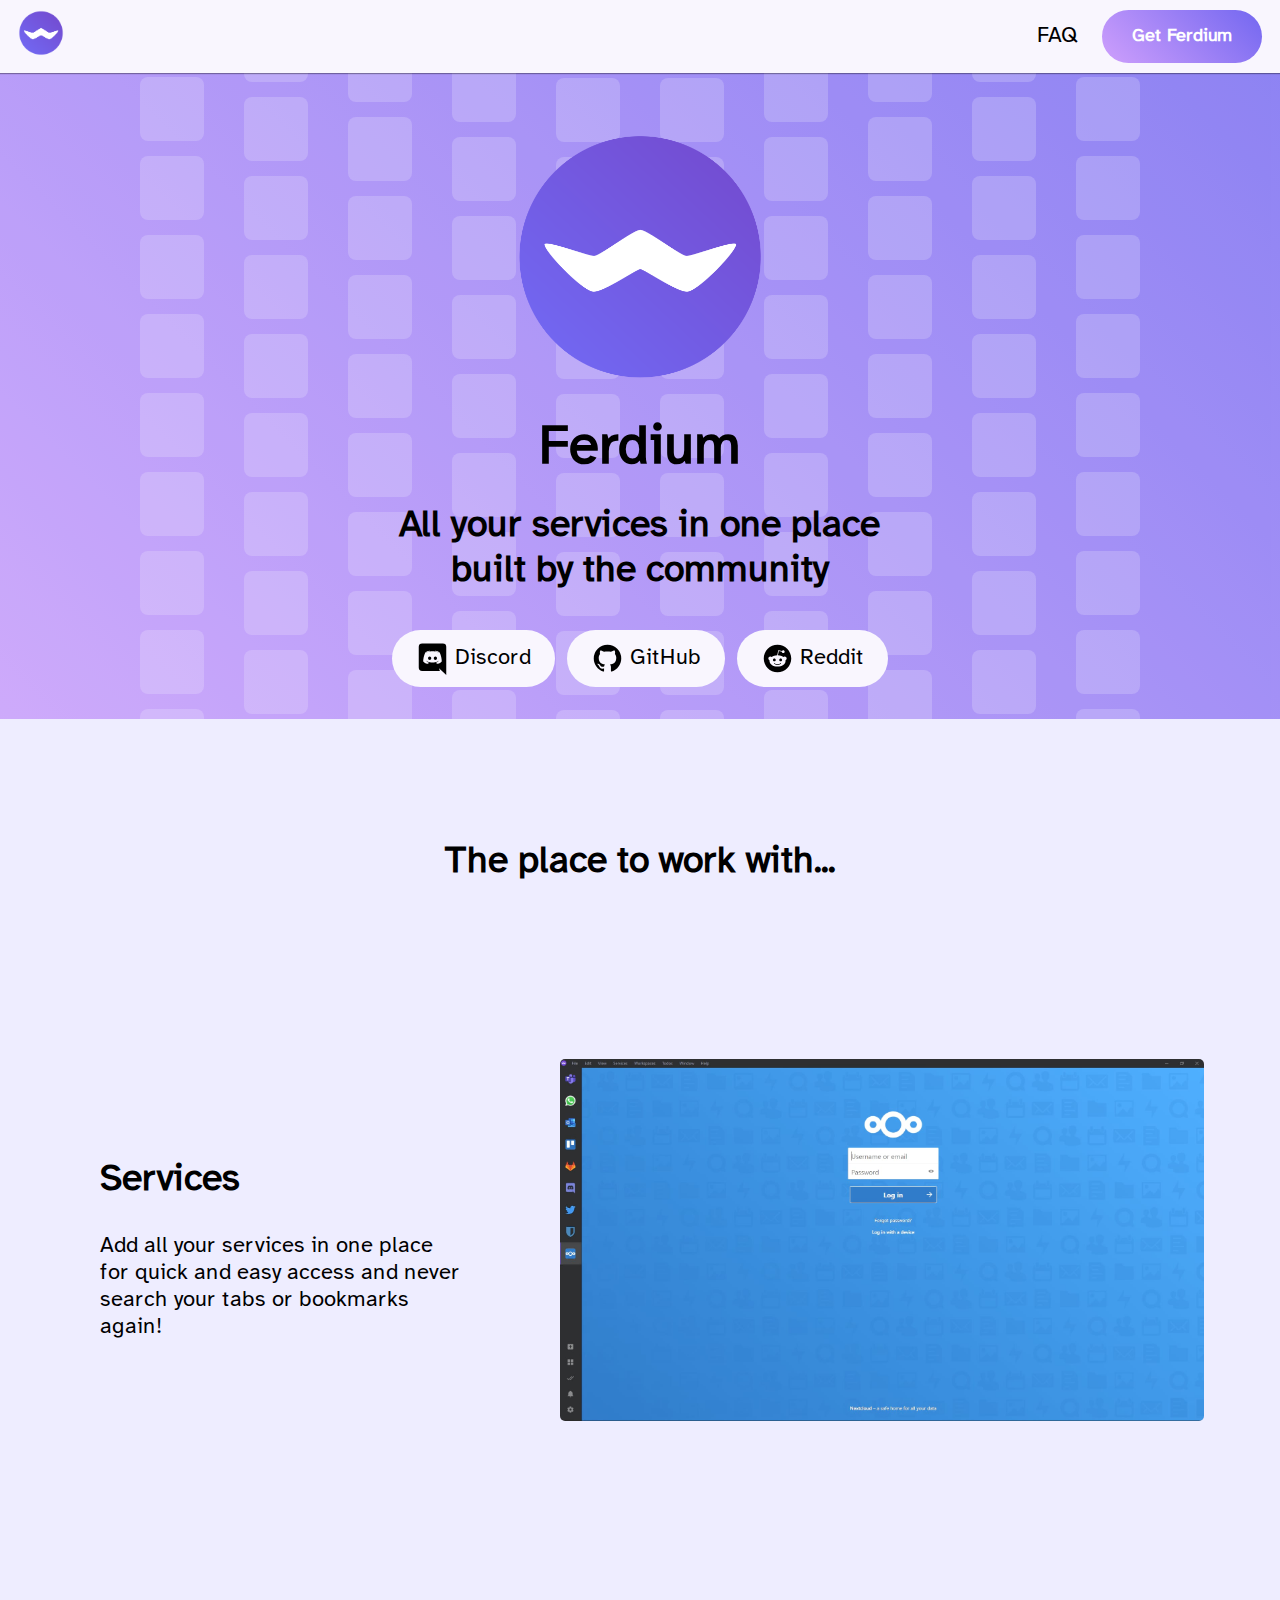
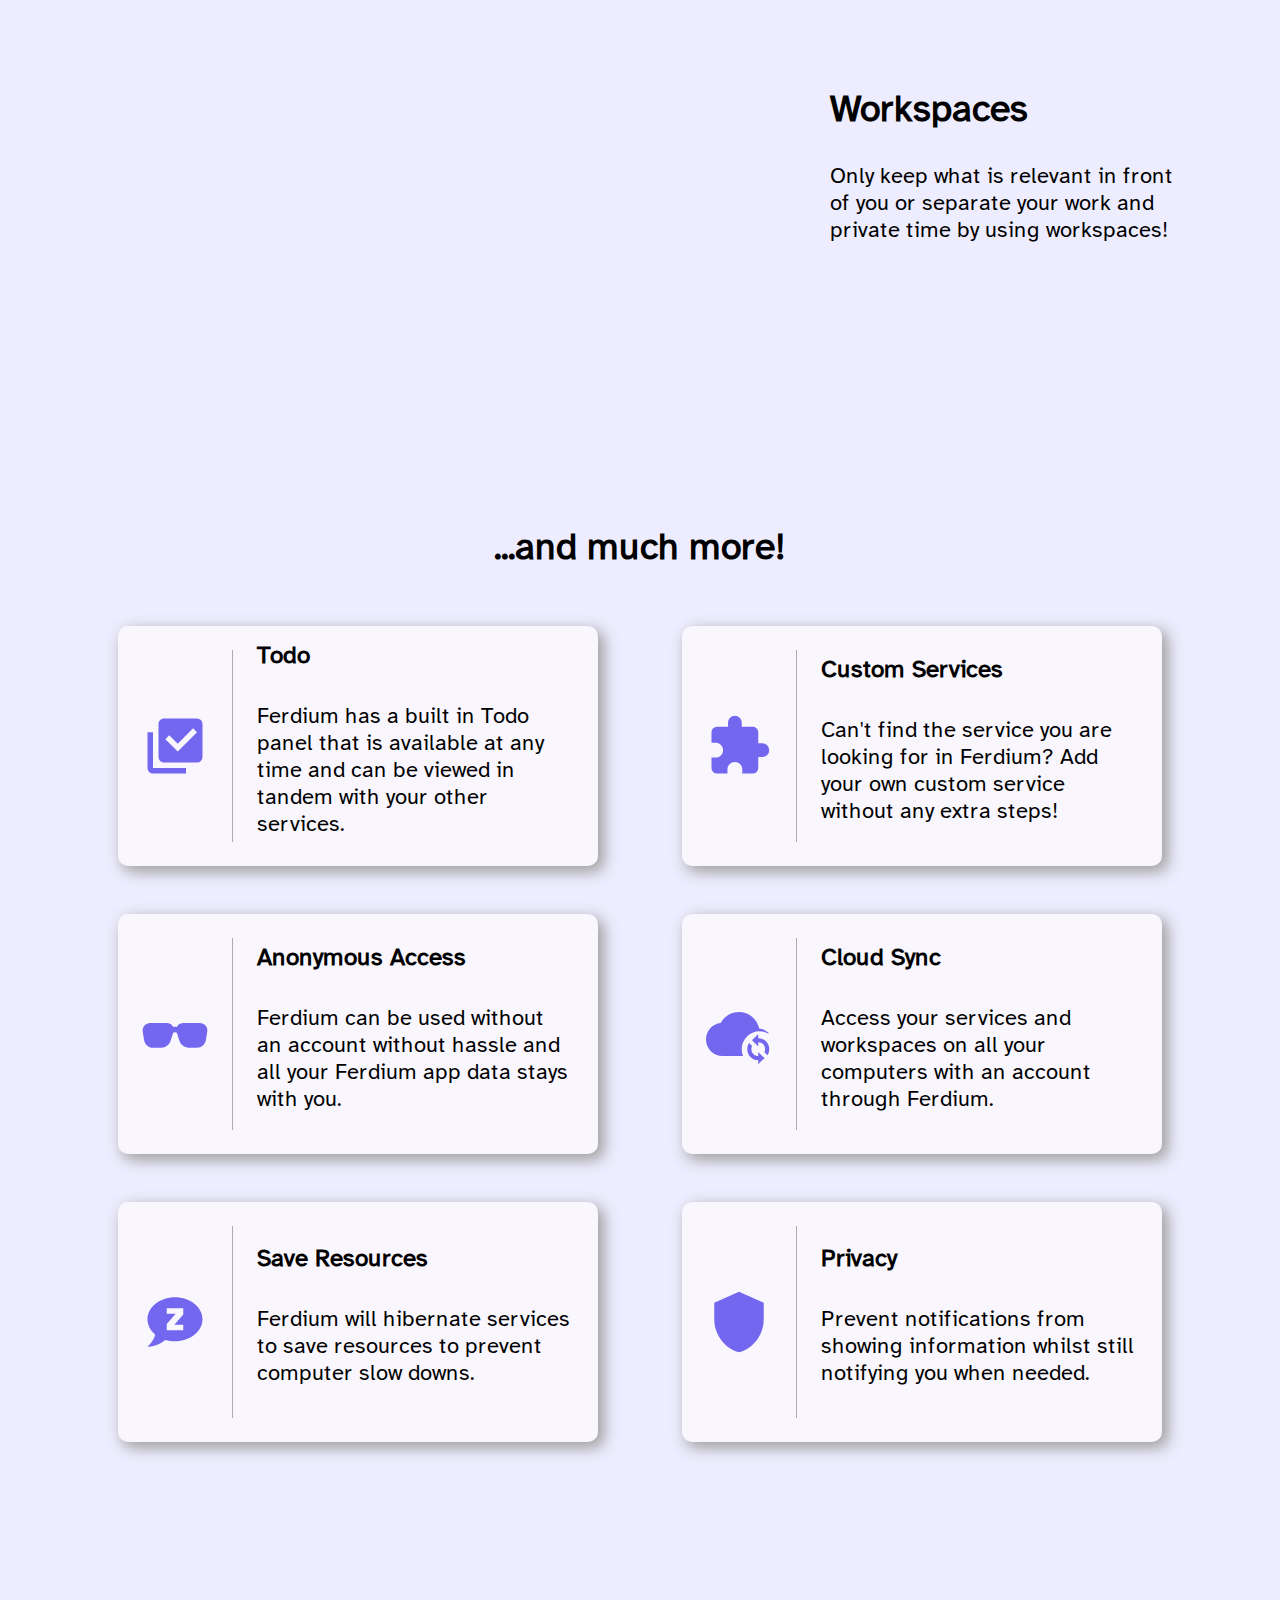
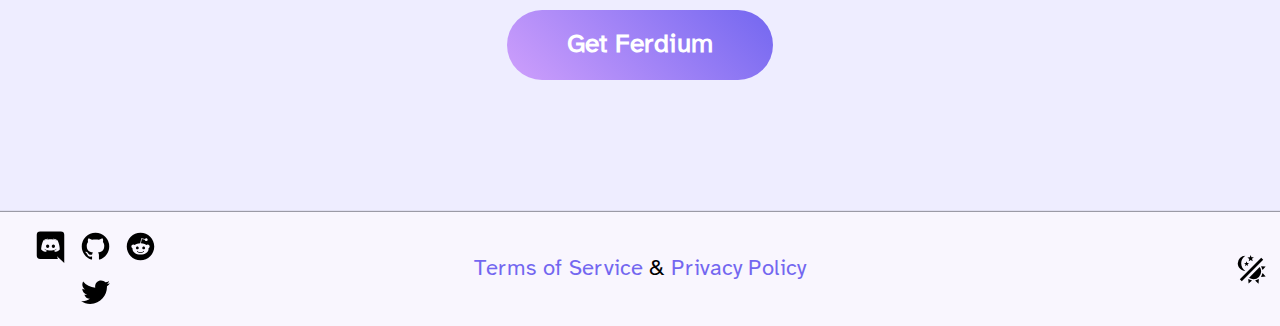
<file: index.html>
<!DOCTYPE html><html><head><meta name="viewport" content="width=device-width"/><meta charSet="utf-8"/><title>Ferdium | The home for all your services</title><meta name="description" content="Introducing a great productivity tool to keep all messaging, productivity, and online services in one place"/><meta name="next-head-count" content="4"/><link rel="preload" href="/_next/static/css/374f40fb42b7cc2e.css" as="style"/><link rel="stylesheet" href="/_next/static/css/374f40fb42b7cc2e.css" data-n-g=""/><link rel="preload" href="/_next/static/css/37007185a80aa774.css" as="style"/><link rel="stylesheet" href="/_next/static/css/37007185a80aa774.css" data-n-p=""/><noscript data-n-css=""></noscript><script defer="" nomodule="" src="/_next/static/chunks/polyfills-5cd94c89d3acac5f.js"></script><script src="/_next/static/chunks/webpack-69bfa6990bb9e155.js" defer=""></script><script src="/_next/static/chunks/framework-fc97f3f1282ce3ed.js" defer=""></script><script src="/_next/static/chunks/main-1452d81522d66bc9.js" defer=""></script><script src="/_next/static/chunks/pages/_app-734e6186b10cd950.js" defer=""></script><script src="/_next/static/chunks/b2e984c5-0b784b7dba96abb4.js" defer=""></script><script src="/_next/static/chunks/161-10cd737b9b960b92.js" defer=""></script><script src="/_next/static/chunks/pages/index-d7637537998b70c6.js" defer=""></script><script src="/_next/static/M2XKtdj67f8Y79y1srzPI/_buildManifest.js" defer=""></script><script src="/_next/static/M2XKtdj67f8Y79y1srzPI/_ssgManifest.js" defer=""></script><script src="/_next/static/M2XKtdj67f8Y79y1srzPI/_middlewareManifest.js" defer=""></script></head><body><div id="__next"><header id="Header_header__Kpax6"><nav id="Header_nav__SMZyC"><a aria-label="Home link" href="/"><div><span style="box-sizing:border-box;display:inline-block;overflow:hidden;width:initial;height:initial;background:none;opacity:1;border:0;margin:0;padding:0;position:relative;max-width:100%"><span style="box-sizing:border-box;display:block;width:initial;height:initial;background:none;opacity:1;border:0;margin:0;padding:0;max-width:100%"><img style="display:block;max-width:100%;width:initial;height:initial;background:none;opacity:1;border:0;margin:0;padding:0" alt="" aria-hidden="true" src="data:image/svg+xml,%3csvg%20xmlns=%27http://www.w3.org/2000/svg%27%20version=%271.1%27%20width=%2746%27%20height=%2746%27/%3e"/></span><img id="Header_logo__q5xpd" alt="" src="[data-uri]" decoding="async" data-nimg="intrinsic" style="position:absolute;top:0;left:0;bottom:0;right:0;box-sizing:border-box;padding:0;border:none;margin:auto;display:block;width:0;height:0;min-width:100%;max-width:100%;min-height:100%;max-height:100%"/><noscript><img id="Header_logo__q5xpd" alt="" srcSet="/_next/static/media/logo.9fc5c374.png 1x, /_next/static/media/logo.9fc5c374.png 2x" src="/_next/static/media/logo.9fc5c374.png" decoding="async" data-nimg="intrinsic" style="position:absolute;top:0;left:0;bottom:0;right:0;box-sizing:border-box;padding:0;border:none;margin:auto;display:block;width:0;height:0;min-width:100%;max-width:100%;min-height:100%;max-height:100%" loading="lazy"/></noscript></span></div></a><div class="Header_links__mnu_q"><a class="Link_neutral__h8btI" href="/faq">FAQ</a><a href="/download"><div class="Button_cta__miivv Button_large__Rfe70"><div>Get Ferdium</div></div></a></div></nav></header><main><div id="Hero_backgroundWrapper__qNcKX"><div id="Background_wrapper__7rdlW"><div id="Background_background__9puS_"><div id="Background_grid__6B_Ja"><div class="Background_square__X09Jq Background_square-0__Swha8 undefined"></div><div class="Background_square__X09Jq Background_square-1__HRxRk undefined"></div><div class="Background_square__X09Jq Background_square-2__ayBAW Background_fade-6__kq_VX"></div><div class="Background_square__X09Jq Background_square-3__nrBKf Background_fade-5__jaCKz"></div><div class="Background_square__X09Jq undefined Background_fade-2__esm9Q"></div><div class="Background_square__X09Jq undefined Background_fade-4__OZaQK"></div><div class="Background_square__X09Jq Background_square-6__fRROa Background_fade-8__91PBZ"></div><div class="Background_square__X09Jq Background_square-7__Jg0_E Background_fade-9__ZNgZL"></div><div class="Background_square__X09Jq Background_square-8__HRLUX Background_fade-5__jaCKz"></div><div class="Background_square__X09Jq Background_square-9__UjMR7 Background_fade-7__HYdee"></div><div class="Background_square__X09Jq Background_square-0__Swha8 undefined"></div><div class="Background_square__X09Jq Background_square-1__HRxRk undefined"></div><div class="Background_square__X09Jq Background_square-2__ayBAW Background_fade-2__esm9Q"></div><div class="Background_square__X09Jq Background_square-3__nrBKf Background_fade-3__gmuFh"></div><div class="Background_square__X09Jq undefined undefined"></div><div class="Background_square__X09Jq undefined Background_fade-5__jaCKz"></div><div class="Background_square__X09Jq Background_square-6__fRROa Background_fade-7__HYdee"></div><div class="Background_square__X09Jq Background_square-7__Jg0_E Background_fade-5__jaCKz"></div><div class="Background_square__X09Jq Background_square-8__HRLUX undefined"></div><div class="Background_square__X09Jq Background_square-9__UjMR7 Background_fade-6__kq_VX"></div><div class="Background_square__X09Jq Background_square-0__Swha8 Background_fade-7__HYdee"></div><div class="Background_square__X09Jq Background_square-1__HRxRk Background_fade-8__91PBZ"></div><div class="Background_square__X09Jq Background_square-2__ayBAW Background_fade-6__kq_VX"></div><div class="Background_square__X09Jq Background_square-3__nrBKf Background_fade-2__esm9Q"></div><div class="Background_square__X09Jq undefined Background_fade-8__91PBZ"></div><div class="Background_square__X09Jq undefined Background_fade-2__esm9Q"></div><div class="Background_square__X09Jq Background_square-6__fRROa Background_fade-7__HYdee"></div><div class="Background_square__X09Jq Background_square-7__Jg0_E undefined"></div><div class="Background_square__X09Jq Background_square-8__HRLUX Background_fade-8__91PBZ"></div><div class="Background_square__X09Jq Background_square-9__UjMR7 Background_fade-4__OZaQK"></div><div class="Background_square__X09Jq Background_square-0__Swha8 Background_fade-9__ZNgZL"></div><div class="Background_square__X09Jq Background_square-1__HRxRk Background_fade-8__91PBZ"></div><div class="Background_square__X09Jq Background_square-2__ayBAW Background_fade-2__esm9Q"></div><div class="Background_square__X09Jq Background_square-3__nrBKf Background_fade-2__esm9Q"></div><div class="Background_square__X09Jq undefined Background_fade-3__gmuFh"></div><div class="Background_square__X09Jq undefined undefined"></div><div class="Background_square__X09Jq Background_square-6__fRROa Background_fade-9__ZNgZL"></div><div class="Background_square__X09Jq Background_square-7__Jg0_E Background_fade-7__HYdee"></div><div class="Background_square__X09Jq Background_square-8__HRLUX undefined"></div><div class="Background_square__X09Jq Background_square-9__UjMR7 Background_fade-8__91PBZ"></div><div class="Background_square__X09Jq Background_square-0__Swha8 Background_fade-8__91PBZ"></div><div class="Background_square__X09Jq Background_square-1__HRxRk Background_fade-9__ZNgZL"></div><div class="Background_square__X09Jq Background_square-2__ayBAW Background_fade-6__kq_VX"></div><div class="Background_square__X09Jq Background_square-3__nrBKf Background_fade-8__91PBZ"></div><div class="Background_square__X09Jq undefined Background_fade-6__kq_VX"></div><div class="Background_square__X09Jq undefined undefined"></div><div class="Background_square__X09Jq Background_square-6__fRROa Background_fade-6__kq_VX"></div><div class="Background_square__X09Jq Background_square-7__Jg0_E Background_fade-3__gmuFh"></div><div class="Background_square__X09Jq Background_square-8__HRLUX Background_fade-3__gmuFh"></div><div class="Background_square__X09Jq Background_square-9__UjMR7 Background_fade-2__esm9Q"></div><div class="Background_square__X09Jq Background_square-0__Swha8 Background_fade-8__91PBZ"></div><div class="Background_square__X09Jq Background_square-1__HRxRk Background_fade-3__gmuFh"></div><div class="Background_square__X09Jq Background_square-2__ayBAW Background_fade-2__esm9Q"></div><div class="Background_square__X09Jq Background_square-3__nrBKf Background_fade-9__ZNgZL"></div><div class="Background_square__X09Jq undefined Background_fade-7__HYdee"></div><div class="Background_square__X09Jq undefined Background_fade-6__kq_VX"></div><div class="Background_square__X09Jq Background_square-6__fRROa Background_fade-3__gmuFh"></div><div class="Background_square__X09Jq Background_square-7__Jg0_E Background_fade-2__esm9Q"></div><div class="Background_square__X09Jq Background_square-8__HRLUX Background_fade-5__jaCKz"></div><div class="Background_square__X09Jq Background_square-9__UjMR7 undefined"></div><div class="Background_square__X09Jq Background_square-0__Swha8 Background_fade-7__HYdee"></div><div class="Background_square__X09Jq Background_square-1__HRxRk Background_fade-7__HYdee"></div><div class="Background_square__X09Jq Background_square-2__ayBAW Background_fade-6__kq_VX"></div><div class="Background_square__X09Jq Background_square-3__nrBKf undefined"></div><div class="Background_square__X09Jq undefined Background_fade-8__91PBZ"></div><div class="Background_square__X09Jq undefined Background_fade-5__jaCKz"></div><div class="Background_square__X09Jq Background_square-6__fRROa Background_fade-8__91PBZ"></div><div class="Background_square__X09Jq Background_square-7__Jg0_E Background_fade-9__ZNgZL"></div><div class="Background_square__X09Jq Background_square-8__HRLUX Background_fade-5__jaCKz"></div><div class="Background_square__X09Jq Background_square-9__UjMR7 Background_fade-6__kq_VX"></div><div class="Background_square__X09Jq Background_square-0__Swha8 Background_fade-2__esm9Q"></div><div class="Background_square__X09Jq Background_square-1__HRxRk Background_fade-6__kq_VX"></div><div class="Background_square__X09Jq Background_square-2__ayBAW Background_fade-8__91PBZ"></div><div class="Background_square__X09Jq Background_square-3__nrBKf Background_fade-7__HYdee"></div><div class="Background_square__X09Jq undefined Background_fade-8__91PBZ"></div><div class="Background_square__X09Jq undefined Background_fade-6__kq_VX"></div><div class="Background_square__X09Jq Background_square-6__fRROa Background_fade-8__91PBZ"></div><div class="Background_square__X09Jq Background_square-7__Jg0_E Background_fade-9__ZNgZL"></div><div class="Background_square__X09Jq Background_square-8__HRLUX Background_fade-8__91PBZ"></div><div class="Background_square__X09Jq Background_square-9__UjMR7 undefined"></div><div class="Background_square__X09Jq Background_square-0__Swha8 Background_fade-9__ZNgZL"></div><div class="Background_square__X09Jq Background_square-1__HRxRk Background_fade-3__gmuFh"></div><div class="Background_square__X09Jq Background_square-2__ayBAW Background_fade-2__esm9Q"></div><div class="Background_square__X09Jq Background_square-3__nrBKf Background_fade-5__jaCKz"></div><div class="Background_square__X09Jq undefined undefined"></div><div class="Background_square__X09Jq undefined Background_fade-7__HYdee"></div><div class="Background_square__X09Jq Background_square-6__fRROa Background_fade-3__gmuFh"></div><div class="Background_square__X09Jq Background_square-7__Jg0_E Background_fade-7__HYdee"></div><div class="Background_square__X09Jq Background_square-8__HRLUX Background_fade-3__gmuFh"></div><div class="Background_square__X09Jq Background_square-9__UjMR7 Background_fade-7__HYdee"></div></div></div></div></div><section class="Section_section__BYVDj"><div style="flex-direction:column" class="Section_content___fVbw Hero_hero__LuKsk Section_wide__MZgDs"><div><span style="box-sizing:border-box;display:inline-block;overflow:hidden;width:initial;height:initial;background:none;opacity:1;border:0;margin:0;padding:0;position:relative;max-width:100%"><span style="box-sizing:border-box;display:block;width:initial;height:initial;background:none;opacity:1;border:0;margin:0;padding:0;max-width:100%"><img style="display:block;max-width:100%;width:initial;height:initial;background:none;opacity:1;border:0;margin:0;padding:0" alt="" aria-hidden="true" src="data:image/svg+xml,%3csvg%20xmlns=%27http://www.w3.org/2000/svg%27%20version=%271.1%27%20width=%27256%27%20height=%27256%27/%3e"/></span><img id="Hero_logo__bmWgD" alt="" src="[data-uri]" decoding="async" data-nimg="intrinsic" style="position:absolute;top:0;left:0;bottom:0;right:0;box-sizing:border-box;padding:0;border:none;margin:auto;display:block;width:0;height:0;min-width:100%;max-width:100%;min-height:100%;max-height:100%"/><noscript><img id="Hero_logo__bmWgD" alt="" srcSet="/_next/static/media/logo.9fc5c374.png 1x, /_next/static/media/logo.9fc5c374.png 2x" src="/_next/static/media/logo.9fc5c374.png" decoding="async" data-nimg="intrinsic" style="position:absolute;top:0;left:0;bottom:0;right:0;box-sizing:border-box;padding:0;border:none;margin:auto;display:block;width:0;height:0;min-width:100%;max-width:100%;min-height:100%;max-height:100%" loading="lazy"/></noscript></span></div><h1>Ferdium</h1><h2 id="Hero_subtitle__AX5ep">All your services in one place<!-- --><br/> built by the community<!-- --></h2><div class="CommunityLinks_links__E6F4L"><a href="https://discord.gg/jVv4Qns8pP" target="_blank" rel="noreferrer noopener" class="ExternalLink_neutral__H3BU1"><div class="Button_base__r2Zz5"><div class="Button_prefix__XgS2V"><div style="display:flex;justify-content:center;align-content:center"><svg viewBox="0 0 24 24" style="margin:auto;width:1.5rem;height:1.5rem" role="presentation"><path d="M22,24L16.75,19L17.38,21H4.5A2.5,2.5 0 0,1 2,18.5V3.5A2.5,2.5 0 0,1 4.5,1H19.5A2.5,2.5 0 0,1 22,3.5V24M12,6.8C9.32,6.8 7.44,7.95 7.44,7.95C8.47,7.03 10.27,6.5 10.27,6.5L10.1,6.33C8.41,6.36 6.88,7.53 6.88,7.53C5.16,11.12 5.27,14.22 5.27,14.22C6.67,16.03 8.75,15.9 8.75,15.9L9.46,15C8.21,14.73 7.42,13.62 7.42,13.62C7.42,13.62 9.3,14.9 12,14.9C14.7,14.9 16.58,13.62 16.58,13.62C16.58,13.62 15.79,14.73 14.54,15L15.25,15.9C15.25,15.9 17.33,16.03 18.73,14.22C18.73,14.22 18.84,11.12 17.12,7.53C17.12,7.53 15.59,6.36 13.9,6.33L13.73,6.5C13.73,6.5 15.53,7.03 16.56,7.95C16.56,7.95 14.68,6.8 12,6.8M9.93,10.59C10.58,10.59 11.11,11.16 11.1,11.86C11.1,12.55 10.58,13.13 9.93,13.13C9.29,13.13 8.77,12.55 8.77,11.86C8.77,11.16 9.28,10.59 9.93,10.59M14.1,10.59C14.75,10.59 15.27,11.16 15.27,11.86C15.27,12.55 14.75,13.13 14.1,13.13C13.46,13.13 12.94,12.55 12.94,11.86C12.94,11.16 13.45,10.59 14.1,10.59Z" style="fill:currentColor"></path></svg></div></div><div>Discord</div></div></a><a href="https://github.com/ferdium/ferdium-app" target="_blank" rel="noreferrer noopener" class="ExternalLink_neutral__H3BU1"><div class="Button_base__r2Zz5"><div class="Button_prefix__XgS2V"><div style="display:flex;justify-content:center;align-content:center"><svg viewBox="0 0 24 24" style="margin:auto;width:1.5rem;height:1.5rem" role="presentation"><path d="M12,2A10,10 0 0,0 2,12C2,16.42 4.87,20.17 8.84,21.5C9.34,21.58 9.5,21.27 9.5,21C9.5,20.77 9.5,20.14 9.5,19.31C6.73,19.91 6.14,17.97 6.14,17.97C5.68,16.81 5.03,16.5 5.03,16.5C4.12,15.88 5.1,15.9 5.1,15.9C6.1,15.97 6.63,16.93 6.63,16.93C7.5,18.45 8.97,18 9.54,17.76C9.63,17.11 9.89,16.67 10.17,16.42C7.95,16.17 5.62,15.31 5.62,11.5C5.62,10.39 6,9.5 6.65,8.79C6.55,8.54 6.2,7.5 6.75,6.15C6.75,6.15 7.59,5.88 9.5,7.17C10.29,6.95 11.15,6.84 12,6.84C12.85,6.84 13.71,6.95 14.5,7.17C16.41,5.88 17.25,6.15 17.25,6.15C17.8,7.5 17.45,8.54 17.35,8.79C18,9.5 18.38,10.39 18.38,11.5C18.38,15.32 16.04,16.16 13.81,16.41C14.17,16.72 14.5,17.33 14.5,18.26C14.5,19.6 14.5,20.68 14.5,21C14.5,21.27 14.66,21.59 15.17,21.5C19.14,20.16 22,16.42 22,12A10,10 0 0,0 12,2Z" style="fill:currentColor"></path></svg></div></div><div>GitHub</div></div></a><a href="https://www.reddit.com/r/ferdium" target="_blank" rel="noreferrer noopener" class="ExternalLink_neutral__H3BU1"><div class="Button_base__r2Zz5"><div class="Button_prefix__XgS2V"><div style="display:flex;justify-content:center;align-content:center"><svg viewBox="0 0 24 24" style="margin:auto;width:1.5rem;height:1.5rem" role="presentation"><path d="M14.5 15.41C14.58 15.5 14.58 15.69 14.5 15.8C13.77 16.5 12.41 16.56 12 16.56C11.61 16.56 10.25 16.5 9.54 15.8C9.44 15.69 9.44 15.5 9.54 15.41C9.65 15.31 9.82 15.31 9.92 15.41C10.38 15.87 11.33 16 12 16C12.69 16 13.66 15.87 14.1 15.41C14.21 15.31 14.38 15.31 14.5 15.41M10.75 13.04C10.75 12.47 10.28 12 9.71 12C9.14 12 8.67 12.47 8.67 13.04C8.67 13.61 9.14 14.09 9.71 14.08C10.28 14.08 10.75 13.61 10.75 13.04M14.29 12C13.72 12 13.25 12.5 13.25 13.05S13.72 14.09 14.29 14.09C14.86 14.09 15.33 13.61 15.33 13.05C15.33 12.5 14.86 12 14.29 12M22 12C22 17.5 17.5 22 12 22S2 17.5 2 12C2 6.5 6.5 2 12 2S22 6.5 22 12M18.67 12C18.67 11.19 18 10.54 17.22 10.54C16.82 10.54 16.46 10.7 16.2 10.95C15.2 10.23 13.83 9.77 12.3 9.71L12.97 6.58L15.14 7.05C15.16 7.6 15.62 8.04 16.18 8.04C16.75 8.04 17.22 7.57 17.22 7C17.22 6.43 16.75 5.96 16.18 5.96C15.77 5.96 15.41 6.2 15.25 6.55L12.82 6.03C12.75 6 12.68 6.03 12.63 6.07C12.57 6.11 12.54 6.17 12.53 6.24L11.79 9.72C10.24 9.77 8.84 10.23 7.82 10.96C7.56 10.71 7.2 10.56 6.81 10.56C6 10.56 5.35 11.21 5.35 12C5.35 12.61 5.71 13.11 6.21 13.34C6.19 13.5 6.18 13.62 6.18 13.78C6.18 16 8.79 17.85 12 17.85C15.23 17.85 17.85 16.03 17.85 13.78C17.85 13.64 17.84 13.5 17.81 13.34C18.31 13.11 18.67 12.6 18.67 12Z" style="fill:currentColor"></path></svg></div></div><div>Reddit</div></div></a></div></div></section><section class="Section_section__BYVDj"><div style="flex-direction:column" class="Section_content___fVbw  Section_wide__MZgDs"><div><h2>The place to work with... </h2></div></div></section><section class="Section_section__BYVDj"><div style="flex-direction:row" class="Section_content___fVbw  Section_wide__MZgDs"><div class="Home_description__FGcub"><h2>Services</h2><p>Add all your services in one place for quick and easy access and never search your tabs or bookmarks again!</p></div><div class="Home_image__4go3H"><span style="box-sizing:border-box;display:inline-block;overflow:hidden;width:initial;height:initial;background:none;opacity:1;border:0;margin:0;padding:0;position:relative;max-width:100%"><span style="box-sizing:border-box;display:block;width:initial;height:initial;background:none;opacity:1;border:0;margin:0;padding:0;max-width:100%"><img style="display:block;max-width:100%;width:initial;height:initial;background:none;opacity:1;border:0;margin:0;padding:0" alt="" aria-hidden="true" src="data:image/svg+xml,%3csvg%20xmlns=%27http://www.w3.org/2000/svg%27%20version=%271.1%27%20width=%271916%27%20height=%271077%27/%3e"/></span><img alt="The Ferdium app displaying web services as icons on a sidebar to the left." src="[data-uri]" decoding="async" data-nimg="intrinsic" style="position:absolute;top:0;left:0;bottom:0;right:0;box-sizing:border-box;padding:0;border:none;margin:auto;display:block;width:0;height:0;min-width:100%;max-width:100%;min-height:100%;max-height:100%"/><noscript><img alt="The Ferdium app displaying web services as icons on a sidebar to the left." src="/_next/static/media/General.95cb3d9b.jpg" decoding="async" data-nimg="intrinsic" style="position:absolute;top:0;left:0;bottom:0;right:0;box-sizing:border-box;padding:0;border:none;margin:auto;display:block;width:0;height:0;min-width:100%;max-width:100%;min-height:100%;max-height:100%" loading="lazy"/></noscript></span></div></div></section><section class="Section_section__BYVDj"><div style="flex-direction:row" class="Section_content___fVbw  Section_wide__MZgDs"><div class="Home_image__4go3H"><span style="box-sizing:border-box;display:inline-block;overflow:hidden;width:initial;height:initial;background:none;opacity:1;border:0;margin:0;padding:0;position:relative;max-width:100%"><span style="box-sizing:border-box;display:block;width:initial;height:initial;background:none;opacity:1;border:0;margin:0;padding:0;max-width:100%"><img style="display:block;max-width:100%;width:initial;height:initial;background:none;opacity:1;border:0;margin:0;padding:0" alt="" aria-hidden="true" src="data:image/svg+xml,%3csvg%20xmlns=%27http://www.w3.org/2000/svg%27%20version=%271.1%27%20width=%271916%27%20height=%271077%27/%3e"/></span><img alt="A drawer menu has opened on the left side of the app revealing the option tho choose between workspaces" src="[data-uri]" decoding="async" data-nimg="intrinsic" style="position:absolute;top:0;left:0;bottom:0;right:0;box-sizing:border-box;padding:0;border:none;margin:auto;display:block;width:0;height:0;min-width:100%;max-width:100%;min-height:100%;max-height:100%"/><noscript><img alt="A drawer menu has opened on the left side of the app revealing the option tho choose between workspaces" src="/_next/static/media/Workspaces.a23418e6.jpg" decoding="async" data-nimg="intrinsic" style="position:absolute;top:0;left:0;bottom:0;right:0;box-sizing:border-box;padding:0;border:none;margin:auto;display:block;width:0;height:0;min-width:100%;max-width:100%;min-height:100%;max-height:100%" loading="lazy"/></noscript></span></div><div class="Home_description__FGcub"><h2>Workspaces</h2><p>Only keep what is relevant in front of you or separate your work and private time by using workspaces!<!-- --> <!-- --></p></div></div></section><section class="Section_section__BYVDj"><div style="flex-direction:column" class="Section_content___fVbw  Section_wide__MZgDs"><div><h2>...and much more!</h2></div><div class="CardGrid_cards__tVgnX"><div class="CardGrid_cardWrapper__T9kzl"><div class="Card_card__MdBWe"><div class="Card_icon__9z93v"><div style="display:flex;justify-content:center;align-content:center"><svg viewBox="0 0 24 24" style="margin:auto;width:3rem;height:3rem" role="presentation"><path d="M22,16A2,2 0 0,1 20,18H8C6.89,18 6,17.1 6,16V4C6,2.89 6.89,2 8,2H20A2,2 0 0,1 22,4V16M16,20V22H4A2,2 0 0,1 2,20V7H4V20H16M13,14L20,7L18.59,5.59L13,11.17L9.91,8.09L8.5,9.5L13,14Z" style="fill:#7367f0"></path></svg></div></div><div class="Card_content__xkw4Q"> <!-- --><h3>Todo</h3><p>Ferdium has a built in Todo panel that is available at any time and can be viewed in tandem with your other services.</p></div></div></div><div class="CardGrid_cardWrapper__T9kzl"><div class="Card_card__MdBWe"><div class="Card_icon__9z93v"><div style="display:flex;justify-content:center;align-content:center"><svg viewBox="0 0 24 24" style="margin:auto;width:3rem;height:3rem" role="presentation"><path d="M20.5,11H19V7C19,5.89 18.1,5 17,5H13V3.5A2.5,2.5 0 0,0 10.5,1A2.5,2.5 0 0,0 8,3.5V5H4A2,2 0 0,0 2,7V10.8H3.5C5,10.8 6.2,12 6.2,13.5C6.2,15 5,16.2 3.5,16.2H2V20A2,2 0 0,0 4,22H7.8V20.5C7.8,19 9,17.8 10.5,17.8C12,17.8 13.2,19 13.2,20.5V22H17A2,2 0 0,0 19,20V16H20.5A2.5,2.5 0 0,0 23,13.5A2.5,2.5 0 0,0 20.5,11Z" style="fill:#7367f0"></path></svg></div></div><div class="Card_content__xkw4Q"> <!-- --><h3>Custom Services</h3><p>Can&#x27;t find the service you are looking for in Ferdium? Add your own custom service without any extra steps!</p></div></div></div><div class="CardGrid_cardWrapper__T9kzl"><div class="Card_card__MdBWe"><div class="Card_icon__9z93v"><div style="display:flex;justify-content:center;align-content:center"><svg viewBox="0 0 24 24" style="margin:auto;width:3rem;height:3rem" role="presentation"><path d="M7,17H4C2.38,17 0.96,15.74 0.76,14.14L0.26,11.15C0.15,10.3 0.39,9.5 0.91,8.92C1.43,8.34 2.19,8 3,8H9C9.83,8 10.58,8.35 11.06,8.96C11.17,9.11 11.27,9.27 11.35,9.45C11.78,9.36 12.22,9.36 12.64,9.45C12.72,9.27 12.82,9.11 12.94,8.96C13.41,8.35 14.16,8 15,8H21C21.81,8 22.57,8.34 23.09,8.92C23.6,9.5 23.84,10.3 23.74,11.11L23.23,14.18C23.04,15.74 21.61,17 20,17H17C15.44,17 13.92,15.81 13.54,14.3L12.64,11.59C12.26,11.31 11.73,11.31 11.35,11.59L10.43,14.37C10.07,15.82 8.56,17 7,17Z" style="fill:#7367f0"></path></svg></div></div><div class="Card_content__xkw4Q"> <!-- --><h3>Anonymous Access</h3><p>Ferdium can be used without an account without hassle and all your Ferdium app data stays with you.</p></div></div></div><div class="CardGrid_cardWrapper__T9kzl"><div class="Card_card__MdBWe"><div class="Card_icon__9z93v"><div style="display:flex;justify-content:center;align-content:center"><svg viewBox="0 0 24 24" style="margin:auto;width:3rem;height:3rem" role="presentation"><path d="M19 12V13.5C21.21 13.5 23 15.29 23 17.5C23 18.32 22.75 19.08 22.33 19.71L21.24 18.62C21.41 18.28 21.5 17.9 21.5 17.5C21.5 16.12 20.38 15 19 15V16.5L16.75 14.25L16.72 14.22C16.78 14.17 16.85 14.13 19 12M19 23V21.5C16.79 21.5 15 19.71 15 17.5C15 16.68 15.25 15.92 15.67 15.29L16.76 16.38C16.59 16.72 16.5 17.1 16.5 17.5C16.5 18.88 17.62 20 19 20V18.5L21.25 20.75L21.28 20.78C21.22 20.83 21.15 20.87 19 23M13 17.5C13 13.91 15.91 11 19.5 11C20.78 11 21.97 11.38 23 12C22.13 10.9 20.84 10.14 19.35 10.03C18.67 6.59 15.64 4 12 4C9.11 4 6.6 5.64 5.35 8.03C2.34 8.36 0 10.9 0 14C0 17.31 2.69 20 6 20H13.5C13.18 19.23 13 18.39 13 17.5Z" style="fill:#7367f0"></path></svg></div></div><div class="Card_content__xkw4Q"> <!-- --><h3>Cloud Sync</h3><p>Access your services and workspaces on all your computers with an account through Ferdium.</p></div></div></div><div class="CardGrid_cardWrapper__T9kzl"><div class="Card_card__MdBWe"><div class="Card_icon__9z93v"><div style="display:flex;justify-content:center;align-content:center"><svg viewBox="0 0 24 24" style="margin:auto;width:3rem;height:3rem" role="presentation"><path d="M12 3C6.5 3 2 6.58 2 11C2 13.13 3.05 15.07 4.75 16.5C4.7 17.1 4.33 18.67 2 21C2 21 5.55 21 8.47 18.5C9.57 18.82 10.76 19 12 19C17.5 19 22 15.42 22 11S17.5 3 12 3M15 9.3L11.76 13H15V15H9V12.7L12.24 9H9V7H15V9.3Z" style="fill:#7367f0"></path></svg></div></div><div class="Card_content__xkw4Q"> <!-- --><h3>Save Resources</h3><p>Ferdium will hibernate services to save resources to prevent computer slow downs.</p></div></div></div><div class="CardGrid_cardWrapper__T9kzl"><div class="Card_card__MdBWe"><div class="Card_icon__9z93v"><div style="display:flex;justify-content:center;align-content:center"><svg viewBox="0 0 24 24" style="margin:auto;width:3rem;height:3rem" role="presentation"><path d="M12,1L3,5V11C3,16.55 6.84,21.74 12,23C17.16,21.74 21,16.55 21,11V5L12,1Z" style="fill:#7367f0"></path></svg></div></div><div class="Card_content__xkw4Q"> <!-- --><h3>Privacy</h3><p>Prevent notifications from showing information whilst still notifying you when needed.</p></div></div></div></div></div></section><section class="Section_section__BYVDj"><div style="flex-direction:column" class="Section_content___fVbw "><a href="/download"><div class="Button_cta__miivv Button_huge__E9Rvs"><div>Get Ferdium</div></div></a></div></section></main><footer id="Footer_footer__Ksopt"><div class="Footer_links__W8RrQ"><div class="CommunityLinks_links__E6F4L"><a href="https://discord.gg/jVv4Qns8pP" target="_blank" rel="noreferrer noopener" aria-label="Discord link" class="ExternalLink_neutral__H3BU1"><div style="display:flex;justify-content:center;align-content:center"><svg viewBox="0 0 24 24" style="margin:auto;width:1.5rem;height:1.5rem" role="presentation"><path d="M22,24L16.75,19L17.38,21H4.5A2.5,2.5 0 0,1 2,18.5V3.5A2.5,2.5 0 0,1 4.5,1H19.5A2.5,2.5 0 0,1 22,3.5V24M12,6.8C9.32,6.8 7.44,7.95 7.44,7.95C8.47,7.03 10.27,6.5 10.27,6.5L10.1,6.33C8.41,6.36 6.88,7.53 6.88,7.53C5.16,11.12 5.27,14.22 5.27,14.22C6.67,16.03 8.75,15.9 8.75,15.9L9.46,15C8.21,14.73 7.42,13.62 7.42,13.62C7.42,13.62 9.3,14.9 12,14.9C14.7,14.9 16.58,13.62 16.58,13.62C16.58,13.62 15.79,14.73 14.54,15L15.25,15.9C15.25,15.9 17.33,16.03 18.73,14.22C18.73,14.22 18.84,11.12 17.12,7.53C17.12,7.53 15.59,6.36 13.9,6.33L13.73,6.5C13.73,6.5 15.53,7.03 16.56,7.95C16.56,7.95 14.68,6.8 12,6.8M9.93,10.59C10.58,10.59 11.11,11.16 11.1,11.86C11.1,12.55 10.58,13.13 9.93,13.13C9.29,13.13 8.77,12.55 8.77,11.86C8.77,11.16 9.28,10.59 9.93,10.59M14.1,10.59C14.75,10.59 15.27,11.16 15.27,11.86C15.27,12.55 14.75,13.13 14.1,13.13C13.46,13.13 12.94,12.55 12.94,11.86C12.94,11.16 13.45,10.59 14.1,10.59Z" style="fill:currentColor"></path></svg></div></a><a href="https://github.com/ferdium/ferdium-app" target="_blank" rel="noreferrer noopener" aria-label="GitHub link" class="ExternalLink_neutral__H3BU1"><div style="display:flex;justify-content:center;align-content:center"><svg viewBox="0 0 24 24" style="margin:auto;width:1.5rem;height:1.5rem" role="presentation"><path d="M12,2A10,10 0 0,0 2,12C2,16.42 4.87,20.17 8.84,21.5C9.34,21.58 9.5,21.27 9.5,21C9.5,20.77 9.5,20.14 9.5,19.31C6.73,19.91 6.14,17.97 6.14,17.97C5.68,16.81 5.03,16.5 5.03,16.5C4.12,15.88 5.1,15.9 5.1,15.9C6.1,15.97 6.63,16.93 6.63,16.93C7.5,18.45 8.97,18 9.54,17.76C9.63,17.11 9.89,16.67 10.17,16.42C7.95,16.17 5.62,15.31 5.62,11.5C5.62,10.39 6,9.5 6.65,8.79C6.55,8.54 6.2,7.5 6.75,6.15C6.75,6.15 7.59,5.88 9.5,7.17C10.29,6.95 11.15,6.84 12,6.84C12.85,6.84 13.71,6.95 14.5,7.17C16.41,5.88 17.25,6.15 17.25,6.15C17.8,7.5 17.45,8.54 17.35,8.79C18,9.5 18.38,10.39 18.38,11.5C18.38,15.32 16.04,16.16 13.81,16.41C14.17,16.72 14.5,17.33 14.5,18.26C14.5,19.6 14.5,20.68 14.5,21C14.5,21.27 14.66,21.59 15.17,21.5C19.14,20.16 22,16.42 22,12A10,10 0 0,0 12,2Z" style="fill:currentColor"></path></svg></div></a><a href="https://www.reddit.com/r/ferdium" target="_blank" rel="noreferrer noopener" aria-label="Reddit link" class="ExternalLink_neutral__H3BU1"><div style="display:flex;justify-content:center;align-content:center"><svg viewBox="0 0 24 24" style="margin:auto;width:1.5rem;height:1.5rem" role="presentation"><path d="M14.5 15.41C14.58 15.5 14.58 15.69 14.5 15.8C13.77 16.5 12.41 16.56 12 16.56C11.61 16.56 10.25 16.5 9.54 15.8C9.44 15.69 9.44 15.5 9.54 15.41C9.65 15.31 9.82 15.31 9.92 15.41C10.38 15.87 11.33 16 12 16C12.69 16 13.66 15.87 14.1 15.41C14.21 15.31 14.38 15.31 14.5 15.41M10.75 13.04C10.75 12.47 10.28 12 9.71 12C9.14 12 8.67 12.47 8.67 13.04C8.67 13.61 9.14 14.09 9.71 14.08C10.28 14.08 10.75 13.61 10.75 13.04M14.29 12C13.72 12 13.25 12.5 13.25 13.05S13.72 14.09 14.29 14.09C14.86 14.09 15.33 13.61 15.33 13.05C15.33 12.5 14.86 12 14.29 12M22 12C22 17.5 17.5 22 12 22S2 17.5 2 12C2 6.5 6.5 2 12 2S22 6.5 22 12M18.67 12C18.67 11.19 18 10.54 17.22 10.54C16.82 10.54 16.46 10.7 16.2 10.95C15.2 10.23 13.83 9.77 12.3 9.71L12.97 6.58L15.14 7.05C15.16 7.6 15.62 8.04 16.18 8.04C16.75 8.04 17.22 7.57 17.22 7C17.22 6.43 16.75 5.96 16.18 5.96C15.77 5.96 15.41 6.2 15.25 6.55L12.82 6.03C12.75 6 12.68 6.03 12.63 6.07C12.57 6.11 12.54 6.17 12.53 6.24L11.79 9.72C10.24 9.77 8.84 10.23 7.82 10.96C7.56 10.71 7.2 10.56 6.81 10.56C6 10.56 5.35 11.21 5.35 12C5.35 12.61 5.71 13.11 6.21 13.34C6.19 13.5 6.18 13.62 6.18 13.78C6.18 16 8.79 17.85 12 17.85C15.23 17.85 17.85 16.03 17.85 13.78C17.85 13.64 17.84 13.5 17.81 13.34C18.31 13.11 18.67 12.6 18.67 12Z" style="fill:currentColor"></path></svg></div></a><a href="https://twitter.com/ferdiumteam" target="_blank" rel="noreferrer noopener" aria-label="Twitter link" class="ExternalLink_neutral__H3BU1"><div style="display:flex;justify-content:center;align-content:center"><svg viewBox="0 0 24 24" style="margin:auto;width:1.5rem;height:1.5rem" role="presentation"><path d="M22.46,6C21.69,6.35 20.86,6.58 20,6.69C20.88,6.16 21.56,5.32 21.88,4.31C21.05,4.81 20.13,5.16 19.16,5.36C18.37,4.5 17.26,4 16,4C13.65,4 11.73,5.92 11.73,8.29C11.73,8.63 11.77,8.96 11.84,9.27C8.28,9.09 5.11,7.38 3,4.79C2.63,5.42 2.42,6.16 2.42,6.94C2.42,8.43 3.17,9.75 4.33,10.5C3.62,10.5 2.96,10.3 2.38,10C2.38,10 2.38,10 2.38,10.03C2.38,12.11 3.86,13.85 5.82,14.24C5.46,14.34 5.08,14.39 4.69,14.39C4.42,14.39 4.15,14.36 3.89,14.31C4.43,16 6,17.26 7.89,17.29C6.43,18.45 4.58,19.13 2.56,19.13C2.22,19.13 1.88,19.11 1.54,19.07C3.44,20.29 5.7,21 8.12,21C16,21 20.33,14.46 20.33,8.79C20.33,8.6 20.33,8.42 20.32,8.23C21.16,7.63 21.88,6.87 22.46,6Z" style="fill:currentColor"></path></svg></div></a></div></div><div class="Footer_legal__5lBiC"><a href="/terms-of-service">Terms of Service</a><div> &amp; </div><a href="/privacy-policy">Privacy Policy</a></div><div class="Footer_darkmode__tYgMA"><button class="Button_base__r2Zz5 Button_icon__CdeUa" aria-label="Switch theme"><div><div style="display:flex;justify-content:center;align-content:center"><svg viewBox="0 0 24 24" style="margin:auto;width:1.5rem;height:1.5rem" role="presentation"><path d="M7.5,2C5.71,3.15 4.5,5.18 4.5,7.5C4.5,9.82 5.71,11.85 7.53,13C4.46,13 2,10.54 2,7.5A5.5,5.5 0 0,1 7.5,2M19.07,3.5L20.5,4.93L4.93,20.5L3.5,19.07L19.07,3.5M12.89,5.93L11.41,5L9.97,6L10.39,4.3L9,3.24L10.75,3.12L11.33,1.47L12,3.1L13.73,3.13L12.38,4.26L12.89,5.93M9.59,9.54L8.43,8.81L7.31,9.59L7.65,8.27L6.56,7.44L7.92,7.35L8.37,6.06L8.88,7.33L10.24,7.36L9.19,8.23L9.59,9.54M19,13.5A5.5,5.5 0 0,1 13.5,19C12.28,19 11.15,18.6 10.24,17.93L17.93,10.24C18.6,11.15 19,12.28 19,13.5M14.6,20.08L17.37,18.93L17.13,22.28L14.6,20.08M18.93,17.38L20.08,14.61L22.28,17.15L18.93,17.38M20.08,12.42L18.94,9.64L22.28,9.88L20.08,12.42M9.63,18.93L12.4,20.08L9.87,22.27L9.63,18.93Z" style="fill:currentColor"></path></svg></div></div></button></div></footer></div><script id="__NEXT_DATA__" type="application/json">{"props":{"pageProps":{}},"page":"/","query":{},"buildId":"M2XKtdj67f8Y79y1srzPI","nextExport":true,"autoExport":true,"isFallback":false,"scriptLoader":[]}</script></body></html>
</file>
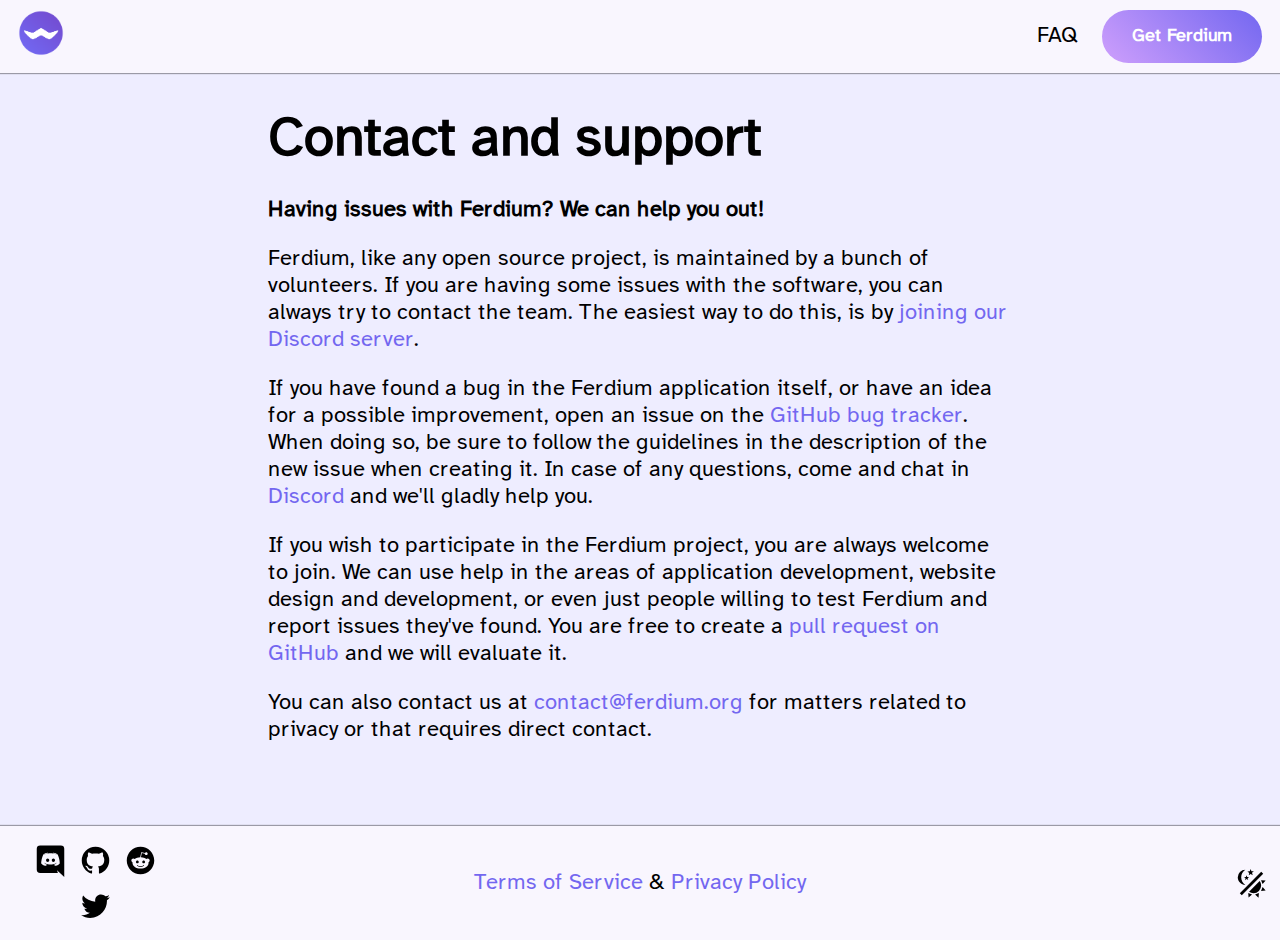
<file: contact.html>
<!DOCTYPE html><html><head><meta name="viewport" content="width=device-width"/><meta charSet="utf-8"/><title>Ferdium | Contact and support</title><meta name="description" content="Introducing a great productivity tool to keep all messaging, productivity, and online services in one place"/><meta name="next-head-count" content="4"/><link rel="preload" href="/_next/static/css/374f40fb42b7cc2e.css" as="style"/><link rel="stylesheet" href="/_next/static/css/374f40fb42b7cc2e.css" data-n-g=""/><link rel="preload" href="/_next/static/css/26c379f00f9d1f3f.css" as="style"/><link rel="stylesheet" href="/_next/static/css/26c379f00f9d1f3f.css" data-n-p=""/><noscript data-n-css=""></noscript><script defer="" nomodule="" src="/_next/static/chunks/polyfills-5cd94c89d3acac5f.js"></script><script src="/_next/static/chunks/webpack-69bfa6990bb9e155.js" defer=""></script><script src="/_next/static/chunks/framework-fc97f3f1282ce3ed.js" defer=""></script><script src="/_next/static/chunks/main-1452d81522d66bc9.js" defer=""></script><script src="/_next/static/chunks/pages/_app-734e6186b10cd950.js" defer=""></script><script src="/_next/static/chunks/b2e984c5-0b784b7dba96abb4.js" defer=""></script><script src="/_next/static/chunks/161-10cd737b9b960b92.js" defer=""></script><script src="/_next/static/chunks/pages/contact-7df3ee4cc5b66685.js" defer=""></script><script src="/_next/static/M2XKtdj67f8Y79y1srzPI/_buildManifest.js" defer=""></script><script src="/_next/static/M2XKtdj67f8Y79y1srzPI/_ssgManifest.js" defer=""></script><script src="/_next/static/M2XKtdj67f8Y79y1srzPI/_middlewareManifest.js" defer=""></script></head><body><div id="__next"><header id="Header_header__Kpax6"><nav id="Header_nav__SMZyC"><a aria-label="Home link" href="/"><div><span style="box-sizing:border-box;display:inline-block;overflow:hidden;width:initial;height:initial;background:none;opacity:1;border:0;margin:0;padding:0;position:relative;max-width:100%"><span style="box-sizing:border-box;display:block;width:initial;height:initial;background:none;opacity:1;border:0;margin:0;padding:0;max-width:100%"><img style="display:block;max-width:100%;width:initial;height:initial;background:none;opacity:1;border:0;margin:0;padding:0" alt="" aria-hidden="true" src="data:image/svg+xml,%3csvg%20xmlns=%27http://www.w3.org/2000/svg%27%20version=%271.1%27%20width=%2746%27%20height=%2746%27/%3e"/></span><img id="Header_logo__q5xpd" alt="" src="[data-uri]" decoding="async" data-nimg="intrinsic" style="position:absolute;top:0;left:0;bottom:0;right:0;box-sizing:border-box;padding:0;border:none;margin:auto;display:block;width:0;height:0;min-width:100%;max-width:100%;min-height:100%;max-height:100%"/><noscript><img id="Header_logo__q5xpd" alt="" srcSet="/_next/static/media/logo.9fc5c374.png 1x, /_next/static/media/logo.9fc5c374.png 2x" src="/_next/static/media/logo.9fc5c374.png" decoding="async" data-nimg="intrinsic" style="position:absolute;top:0;left:0;bottom:0;right:0;box-sizing:border-box;padding:0;border:none;margin:auto;display:block;width:0;height:0;min-width:100%;max-width:100%;min-height:100%;max-height:100%" loading="lazy"/></noscript></span></div></a><div class="Header_links__mnu_q"><a class="Link_neutral__h8btI" href="/faq">FAQ</a><a href="/download"><div class="Button_cta__miivv Button_large__Rfe70"><div>Get Ferdium</div></div></a></div></nav></header><main><section class="Section_section__BYVDj"><div style="flex-direction:column" class="Section_content___fVbw "><div><div><h1>Contact and support</h1></div><h3><strong>Having issues with Ferdium? We can help you out!</strong></h3><p>Ferdium, like any open source project, is maintained by a bunch of volunteers. If you are having some issues with the software, you can always try to contact the team. The easiest way to do this, is by<!-- --> <!-- --><a href="https://discord.gg/xqA9vTP6">joining our Discord server</a>.<!-- --></p><p>If you have found a bug in the Ferdium application itself, or have an idea for a possible improvement, open an issue on the<!-- --> <!-- --><a href="https://github.com/ferdium/ferdium-app/issues">GitHub bug tracker</a>. When doing so, be sure to follow the guidelines in the description of the new issue when creating it. In case of any questions, come and chat in<!-- --> <!-- --><a href="https://discord.gg/xqA9vTP6">Discord</a> and we&#x27;ll gladly help you.<!-- --></p><p>If you wish to participate in the Ferdium project, you are always welcome to join. We can use help in the areas of application development, website design and development, or even just people willing to test Ferdium and report issues they&#x27;ve found. You are free to create a<!-- --> <!-- --><a href="https://github.com/ferdium/ferdium-app/pulls">pull request on GitHub</a> and we will evaluate it.<!-- --></p><p>You can also contact us at <!-- --><a href="mailto:contact@ferdium.org">contact@ferdium.org</a> <!-- -->for matters related to privacy or that requires direct contact.<!-- --></p></div></div></section></main><footer id="Footer_footer__Ksopt"><div class="Footer_links__W8RrQ"><div class="CommunityLinks_links__E6F4L"><a href="https://discord.gg/jVv4Qns8pP" target="_blank" rel="noreferrer noopener" aria-label="Discord link" class="ExternalLink_neutral__H3BU1"><div style="display:flex;justify-content:center;align-content:center"><svg viewBox="0 0 24 24" style="margin:auto;width:1.5rem;height:1.5rem" role="presentation"><path d="M22,24L16.75,19L17.38,21H4.5A2.5,2.5 0 0,1 2,18.5V3.5A2.5,2.5 0 0,1 4.5,1H19.5A2.5,2.5 0 0,1 22,3.5V24M12,6.8C9.32,6.8 7.44,7.95 7.44,7.95C8.47,7.03 10.27,6.5 10.27,6.5L10.1,6.33C8.41,6.36 6.88,7.53 6.88,7.53C5.16,11.12 5.27,14.22 5.27,14.22C6.67,16.03 8.75,15.9 8.75,15.9L9.46,15C8.21,14.73 7.42,13.62 7.42,13.62C7.42,13.62 9.3,14.9 12,14.9C14.7,14.9 16.58,13.62 16.58,13.62C16.58,13.62 15.79,14.73 14.54,15L15.25,15.9C15.25,15.9 17.33,16.03 18.73,14.22C18.73,14.22 18.84,11.12 17.12,7.53C17.12,7.53 15.59,6.36 13.9,6.33L13.73,6.5C13.73,6.5 15.53,7.03 16.56,7.95C16.56,7.95 14.68,6.8 12,6.8M9.93,10.59C10.58,10.59 11.11,11.16 11.1,11.86C11.1,12.55 10.58,13.13 9.93,13.13C9.29,13.13 8.77,12.55 8.77,11.86C8.77,11.16 9.28,10.59 9.93,10.59M14.1,10.59C14.75,10.59 15.27,11.16 15.27,11.86C15.27,12.55 14.75,13.13 14.1,13.13C13.46,13.13 12.94,12.55 12.94,11.86C12.94,11.16 13.45,10.59 14.1,10.59Z" style="fill:currentColor"></path></svg></div></a><a href="https://github.com/ferdium/ferdium-app" target="_blank" rel="noreferrer noopener" aria-label="GitHub link" class="ExternalLink_neutral__H3BU1"><div style="display:flex;justify-content:center;align-content:center"><svg viewBox="0 0 24 24" style="margin:auto;width:1.5rem;height:1.5rem" role="presentation"><path d="M12,2A10,10 0 0,0 2,12C2,16.42 4.87,20.17 8.84,21.5C9.34,21.58 9.5,21.27 9.5,21C9.5,20.77 9.5,20.14 9.5,19.31C6.73,19.91 6.14,17.97 6.14,17.97C5.68,16.81 5.03,16.5 5.03,16.5C4.12,15.88 5.1,15.9 5.1,15.9C6.1,15.97 6.63,16.93 6.63,16.93C7.5,18.45 8.97,18 9.54,17.76C9.63,17.11 9.89,16.67 10.17,16.42C7.95,16.17 5.62,15.31 5.62,11.5C5.62,10.39 6,9.5 6.65,8.79C6.55,8.54 6.2,7.5 6.75,6.15C6.75,6.15 7.59,5.88 9.5,7.17C10.29,6.95 11.15,6.84 12,6.84C12.85,6.84 13.71,6.95 14.5,7.17C16.41,5.88 17.25,6.15 17.25,6.15C17.8,7.5 17.45,8.54 17.35,8.79C18,9.5 18.38,10.39 18.38,11.5C18.38,15.32 16.04,16.16 13.81,16.41C14.17,16.72 14.5,17.33 14.5,18.26C14.5,19.6 14.5,20.68 14.5,21C14.5,21.27 14.66,21.59 15.17,21.5C19.14,20.16 22,16.42 22,12A10,10 0 0,0 12,2Z" style="fill:currentColor"></path></svg></div></a><a href="https://www.reddit.com/r/ferdium" target="_blank" rel="noreferrer noopener" aria-label="Reddit link" class="ExternalLink_neutral__H3BU1"><div style="display:flex;justify-content:center;align-content:center"><svg viewBox="0 0 24 24" style="margin:auto;width:1.5rem;height:1.5rem" role="presentation"><path d="M14.5 15.41C14.58 15.5 14.58 15.69 14.5 15.8C13.77 16.5 12.41 16.56 12 16.56C11.61 16.56 10.25 16.5 9.54 15.8C9.44 15.69 9.44 15.5 9.54 15.41C9.65 15.31 9.82 15.31 9.92 15.41C10.38 15.87 11.33 16 12 16C12.69 16 13.66 15.87 14.1 15.41C14.21 15.31 14.38 15.31 14.5 15.41M10.75 13.04C10.75 12.47 10.28 12 9.71 12C9.14 12 8.67 12.47 8.67 13.04C8.67 13.61 9.14 14.09 9.71 14.08C10.28 14.08 10.75 13.61 10.75 13.04M14.29 12C13.72 12 13.25 12.5 13.25 13.05S13.72 14.09 14.29 14.09C14.86 14.09 15.33 13.61 15.33 13.05C15.33 12.5 14.86 12 14.29 12M22 12C22 17.5 17.5 22 12 22S2 17.5 2 12C2 6.5 6.5 2 12 2S22 6.5 22 12M18.67 12C18.67 11.19 18 10.54 17.22 10.54C16.82 10.54 16.46 10.7 16.2 10.95C15.2 10.23 13.83 9.77 12.3 9.71L12.97 6.58L15.14 7.05C15.16 7.6 15.62 8.04 16.18 8.04C16.75 8.04 17.22 7.57 17.22 7C17.22 6.43 16.75 5.96 16.18 5.96C15.77 5.96 15.41 6.2 15.25 6.55L12.82 6.03C12.75 6 12.68 6.03 12.63 6.07C12.57 6.11 12.54 6.17 12.53 6.24L11.79 9.72C10.24 9.77 8.84 10.23 7.82 10.96C7.56 10.71 7.2 10.56 6.81 10.56C6 10.56 5.35 11.21 5.35 12C5.35 12.61 5.71 13.11 6.21 13.34C6.19 13.5 6.18 13.62 6.18 13.78C6.18 16 8.79 17.85 12 17.85C15.23 17.85 17.85 16.03 17.85 13.78C17.85 13.64 17.84 13.5 17.81 13.34C18.31 13.11 18.67 12.6 18.67 12Z" style="fill:currentColor"></path></svg></div></a><a href="https://twitter.com/ferdiumteam" target="_blank" rel="noreferrer noopener" aria-label="Twitter link" class="ExternalLink_neutral__H3BU1"><div style="display:flex;justify-content:center;align-content:center"><svg viewBox="0 0 24 24" style="margin:auto;width:1.5rem;height:1.5rem" role="presentation"><path d="M22.46,6C21.69,6.35 20.86,6.58 20,6.69C20.88,6.16 21.56,5.32 21.88,4.31C21.05,4.81 20.13,5.16 19.16,5.36C18.37,4.5 17.26,4 16,4C13.65,4 11.73,5.92 11.73,8.29C11.73,8.63 11.77,8.96 11.84,9.27C8.28,9.09 5.11,7.38 3,4.79C2.63,5.42 2.42,6.16 2.42,6.94C2.42,8.43 3.17,9.75 4.33,10.5C3.62,10.5 2.96,10.3 2.38,10C2.38,10 2.38,10 2.38,10.03C2.38,12.11 3.86,13.85 5.82,14.24C5.46,14.34 5.08,14.39 4.69,14.39C4.42,14.39 4.15,14.36 3.89,14.31C4.43,16 6,17.26 7.89,17.29C6.43,18.45 4.58,19.13 2.56,19.13C2.22,19.13 1.88,19.11 1.54,19.07C3.44,20.29 5.7,21 8.12,21C16,21 20.33,14.46 20.33,8.79C20.33,8.6 20.33,8.42 20.32,8.23C21.16,7.63 21.88,6.87 22.46,6Z" style="fill:currentColor"></path></svg></div></a></div></div><div class="Footer_legal__5lBiC"><a href="/terms-of-service">Terms of Service</a><div> &amp; </div><a href="/privacy-policy">Privacy Policy</a></div><div class="Footer_darkmode__tYgMA"><button class="Button_base__r2Zz5 Button_icon__CdeUa" aria-label="Switch theme"><div><div style="display:flex;justify-content:center;align-content:center"><svg viewBox="0 0 24 24" style="margin:auto;width:1.5rem;height:1.5rem" role="presentation"><path d="M7.5,2C5.71,3.15 4.5,5.18 4.5,7.5C4.5,9.82 5.71,11.85 7.53,13C4.46,13 2,10.54 2,7.5A5.5,5.5 0 0,1 7.5,2M19.07,3.5L20.5,4.93L4.93,20.5L3.5,19.07L19.07,3.5M12.89,5.93L11.41,5L9.97,6L10.39,4.3L9,3.24L10.75,3.12L11.33,1.47L12,3.1L13.73,3.13L12.38,4.26L12.89,5.93M9.59,9.54L8.43,8.81L7.31,9.59L7.65,8.27L6.56,7.44L7.92,7.35L8.37,6.06L8.88,7.33L10.24,7.36L9.19,8.23L9.59,9.54M19,13.5A5.5,5.5 0 0,1 13.5,19C12.28,19 11.15,18.6 10.24,17.93L17.93,10.24C18.6,11.15 19,12.28 19,13.5M14.6,20.08L17.37,18.93L17.13,22.28L14.6,20.08M18.93,17.38L20.08,14.61L22.28,17.15L18.93,17.38M20.08,12.42L18.94,9.64L22.28,9.88L20.08,12.42M9.63,18.93L12.4,20.08L9.87,22.27L9.63,18.93Z" style="fill:currentColor"></path></svg></div></div></button></div></footer></div><script id="__NEXT_DATA__" type="application/json">{"props":{"pageProps":{}},"page":"/contact","query":{},"buildId":"M2XKtdj67f8Y79y1srzPI","nextExport":true,"autoExport":true,"isFallback":false,"scriptLoader":[]}</script></body></html>
</file>
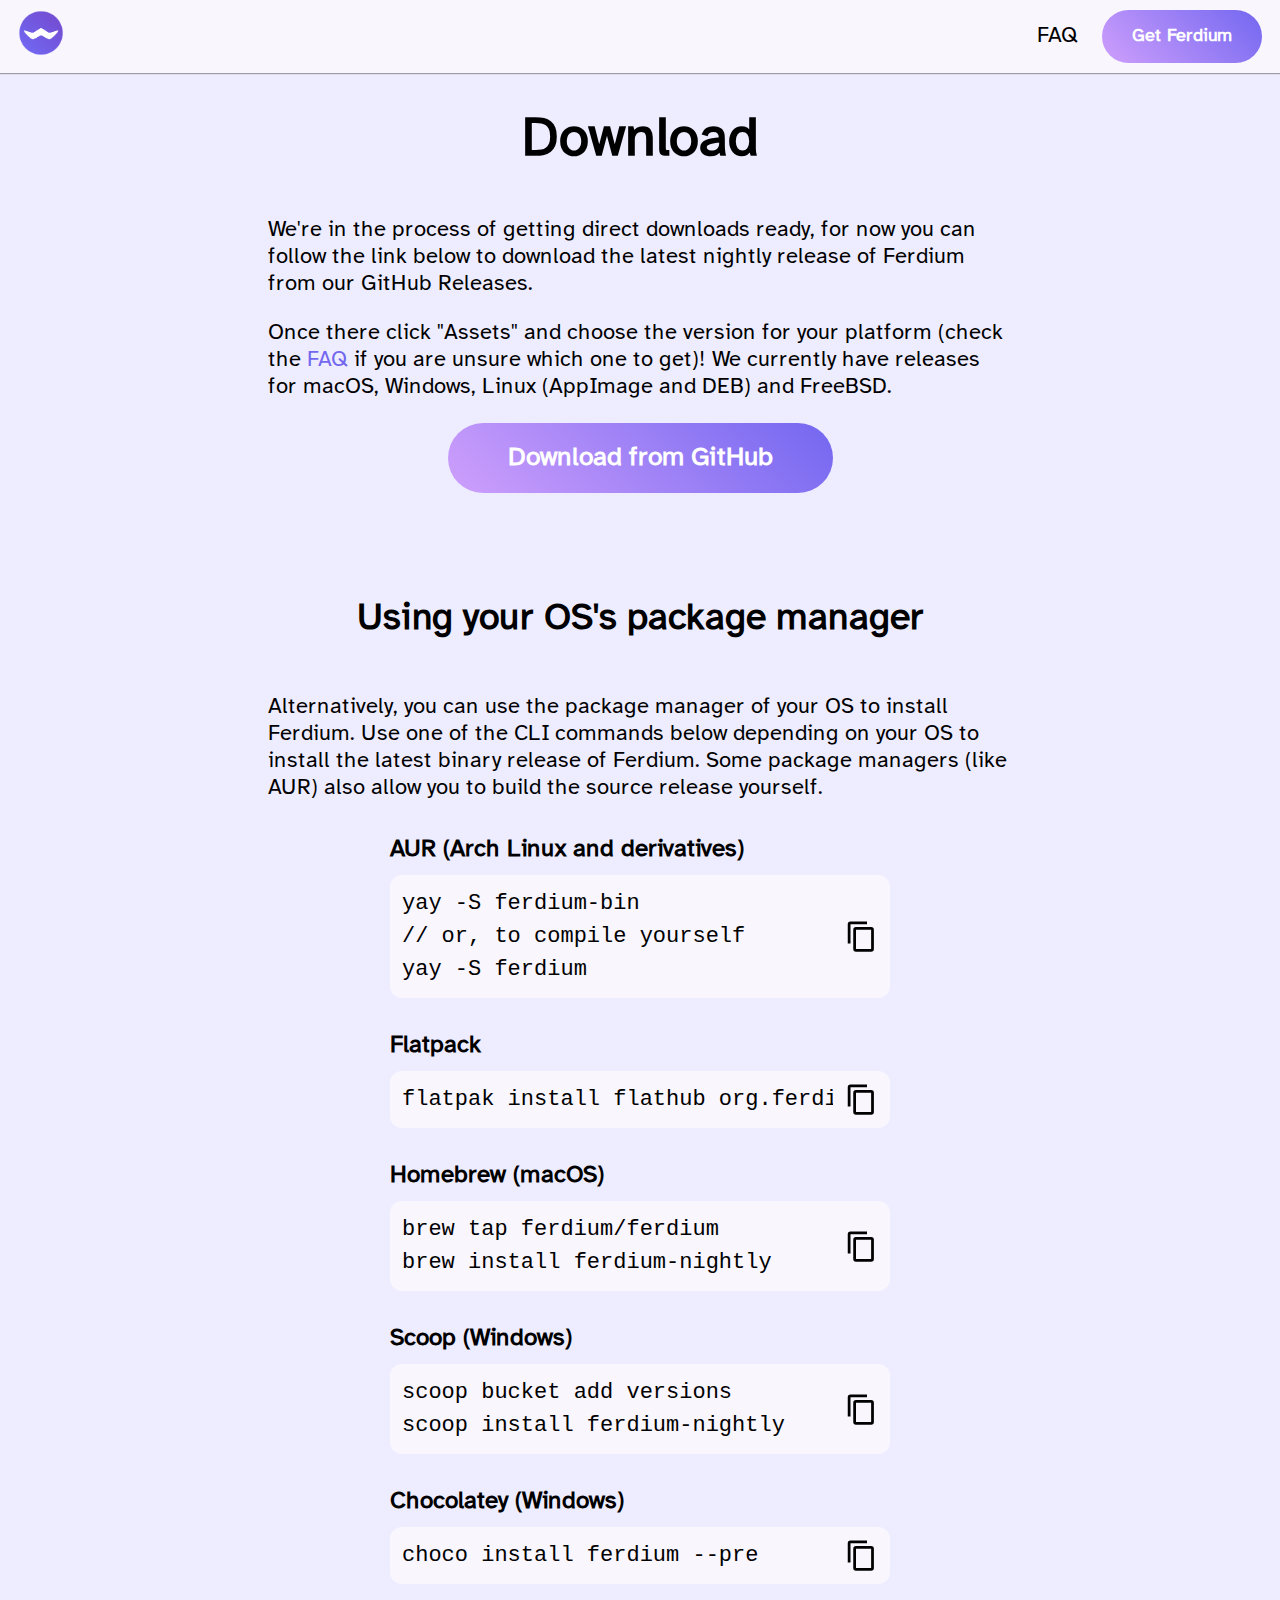
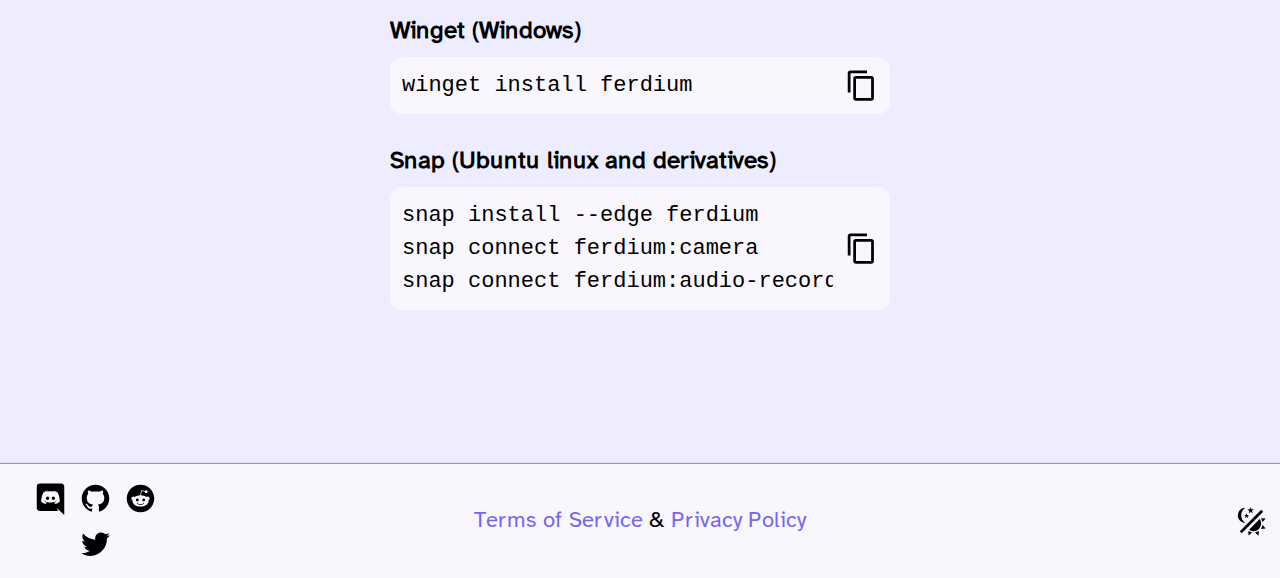
<file: download.html>
<!DOCTYPE html><html><head><meta name="viewport" content="width=device-width"/><meta charSet="utf-8"/><title>Ferdium | Download</title><meta name="description" content="Introducing a great productivity tool to keep all messaging, productivity, and online services in one place"/><meta name="next-head-count" content="4"/><link rel="preload" href="/_next/static/css/374f40fb42b7cc2e.css" as="style"/><link rel="stylesheet" href="/_next/static/css/374f40fb42b7cc2e.css" data-n-g=""/><link rel="preload" href="/_next/static/css/ec165384afb69f24.css" as="style"/><link rel="stylesheet" href="/_next/static/css/ec165384afb69f24.css" data-n-p=""/><noscript data-n-css=""></noscript><script defer="" nomodule="" src="/_next/static/chunks/polyfills-5cd94c89d3acac5f.js"></script><script src="/_next/static/chunks/webpack-69bfa6990bb9e155.js" defer=""></script><script src="/_next/static/chunks/framework-fc97f3f1282ce3ed.js" defer=""></script><script src="/_next/static/chunks/main-1452d81522d66bc9.js" defer=""></script><script src="/_next/static/chunks/pages/_app-734e6186b10cd950.js" defer=""></script><script src="/_next/static/chunks/b2e984c5-0b784b7dba96abb4.js" defer=""></script><script src="/_next/static/chunks/161-10cd737b9b960b92.js" defer=""></script><script src="/_next/static/chunks/pages/download-28f4f03a45d4402e.js" defer=""></script><script src="/_next/static/M2XKtdj67f8Y79y1srzPI/_buildManifest.js" defer=""></script><script src="/_next/static/M2XKtdj67f8Y79y1srzPI/_ssgManifest.js" defer=""></script><script src="/_next/static/M2XKtdj67f8Y79y1srzPI/_middlewareManifest.js" defer=""></script></head><body><div id="__next"><header id="Header_header__Kpax6"><nav id="Header_nav__SMZyC"><a aria-label="Home link" href="/"><div><span style="box-sizing:border-box;display:inline-block;overflow:hidden;width:initial;height:initial;background:none;opacity:1;border:0;margin:0;padding:0;position:relative;max-width:100%"><span style="box-sizing:border-box;display:block;width:initial;height:initial;background:none;opacity:1;border:0;margin:0;padding:0;max-width:100%"><img style="display:block;max-width:100%;width:initial;height:initial;background:none;opacity:1;border:0;margin:0;padding:0" alt="" aria-hidden="true" src="data:image/svg+xml,%3csvg%20xmlns=%27http://www.w3.org/2000/svg%27%20version=%271.1%27%20width=%2746%27%20height=%2746%27/%3e"/></span><img id="Header_logo__q5xpd" alt="" src="[data-uri]" decoding="async" data-nimg="intrinsic" style="position:absolute;top:0;left:0;bottom:0;right:0;box-sizing:border-box;padding:0;border:none;margin:auto;display:block;width:0;height:0;min-width:100%;max-width:100%;min-height:100%;max-height:100%"/><noscript><img id="Header_logo__q5xpd" alt="" srcSet="/_next/static/media/logo.9fc5c374.png 1x, /_next/static/media/logo.9fc5c374.png 2x" src="/_next/static/media/logo.9fc5c374.png" decoding="async" data-nimg="intrinsic" style="position:absolute;top:0;left:0;bottom:0;right:0;box-sizing:border-box;padding:0;border:none;margin:auto;display:block;width:0;height:0;min-width:100%;max-width:100%;min-height:100%;max-height:100%" loading="lazy"/></noscript></span></div></a><div class="Header_links__mnu_q"><a class="Link_neutral__h8btI" href="/faq">FAQ</a><a href="/download"><div class="Button_cta__miivv Button_large__Rfe70"><div>Get Ferdium</div></div></a></div></nav></header><main><section class="Section_section__BYVDj"><div style="flex-direction:column" class="Section_content___fVbw "><h1>Download</h1><div class="Download_copy__x0x2T"><p>We&#x27;re in the process of getting direct downloads ready, for now you can follow the link below to download the latest nightly release of Ferdium from our GitHub Releases.<!-- --> <!-- --></p><p>Once there click &quot;Assets&quot; and choose the version for your platform (check the<!-- --><a href="/faq"> FAQ </a> if you are unsure which one to get)! We currently have releases for macOS, Windows, Linux (AppImage and DEB) and FreeBSD.<!-- --></p></div><a href="https://github.com/ferdium/ferdium-app/releases/latest" target="_blank" rel="noreferrer noopener" class=""><button class="Button_cta__miivv Button_huge__E9Rvs"><div>Download from GitHub</div></button></a></div></section><section class="Section_section__BYVDj"><div style="flex-direction:column" class="Section_content___fVbw "><h2>Using your OS&#x27;s package manager</h2><p class="Download_copy__x0x2T">Alternatively, you can use the package manager of your OS to install Ferdium. Use one of the CLI commands below depending on your OS to install the latest binary release of Ferdium. Some package managers (like AUR) also allow you to build the source release yourself.</p><article class="CodeBlockSection_codeblocksection__1q2rv"><h3>AUR (Arch Linux and derivatives)</h3><div class="CodeBlock_codeblock__HQirC"><code class="CodeBlock_code__b_Dyd">yay -S ferdium-bin
// or, to compile yourself
yay -S ferdium</code><button class="Button_base__r2Zz5 Button_icon__CdeUa"><div><div style="display:flex;justify-content:center;align-content:center"><svg viewBox="0 0 24 24" style="margin:auto;width:1.5rem;height:1.5rem" role="presentation"><path d="M19,21H8V7H19M19,5H8A2,2 0 0,0 6,7V21A2,2 0 0,0 8,23H19A2,2 0 0,0 21,21V7A2,2 0 0,0 19,5M16,1H4A2,2 0 0,0 2,3V17H4V3H16V1Z" style="fill:currentColor"></path></svg></div></div></button></div></article><article class="CodeBlockSection_codeblocksection__1q2rv"><h3>Flatpack</h3><div class="CodeBlock_codeblock__HQirC"><code class="CodeBlock_code__b_Dyd">flatpak install flathub org.ferdium.Ferdium</code><button class="Button_base__r2Zz5 Button_icon__CdeUa"><div><div style="display:flex;justify-content:center;align-content:center"><svg viewBox="0 0 24 24" style="margin:auto;width:1.5rem;height:1.5rem" role="presentation"><path d="M19,21H8V7H19M19,5H8A2,2 0 0,0 6,7V21A2,2 0 0,0 8,23H19A2,2 0 0,0 21,21V7A2,2 0 0,0 19,5M16,1H4A2,2 0 0,0 2,3V17H4V3H16V1Z" style="fill:currentColor"></path></svg></div></div></button></div></article><article class="CodeBlockSection_codeblocksection__1q2rv"><h3>Homebrew (macOS)</h3><div class="CodeBlock_codeblock__HQirC"><code class="CodeBlock_code__b_Dyd">brew tap ferdium/ferdium
brew install ferdium-nightly</code><button class="Button_base__r2Zz5 Button_icon__CdeUa"><div><div style="display:flex;justify-content:center;align-content:center"><svg viewBox="0 0 24 24" style="margin:auto;width:1.5rem;height:1.5rem" role="presentation"><path d="M19,21H8V7H19M19,5H8A2,2 0 0,0 6,7V21A2,2 0 0,0 8,23H19A2,2 0 0,0 21,21V7A2,2 0 0,0 19,5M16,1H4A2,2 0 0,0 2,3V17H4V3H16V1Z" style="fill:currentColor"></path></svg></div></div></button></div></article><article class="CodeBlockSection_codeblocksection__1q2rv"><h3>Scoop (Windows)</h3><div class="CodeBlock_codeblock__HQirC"><code class="CodeBlock_code__b_Dyd">scoop bucket add versions
scoop install ferdium-nightly</code><button class="Button_base__r2Zz5 Button_icon__CdeUa"><div><div style="display:flex;justify-content:center;align-content:center"><svg viewBox="0 0 24 24" style="margin:auto;width:1.5rem;height:1.5rem" role="presentation"><path d="M19,21H8V7H19M19,5H8A2,2 0 0,0 6,7V21A2,2 0 0,0 8,23H19A2,2 0 0,0 21,21V7A2,2 0 0,0 19,5M16,1H4A2,2 0 0,0 2,3V17H4V3H16V1Z" style="fill:currentColor"></path></svg></div></div></button></div></article><article class="CodeBlockSection_codeblocksection__1q2rv"><h3>Chocolatey (Windows)</h3><div class="CodeBlock_codeblock__HQirC"><code class="CodeBlock_code__b_Dyd">choco install ferdium --pre</code><button class="Button_base__r2Zz5 Button_icon__CdeUa"><div><div style="display:flex;justify-content:center;align-content:center"><svg viewBox="0 0 24 24" style="margin:auto;width:1.5rem;height:1.5rem" role="presentation"><path d="M19,21H8V7H19M19,5H8A2,2 0 0,0 6,7V21A2,2 0 0,0 8,23H19A2,2 0 0,0 21,21V7A2,2 0 0,0 19,5M16,1H4A2,2 0 0,0 2,3V17H4V3H16V1Z" style="fill:currentColor"></path></svg></div></div></button></div></article><article class="CodeBlockSection_codeblocksection__1q2rv"><h3>Winget (Windows)</h3><div class="CodeBlock_codeblock__HQirC"><code class="CodeBlock_code__b_Dyd">winget install ferdium</code><button class="Button_base__r2Zz5 Button_icon__CdeUa"><div><div style="display:flex;justify-content:center;align-content:center"><svg viewBox="0 0 24 24" style="margin:auto;width:1.5rem;height:1.5rem" role="presentation"><path d="M19,21H8V7H19M19,5H8A2,2 0 0,0 6,7V21A2,2 0 0,0 8,23H19A2,2 0 0,0 21,21V7A2,2 0 0,0 19,5M16,1H4A2,2 0 0,0 2,3V17H4V3H16V1Z" style="fill:currentColor"></path></svg></div></div></button></div></article><article class="CodeBlockSection_codeblocksection__1q2rv"><h3>Snap (Ubuntu linux and derivatives)</h3><div class="CodeBlock_codeblock__HQirC"><code class="CodeBlock_code__b_Dyd">snap install --edge ferdium
snap connect ferdium:camera
snap connect ferdium:audio-record</code><button class="Button_base__r2Zz5 Button_icon__CdeUa"><div><div style="display:flex;justify-content:center;align-content:center"><svg viewBox="0 0 24 24" style="margin:auto;width:1.5rem;height:1.5rem" role="presentation"><path d="M19,21H8V7H19M19,5H8A2,2 0 0,0 6,7V21A2,2 0 0,0 8,23H19A2,2 0 0,0 21,21V7A2,2 0 0,0 19,5M16,1H4A2,2 0 0,0 2,3V17H4V3H16V1Z" style="fill:currentColor"></path></svg></div></div></button></div></article></div></section></main><footer id="Footer_footer__Ksopt"><div class="Footer_links__W8RrQ"><div class="CommunityLinks_links__E6F4L"><a href="https://discord.gg/jVv4Qns8pP" target="_blank" rel="noreferrer noopener" aria-label="Discord link" class="ExternalLink_neutral__H3BU1"><div style="display:flex;justify-content:center;align-content:center"><svg viewBox="0 0 24 24" style="margin:auto;width:1.5rem;height:1.5rem" role="presentation"><path d="M22,24L16.75,19L17.38,21H4.5A2.5,2.5 0 0,1 2,18.5V3.5A2.5,2.5 0 0,1 4.5,1H19.5A2.5,2.5 0 0,1 22,3.5V24M12,6.8C9.32,6.8 7.44,7.95 7.44,7.95C8.47,7.03 10.27,6.5 10.27,6.5L10.1,6.33C8.41,6.36 6.88,7.53 6.88,7.53C5.16,11.12 5.27,14.22 5.27,14.22C6.67,16.03 8.75,15.9 8.75,15.9L9.46,15C8.21,14.73 7.42,13.62 7.42,13.62C7.42,13.62 9.3,14.9 12,14.9C14.7,14.9 16.58,13.62 16.58,13.62C16.58,13.62 15.79,14.73 14.54,15L15.25,15.9C15.25,15.9 17.33,16.03 18.73,14.22C18.73,14.22 18.84,11.12 17.12,7.53C17.12,7.53 15.59,6.36 13.9,6.33L13.73,6.5C13.73,6.5 15.53,7.03 16.56,7.95C16.56,7.95 14.68,6.8 12,6.8M9.93,10.59C10.58,10.59 11.11,11.16 11.1,11.86C11.1,12.55 10.58,13.13 9.93,13.13C9.29,13.13 8.77,12.55 8.77,11.86C8.77,11.16 9.28,10.59 9.93,10.59M14.1,10.59C14.75,10.59 15.27,11.16 15.27,11.86C15.27,12.55 14.75,13.13 14.1,13.13C13.46,13.13 12.94,12.55 12.94,11.86C12.94,11.16 13.45,10.59 14.1,10.59Z" style="fill:currentColor"></path></svg></div></a><a href="https://github.com/ferdium/ferdium-app" target="_blank" rel="noreferrer noopener" aria-label="GitHub link" class="ExternalLink_neutral__H3BU1"><div style="display:flex;justify-content:center;align-content:center"><svg viewBox="0 0 24 24" style="margin:auto;width:1.5rem;height:1.5rem" role="presentation"><path d="M12,2A10,10 0 0,0 2,12C2,16.42 4.87,20.17 8.84,21.5C9.34,21.58 9.5,21.27 9.5,21C9.5,20.77 9.5,20.14 9.5,19.31C6.73,19.91 6.14,17.97 6.14,17.97C5.68,16.81 5.03,16.5 5.03,16.5C4.12,15.88 5.1,15.9 5.1,15.9C6.1,15.97 6.63,16.93 6.63,16.93C7.5,18.45 8.97,18 9.54,17.76C9.63,17.11 9.89,16.67 10.17,16.42C7.95,16.17 5.62,15.31 5.62,11.5C5.62,10.39 6,9.5 6.65,8.79C6.55,8.54 6.2,7.5 6.75,6.15C6.75,6.15 7.59,5.88 9.5,7.17C10.29,6.95 11.15,6.84 12,6.84C12.85,6.84 13.71,6.95 14.5,7.17C16.41,5.88 17.25,6.15 17.25,6.15C17.8,7.5 17.45,8.54 17.35,8.79C18,9.5 18.38,10.39 18.38,11.5C18.38,15.32 16.04,16.16 13.81,16.41C14.17,16.72 14.5,17.33 14.5,18.26C14.5,19.6 14.5,20.68 14.5,21C14.5,21.27 14.66,21.59 15.17,21.5C19.14,20.16 22,16.42 22,12A10,10 0 0,0 12,2Z" style="fill:currentColor"></path></svg></div></a><a href="https://www.reddit.com/r/ferdium" target="_blank" rel="noreferrer noopener" aria-label="Reddit link" class="ExternalLink_neutral__H3BU1"><div style="display:flex;justify-content:center;align-content:center"><svg viewBox="0 0 24 24" style="margin:auto;width:1.5rem;height:1.5rem" role="presentation"><path d="M14.5 15.41C14.58 15.5 14.58 15.69 14.5 15.8C13.77 16.5 12.41 16.56 12 16.56C11.61 16.56 10.25 16.5 9.54 15.8C9.44 15.69 9.44 15.5 9.54 15.41C9.65 15.31 9.82 15.31 9.92 15.41C10.38 15.87 11.33 16 12 16C12.69 16 13.66 15.87 14.1 15.41C14.21 15.31 14.38 15.31 14.5 15.41M10.75 13.04C10.75 12.47 10.28 12 9.71 12C9.14 12 8.67 12.47 8.67 13.04C8.67 13.61 9.14 14.09 9.71 14.08C10.28 14.08 10.75 13.61 10.75 13.04M14.29 12C13.72 12 13.25 12.5 13.25 13.05S13.72 14.09 14.29 14.09C14.86 14.09 15.33 13.61 15.33 13.05C15.33 12.5 14.86 12 14.29 12M22 12C22 17.5 17.5 22 12 22S2 17.5 2 12C2 6.5 6.5 2 12 2S22 6.5 22 12M18.67 12C18.67 11.19 18 10.54 17.22 10.54C16.82 10.54 16.46 10.7 16.2 10.95C15.2 10.23 13.83 9.77 12.3 9.71L12.97 6.58L15.14 7.05C15.16 7.6 15.62 8.04 16.18 8.04C16.75 8.04 17.22 7.57 17.22 7C17.22 6.43 16.75 5.96 16.18 5.96C15.77 5.96 15.41 6.2 15.25 6.55L12.82 6.03C12.75 6 12.68 6.03 12.63 6.07C12.57 6.11 12.54 6.17 12.53 6.24L11.79 9.72C10.24 9.77 8.84 10.23 7.82 10.96C7.56 10.71 7.2 10.56 6.81 10.56C6 10.56 5.35 11.21 5.35 12C5.35 12.61 5.71 13.11 6.21 13.34C6.19 13.5 6.18 13.62 6.18 13.78C6.18 16 8.79 17.85 12 17.85C15.23 17.85 17.85 16.03 17.85 13.78C17.85 13.64 17.84 13.5 17.81 13.34C18.31 13.11 18.67 12.6 18.67 12Z" style="fill:currentColor"></path></svg></div></a><a href="https://twitter.com/ferdiumteam" target="_blank" rel="noreferrer noopener" aria-label="Twitter link" class="ExternalLink_neutral__H3BU1"><div style="display:flex;justify-content:center;align-content:center"><svg viewBox="0 0 24 24" style="margin:auto;width:1.5rem;height:1.5rem" role="presentation"><path d="M22.46,6C21.69,6.35 20.86,6.58 20,6.69C20.88,6.16 21.56,5.32 21.88,4.31C21.05,4.81 20.13,5.16 19.16,5.36C18.37,4.5 17.26,4 16,4C13.65,4 11.73,5.92 11.73,8.29C11.73,8.63 11.77,8.96 11.84,9.27C8.28,9.09 5.11,7.38 3,4.79C2.63,5.42 2.42,6.16 2.42,6.94C2.42,8.43 3.17,9.75 4.33,10.5C3.62,10.5 2.96,10.3 2.38,10C2.38,10 2.38,10 2.38,10.03C2.38,12.11 3.86,13.85 5.82,14.24C5.46,14.34 5.08,14.39 4.69,14.39C4.42,14.39 4.15,14.36 3.89,14.31C4.43,16 6,17.26 7.89,17.29C6.43,18.45 4.58,19.13 2.56,19.13C2.22,19.13 1.88,19.11 1.54,19.07C3.44,20.29 5.7,21 8.12,21C16,21 20.33,14.46 20.33,8.79C20.33,8.6 20.33,8.42 20.32,8.23C21.16,7.63 21.88,6.87 22.46,6Z" style="fill:currentColor"></path></svg></div></a></div></div><div class="Footer_legal__5lBiC"><a href="/terms-of-service">Terms of Service</a><div> &amp; </div><a href="/privacy-policy">Privacy Policy</a></div><div class="Footer_darkmode__tYgMA"><button class="Button_base__r2Zz5 Button_icon__CdeUa" aria-label="Switch theme"><div><div style="display:flex;justify-content:center;align-content:center"><svg viewBox="0 0 24 24" style="margin:auto;width:1.5rem;height:1.5rem" role="presentation"><path d="M7.5,2C5.71,3.15 4.5,5.18 4.5,7.5C4.5,9.82 5.71,11.85 7.53,13C4.46,13 2,10.54 2,7.5A5.5,5.5 0 0,1 7.5,2M19.07,3.5L20.5,4.93L4.93,20.5L3.5,19.07L19.07,3.5M12.89,5.93L11.41,5L9.97,6L10.39,4.3L9,3.24L10.75,3.12L11.33,1.47L12,3.1L13.73,3.13L12.38,4.26L12.89,5.93M9.59,9.54L8.43,8.81L7.31,9.59L7.65,8.27L6.56,7.44L7.92,7.35L8.37,6.06L8.88,7.33L10.24,7.36L9.19,8.23L9.59,9.54M19,13.5A5.5,5.5 0 0,1 13.5,19C12.28,19 11.15,18.6 10.24,17.93L17.93,10.24C18.6,11.15 19,12.28 19,13.5M14.6,20.08L17.37,18.93L17.13,22.28L14.6,20.08M18.93,17.38L20.08,14.61L22.28,17.15L18.93,17.38M20.08,12.42L18.94,9.64L22.28,9.88L20.08,12.42M9.63,18.93L12.4,20.08L9.87,22.27L9.63,18.93Z" style="fill:currentColor"></path></svg></div></div></button></div></footer></div><script id="__NEXT_DATA__" type="application/json">{"props":{"pageProps":{}},"page":"/download","query":{},"buildId":"M2XKtdj67f8Y79y1srzPI","nextExport":true,"autoExport":true,"isFallback":false,"scriptLoader":[]}</script></body></html>
</file>
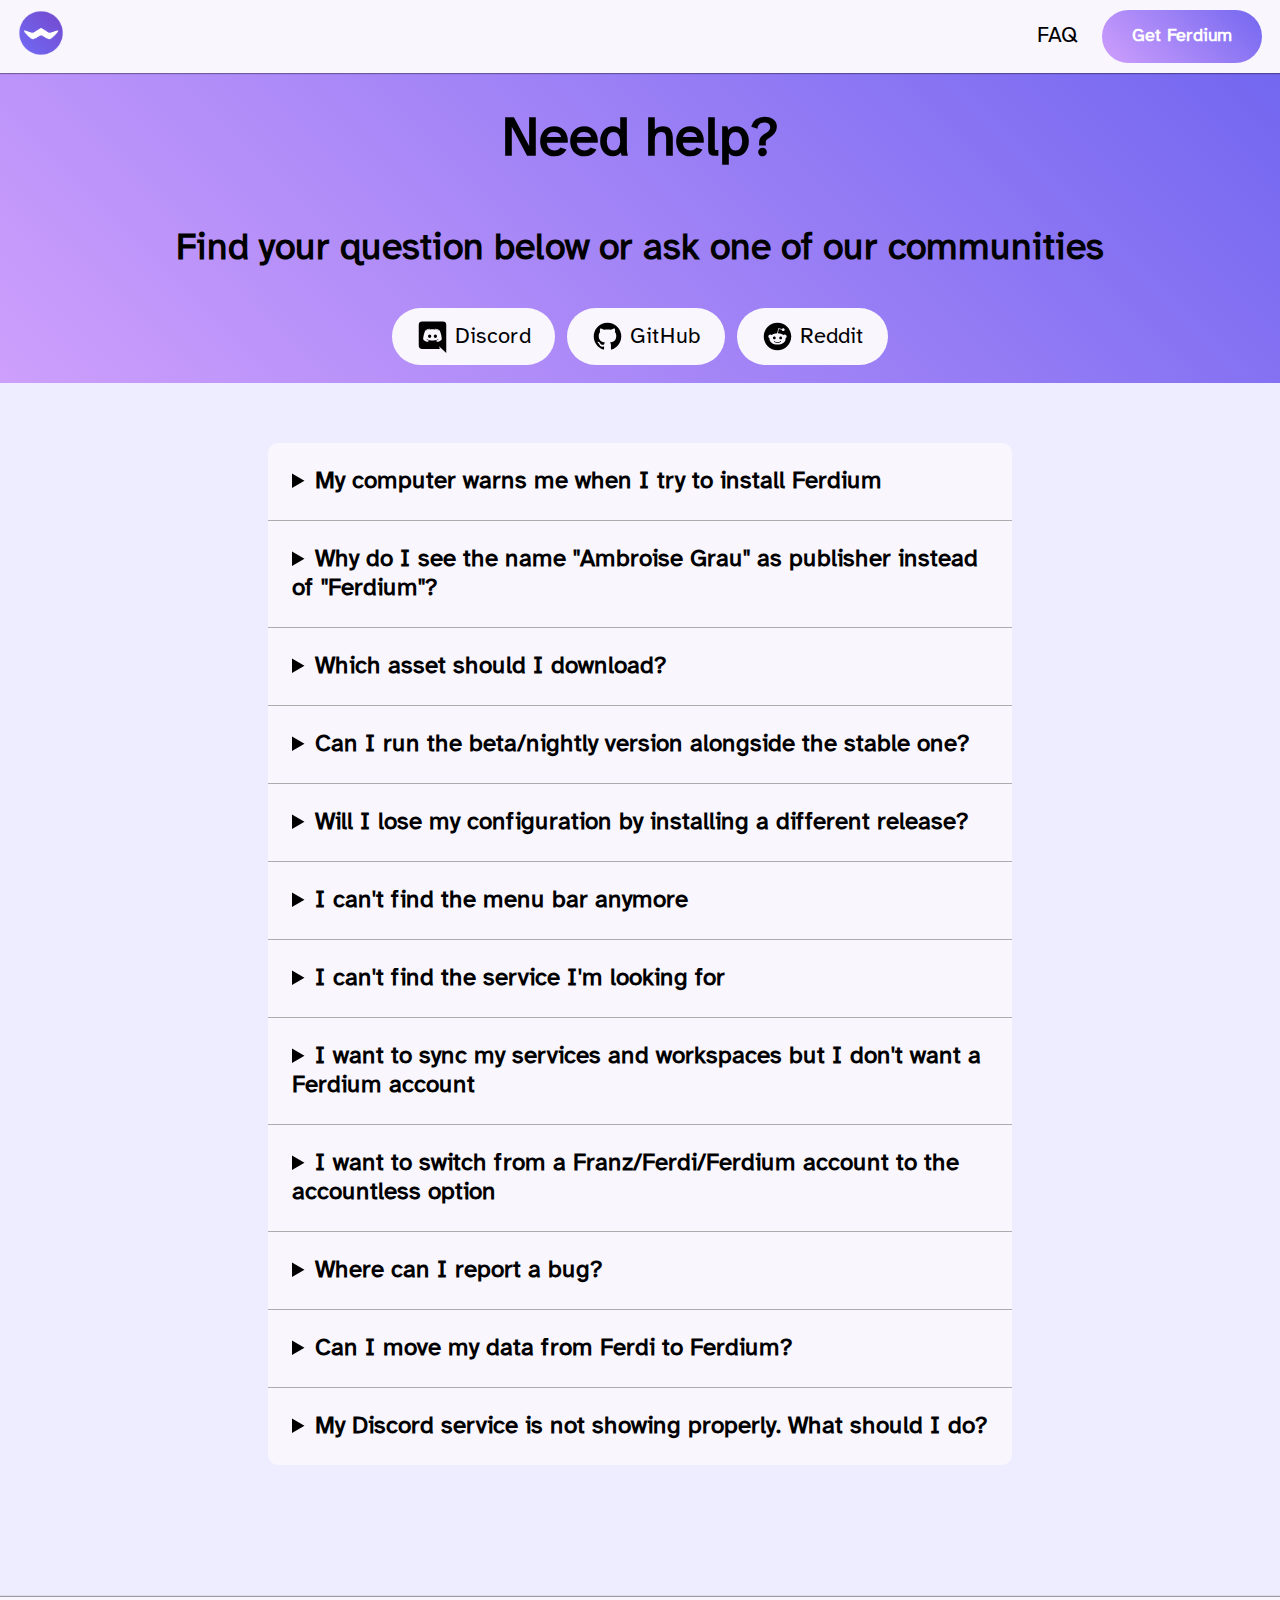
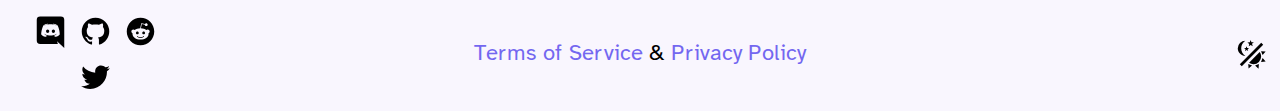
<file: faq.html>
<!DOCTYPE html><html><head><meta charSet="utf-8"/><meta name="viewport" content="width=device-width"/><meta name="next-head-count" content="2"/><link rel="preload" href="/_next/static/css/374f40fb42b7cc2e.css" as="style"/><link rel="stylesheet" href="/_next/static/css/374f40fb42b7cc2e.css" data-n-g=""/><link rel="preload" href="/_next/static/css/574dc3f3e1169203.css" as="style"/><link rel="stylesheet" href="/_next/static/css/574dc3f3e1169203.css" data-n-p=""/><noscript data-n-css=""></noscript><script defer="" nomodule="" src="/_next/static/chunks/polyfills-5cd94c89d3acac5f.js"></script><script src="/_next/static/chunks/webpack-69bfa6990bb9e155.js" defer=""></script><script src="/_next/static/chunks/framework-fc97f3f1282ce3ed.js" defer=""></script><script src="/_next/static/chunks/main-1452d81522d66bc9.js" defer=""></script><script src="/_next/static/chunks/pages/_app-734e6186b10cd950.js" defer=""></script><script src="/_next/static/chunks/b2e984c5-0b784b7dba96abb4.js" defer=""></script><script src="/_next/static/chunks/161-10cd737b9b960b92.js" defer=""></script><script src="/_next/static/chunks/pages/faq-51009fa130b32c4f.js" defer=""></script><script src="/_next/static/M2XKtdj67f8Y79y1srzPI/_buildManifest.js" defer=""></script><script src="/_next/static/M2XKtdj67f8Y79y1srzPI/_ssgManifest.js" defer=""></script><script src="/_next/static/M2XKtdj67f8Y79y1srzPI/_middlewareManifest.js" defer=""></script></head><body><div id="__next"><header id="Header_header__Kpax6"><nav id="Header_nav__SMZyC"><a aria-label="Home link" href="/"><div><span style="box-sizing:border-box;display:inline-block;overflow:hidden;width:initial;height:initial;background:none;opacity:1;border:0;margin:0;padding:0;position:relative;max-width:100%"><span style="box-sizing:border-box;display:block;width:initial;height:initial;background:none;opacity:1;border:0;margin:0;padding:0;max-width:100%"><img style="display:block;max-width:100%;width:initial;height:initial;background:none;opacity:1;border:0;margin:0;padding:0" alt="" aria-hidden="true" src="data:image/svg+xml,%3csvg%20xmlns=%27http://www.w3.org/2000/svg%27%20version=%271.1%27%20width=%2746%27%20height=%2746%27/%3e"/></span><img id="Header_logo__q5xpd" alt="" src="[data-uri]" decoding="async" data-nimg="intrinsic" style="position:absolute;top:0;left:0;bottom:0;right:0;box-sizing:border-box;padding:0;border:none;margin:auto;display:block;width:0;height:0;min-width:100%;max-width:100%;min-height:100%;max-height:100%"/><noscript><img id="Header_logo__q5xpd" alt="" srcSet="/_next/static/media/logo.9fc5c374.png 1x, /_next/static/media/logo.9fc5c374.png 2x" src="/_next/static/media/logo.9fc5c374.png" decoding="async" data-nimg="intrinsic" style="position:absolute;top:0;left:0;bottom:0;right:0;box-sizing:border-box;padding:0;border:none;margin:auto;display:block;width:0;height:0;min-width:100%;max-width:100%;min-height:100%;max-height:100%" loading="lazy"/></noscript></span></div></a><div class="Header_links__mnu_q"><a class="Link_neutral__h8btI" href="/faq">FAQ</a><a href="/download"><div class="Button_cta__miivv Button_large__Rfe70"><div>Get Ferdium</div></div></a></div></nav></header><main><section class="Section_section__BYVDj"><div class="Section_brand__1PtA1"></div><div style="flex-direction:column" class="Section_content___fVbw  Section_wide__MZgDs"><h1>Need help?</h1><h2>Find your question below or ask one of our communities</h2><div class="CommunityLinks_links__E6F4L"><a href="https://discord.gg/jVv4Qns8pP" target="_blank" rel="noreferrer noopener" class="ExternalLink_neutral__H3BU1"><div class="Button_base__r2Zz5"><div class="Button_prefix__XgS2V"><div style="display:flex;justify-content:center;align-content:center"><svg viewBox="0 0 24 24" style="margin:auto;width:1.5rem;height:1.5rem" role="presentation"><path d="M22,24L16.75,19L17.38,21H4.5A2.5,2.5 0 0,1 2,18.5V3.5A2.5,2.5 0 0,1 4.5,1H19.5A2.5,2.5 0 0,1 22,3.5V24M12,6.8C9.32,6.8 7.44,7.95 7.44,7.95C8.47,7.03 10.27,6.5 10.27,6.5L10.1,6.33C8.41,6.36 6.88,7.53 6.88,7.53C5.16,11.12 5.27,14.22 5.27,14.22C6.67,16.03 8.75,15.9 8.75,15.9L9.46,15C8.21,14.73 7.42,13.62 7.42,13.62C7.42,13.62 9.3,14.9 12,14.9C14.7,14.9 16.58,13.62 16.58,13.62C16.58,13.62 15.79,14.73 14.54,15L15.25,15.9C15.25,15.9 17.33,16.03 18.73,14.22C18.73,14.22 18.84,11.12 17.12,7.53C17.12,7.53 15.59,6.36 13.9,6.33L13.73,6.5C13.73,6.5 15.53,7.03 16.56,7.95C16.56,7.95 14.68,6.8 12,6.8M9.93,10.59C10.58,10.59 11.11,11.16 11.1,11.86C11.1,12.55 10.58,13.13 9.93,13.13C9.29,13.13 8.77,12.55 8.77,11.86C8.77,11.16 9.28,10.59 9.93,10.59M14.1,10.59C14.75,10.59 15.27,11.16 15.27,11.86C15.27,12.55 14.75,13.13 14.1,13.13C13.46,13.13 12.94,12.55 12.94,11.86C12.94,11.16 13.45,10.59 14.1,10.59Z" style="fill:currentColor"></path></svg></div></div><div>Discord</div></div></a><a href="https://github.com/ferdium/ferdium-app" target="_blank" rel="noreferrer noopener" class="ExternalLink_neutral__H3BU1"><div class="Button_base__r2Zz5"><div class="Button_prefix__XgS2V"><div style="display:flex;justify-content:center;align-content:center"><svg viewBox="0 0 24 24" style="margin:auto;width:1.5rem;height:1.5rem" role="presentation"><path d="M12,2A10,10 0 0,0 2,12C2,16.42 4.87,20.17 8.84,21.5C9.34,21.58 9.5,21.27 9.5,21C9.5,20.77 9.5,20.14 9.5,19.31C6.73,19.91 6.14,17.97 6.14,17.97C5.68,16.81 5.03,16.5 5.03,16.5C4.12,15.88 5.1,15.9 5.1,15.9C6.1,15.97 6.63,16.93 6.63,16.93C7.5,18.45 8.97,18 9.54,17.76C9.63,17.11 9.89,16.67 10.17,16.42C7.95,16.17 5.62,15.31 5.62,11.5C5.62,10.39 6,9.5 6.65,8.79C6.55,8.54 6.2,7.5 6.75,6.15C6.75,6.15 7.59,5.88 9.5,7.17C10.29,6.95 11.15,6.84 12,6.84C12.85,6.84 13.71,6.95 14.5,7.17C16.41,5.88 17.25,6.15 17.25,6.15C17.8,7.5 17.45,8.54 17.35,8.79C18,9.5 18.38,10.39 18.38,11.5C18.38,15.32 16.04,16.16 13.81,16.41C14.17,16.72 14.5,17.33 14.5,18.26C14.5,19.6 14.5,20.68 14.5,21C14.5,21.27 14.66,21.59 15.17,21.5C19.14,20.16 22,16.42 22,12A10,10 0 0,0 12,2Z" style="fill:currentColor"></path></svg></div></div><div>GitHub</div></div></a><a href="https://www.reddit.com/r/ferdium" target="_blank" rel="noreferrer noopener" class="ExternalLink_neutral__H3BU1"><div class="Button_base__r2Zz5"><div class="Button_prefix__XgS2V"><div style="display:flex;justify-content:center;align-content:center"><svg viewBox="0 0 24 24" style="margin:auto;width:1.5rem;height:1.5rem" role="presentation"><path d="M14.5 15.41C14.58 15.5 14.58 15.69 14.5 15.8C13.77 16.5 12.41 16.56 12 16.56C11.61 16.56 10.25 16.5 9.54 15.8C9.44 15.69 9.44 15.5 9.54 15.41C9.65 15.31 9.82 15.31 9.92 15.41C10.38 15.87 11.33 16 12 16C12.69 16 13.66 15.87 14.1 15.41C14.21 15.31 14.38 15.31 14.5 15.41M10.75 13.04C10.75 12.47 10.28 12 9.71 12C9.14 12 8.67 12.47 8.67 13.04C8.67 13.61 9.14 14.09 9.71 14.08C10.28 14.08 10.75 13.61 10.75 13.04M14.29 12C13.72 12 13.25 12.5 13.25 13.05S13.72 14.09 14.29 14.09C14.86 14.09 15.33 13.61 15.33 13.05C15.33 12.5 14.86 12 14.29 12M22 12C22 17.5 17.5 22 12 22S2 17.5 2 12C2 6.5 6.5 2 12 2S22 6.5 22 12M18.67 12C18.67 11.19 18 10.54 17.22 10.54C16.82 10.54 16.46 10.7 16.2 10.95C15.2 10.23 13.83 9.77 12.3 9.71L12.97 6.58L15.14 7.05C15.16 7.6 15.62 8.04 16.18 8.04C16.75 8.04 17.22 7.57 17.22 7C17.22 6.43 16.75 5.96 16.18 5.96C15.77 5.96 15.41 6.2 15.25 6.55L12.82 6.03C12.75 6 12.68 6.03 12.63 6.07C12.57 6.11 12.54 6.17 12.53 6.24L11.79 9.72C10.24 9.77 8.84 10.23 7.82 10.96C7.56 10.71 7.2 10.56 6.81 10.56C6 10.56 5.35 11.21 5.35 12C5.35 12.61 5.71 13.11 6.21 13.34C6.19 13.5 6.18 13.62 6.18 13.78C6.18 16 8.79 17.85 12 17.85C15.23 17.85 17.85 16.03 17.85 13.78C17.85 13.64 17.84 13.5 17.81 13.34C18.31 13.11 18.67 12.6 18.67 12Z" style="fill:currentColor"></path></svg></div></div><div>Reddit</div></div></a></div></div></section><section class="Section_section__BYVDj"><div style="flex-direction:column" class="Section_content___fVbw "><details class="FAQEntry_entry__EYhkE"><summary><h3 style="display:inline">My computer warns me when I try to install Ferdium</h3></summary><article>Even though Ferdium code is signed through the appropriate certificates, some warnings may still appear.<!-- --><details><summary>On MacOS:</summary>Any app that has been downloaded from internet will give you a warning asking you to confirm its opening. You can read on that popup that the app has been checked for malware by Apple which did not find any. This means that the software has been submitted to Apple as part of the build process to be notarized. You can thus safely ignore this warning and open the app.<!-- --></details><br/><details><summary>On Windows:</summary>You might see the Windows SmartScreen appear, telling you that &quot;Windows protected your PC&quot; by preventing an unrecognised app from starting. You have the option to click on &quot;More Info&quot; which will display the app name as well as the publisher name. Verify that the app is indeed &quot;Ferdium&quot; and that Publisher corresponds to &quot;Ambroise Grau&quot; (more details below). You can then safely click on &quot;Run anyway&quot; and use the app. If you inadvertently clicked on &quot;Don&#x27;t run&quot;, you won&#x27;t be presented with SmartScreen another time. You can however right-click on the executable to go into the file&#x27;s properties and tick the &quot;Unblock&quot; box at the bottom of the window, which will allow its execution by double-click once again.<!-- --></details></article></details><details class="FAQEntry_entry__EYhkE"><summary><h3 style="display:inline">Why do I see the name &quot;Ambroise Grau&quot; as publisher instead of &quot;Ferdium&quot;?</h3></summary><article>Since Ferdium is not recognised as a legal entity, it is not possible to obtain certificates under the organisation&#x27;s name. For this reason, the certificates to sign releases for both MacOS and Windows have been taken under the personal name of one of the project maintainers, namely &quot;Ambroise Grau&quot;. This is the name that should appear when verifying the certificate or the publisher name of the software.<!-- --></article></details><details class="FAQEntry_entry__EYhkE"><summary><h3 style="display:inline">Which asset should I download?</h3></summary><article>All the assets are named under the following convention: `Ferdium-&lt;target_os&gt;[-&lt;os_option&gt;]-&lt;version_with_channel&gt;[-&lt;target_arch&gt;].&lt;extension&gt;`. More precisely for the different OS, you should choose the file appropriately as follows:<!-- --><details><summary>For MacOS:</summary>You first need to know if you are using a computer running one of the intel chip or one of the more recent arm chip (developed only by Apple and called M1 or M2). If you do not know it, check the value in `Menu-&gt;About this Mac`. If you have an arm chip you need to look for the assets that contain `arm64` in their name. There are then two choices: the first one is to download the appropriate file named `Ferdium-mac-bundle-6.x.x*.zip` which will unzip to give you the application directly; whilst the second choice is to get the file `Ferdium-mac-6.x.x*.dmg` which will mount and allow you to drag the application into your `Applications` folder. Both options are valid (though using the dmg is recommended) as long as you make sure to take the asset corresponding to your processor.<!-- --></details><br/><details><summary>For Windows:</summary>There are 2 types of assets that can be downloaded to get Ferdium on Windows:<!-- --><ol><li>The automatic installer (recommended): assets named `Ferdium-win-AutoSetup-6.x.x*.exe`. These executables will install Ferdium and all its configuration into the AppData\Local folder without prompt. </li><li>The portable version: corresponds to the asset named `Ferdium-win-Portable-6.x.x*.exe`. This is a standalone application that will create the configuration folder in the folder where the executable lies instead of storing it into AppData. </li></ol>For both of these, there are assets corresponding to the specific architectures (names ending with `-ia32.exe` for 32bits, `-x64.exe` for 64bits, or `-arm64.exe` for arm) which only contain the given architecture. If you are unsure which one is best for you, you can download the universal version (the asset name which does not include architecture tag between the version and `.exe`). This executable includes everything to run on all architectures, which means it will be heavier, but will always work as expected. If you are running the installer, it will install only for the correct architecture, and you will be able to delete the installer file afterwards.<!-- --></details><br/><details><summary>For Linux:</summary>The `Ferdium-6.x.x-*.AppImage` is a binary that can be executed immediately and that does not necessitate any installation. Alongside this, there are multiple package files for different types of Linux distributions, such as `.freebsd`, `.rpm` and `.deb` (the latter having multiple available architecture). All of these configure their local configuration into the home folder.<!-- --></details><br/>For any developer that wants to build from source, the code is also directly available for each release the app can be built simply by running the appropriate scripts found in the `script` folder (assuming that the environment has been set up correctly).<!-- --></article></details><details class="FAQEntry_entry__EYhkE"><summary><h3 style="display:inline">Can I run the beta/nightly version alongside the stable one?</h3></summary><article>In short, no! This is due to the fact that the executables have the same name and are installed in the same place, which means that when you install a version it will write over the previously installed one, whichever it was previously. This means that you can upgrade, downgrade, change the channel you are on by simply installing the version you want; but you cannot have the stable release and a development release installed at the same time.<!-- --></article></details><details class="FAQEntry_entry__EYhkE"><summary><h3 style="display:inline">Will I lose my configuration by installing a different release?</h3></summary><article>When you install a release, the configuration folder will not be modified. You can then safely install a nightly/beta version to test them and then install the stable, or the other way around, and all your services and settings will come with you. (Notice that you cannot have multiple releases installed as explained above.)<!-- --></article></details><details class="FAQEntry_entry__EYhkE"><summary><h3 style="display:inline">I can&#x27;t find the menu bar anymore</h3></summary><article>Not seeing the menu bar (File, Edit, View, Etc.) might mean that it is hidden, and it can be found by pressing &quot;Alt&quot;.<!-- --><br/>If you want to prevent it from auto-hiding again, un-tick the option:<!-- --><br/> &quot;View &gt; auto-hide menu bar&quot;<!-- --></article></details><details class="FAQEntry_entry__EYhkE"><summary><h3 style="display:inline">I can&#x27;t find the service I&#x27;m looking for</h3></summary><article>The &quot;Custom Website&quot; service allows you to add your own website and with the icon of your choosing!<!-- --><br/><br/>If you want to help the and add your service to the official Ferdium services, you can do so by contributing to<!-- --> <!-- --><a href="https://github.com/ferdium/ferdium-recipes" target="_blank" rel="noreferrer noopener" class="">Ferdium Recipes.</a></article></details><details class="FAQEntry_entry__EYhkE"><summary><h3 style="display:inline">I want to sync my services and workspaces but I don&#x27;t want a Ferdium account</h3></summary><article>You can host your own server with<!-- --> <!-- --><a href="https://github.com/ferdium/ferdium-server" target="_blank" rel="noreferrer noopener" class="">Ferdium Server,</a> <!-- -->which allows you to create your own account. If you chose the accountless option when signing up in Ferdium for the first time, you can follow<!-- --> <!-- --><a href="https://github.com/ferdium/ferdium-app/blob/develop/INTERNAL_SERVER.md#exporting-backups" target="_blank" rel="noreferrer noopener" class="">these steps</a> <!-- -->to create backups manually.<!-- --></article></details><details class="FAQEntry_entry__EYhkE"><summary><h3 style="display:inline">I want to switch from a Franz/Ferdi/Ferdium account to the accountless option</h3></summary><article>This is a great idea since it looks like you don&#x27;t want your data to be stored on someone else&#x27;s cloud. It also means that you can be shielded from any outages (both voluntary and involuntary) of the server in question. All you will need to do is to take a backup of your settings from your current server (answered in the above faq), and then logout in Ferdium, and choose the appropriate button in the login page. Once you get into the accountless option, you can follow the similar instructions as above to import your configurations, services and workspaces.<!-- --></article></details><details class="FAQEntry_entry__EYhkE"><summary><h3 style="display:inline">Where can I report a bug?</h3></summary><article>First, see if your problem has already been reported by searching for it in our Issue Tracker.<!-- --><br/>If you can&#x27;t find it, report it below!<!-- --><br/><br/><table class="Table_table__7K1GM"><thead class="Table_thead__8i891"><tr><th class="Table_th__FezXe">Ferdium Client</th><th class="Table_th__FezXe">Ferdium Server</th></tr></thead><tbody><tr><td class="Table_td__bCYKn"><a href="https://github.com/ferdium/ferdium-app/issues" target="_blank" rel="noreferrer noopener" class="">Issue Tracker</a></td><td class="Table_td__bCYKn"><a href="https://github.com/ferdium/ferdium-server/issues" target="_blank" rel="noreferrer noopener" class="">Issue Tracker</a></td></tr><tr><td class="Table_td__bCYKn"><a href="https://github.com/ferdium/ferdium-app/issues/new/choose" target="_blank" rel="noreferrer noopener" class="">Report</a></td><td class="Table_td__bCYKn"><a href="https://github.com/ferdium/ferdium-server/issues/new" target="_blank" rel="noreferrer noopener" class="">Report</a></td></tr></tbody></table></article></details><details class="FAQEntry_entry__EYhkE"><summary><h3 style="display:inline">Can I move my data from Ferdi to Ferdium?</h3></summary><article>Yes you can! Follow<!-- --> <!-- --><a href="https://github.com/ferdium/ferdi/blob/main/MIGRATION.md" target="_blank" rel="noreferrer noopener" class="">this</a> <!-- -->guide.<!-- --></article></details><details class="FAQEntry_entry__EYhkE"><summary><h3 style="display:inline">My Discord service is not showing properly. What should I do?</h3></summary><article>This is because of the User Agent within the service. Discord thinks you are on a mobile site instead of a desktop site.<!-- --><br/>It can be solved by right-clicking on the discord service that you are using from the sidebar and choosing `Edit`. Scroll down and update the `User Agent`. A full list of User Agents can be found<!-- --> <!-- --><a href="https://developers.whatismybrowser.com/useragents/explore/" target="_blank" rel="noreferrer noopener" class="">here.</a> <!-- --></article></details></div></section></main><footer id="Footer_footer__Ksopt"><div class="Footer_links__W8RrQ"><div class="CommunityLinks_links__E6F4L"><a href="https://discord.gg/jVv4Qns8pP" target="_blank" rel="noreferrer noopener" aria-label="Discord link" class="ExternalLink_neutral__H3BU1"><div style="display:flex;justify-content:center;align-content:center"><svg viewBox="0 0 24 24" style="margin:auto;width:1.5rem;height:1.5rem" role="presentation"><path d="M22,24L16.75,19L17.38,21H4.5A2.5,2.5 0 0,1 2,18.5V3.5A2.5,2.5 0 0,1 4.5,1H19.5A2.5,2.5 0 0,1 22,3.5V24M12,6.8C9.32,6.8 7.44,7.95 7.44,7.95C8.47,7.03 10.27,6.5 10.27,6.5L10.1,6.33C8.41,6.36 6.88,7.53 6.88,7.53C5.16,11.12 5.27,14.22 5.27,14.22C6.67,16.03 8.75,15.9 8.75,15.9L9.46,15C8.21,14.73 7.42,13.62 7.42,13.62C7.42,13.62 9.3,14.9 12,14.9C14.7,14.9 16.58,13.62 16.58,13.62C16.58,13.62 15.79,14.73 14.54,15L15.25,15.9C15.25,15.9 17.33,16.03 18.73,14.22C18.73,14.22 18.84,11.12 17.12,7.53C17.12,7.53 15.59,6.36 13.9,6.33L13.73,6.5C13.73,6.5 15.53,7.03 16.56,7.95C16.56,7.95 14.68,6.8 12,6.8M9.93,10.59C10.58,10.59 11.11,11.16 11.1,11.86C11.1,12.55 10.58,13.13 9.93,13.13C9.29,13.13 8.77,12.55 8.77,11.86C8.77,11.16 9.28,10.59 9.93,10.59M14.1,10.59C14.75,10.59 15.27,11.16 15.27,11.86C15.27,12.55 14.75,13.13 14.1,13.13C13.46,13.13 12.94,12.55 12.94,11.86C12.94,11.16 13.45,10.59 14.1,10.59Z" style="fill:currentColor"></path></svg></div></a><a href="https://github.com/ferdium/ferdium-app" target="_blank" rel="noreferrer noopener" aria-label="GitHub link" class="ExternalLink_neutral__H3BU1"><div style="display:flex;justify-content:center;align-content:center"><svg viewBox="0 0 24 24" style="margin:auto;width:1.5rem;height:1.5rem" role="presentation"><path d="M12,2A10,10 0 0,0 2,12C2,16.42 4.87,20.17 8.84,21.5C9.34,21.58 9.5,21.27 9.5,21C9.5,20.77 9.5,20.14 9.5,19.31C6.73,19.91 6.14,17.97 6.14,17.97C5.68,16.81 5.03,16.5 5.03,16.5C4.12,15.88 5.1,15.9 5.1,15.9C6.1,15.97 6.63,16.93 6.63,16.93C7.5,18.45 8.97,18 9.54,17.76C9.63,17.11 9.89,16.67 10.17,16.42C7.95,16.17 5.62,15.31 5.62,11.5C5.62,10.39 6,9.5 6.65,8.79C6.55,8.54 6.2,7.5 6.75,6.15C6.75,6.15 7.59,5.88 9.5,7.17C10.29,6.95 11.15,6.84 12,6.84C12.85,6.84 13.71,6.95 14.5,7.17C16.41,5.88 17.25,6.15 17.25,6.15C17.8,7.5 17.45,8.54 17.35,8.79C18,9.5 18.38,10.39 18.38,11.5C18.38,15.32 16.04,16.16 13.81,16.41C14.17,16.72 14.5,17.33 14.5,18.26C14.5,19.6 14.5,20.68 14.5,21C14.5,21.27 14.66,21.59 15.17,21.5C19.14,20.16 22,16.42 22,12A10,10 0 0,0 12,2Z" style="fill:currentColor"></path></svg></div></a><a href="https://www.reddit.com/r/ferdium" target="_blank" rel="noreferrer noopener" aria-label="Reddit link" class="ExternalLink_neutral__H3BU1"><div style="display:flex;justify-content:center;align-content:center"><svg viewBox="0 0 24 24" style="margin:auto;width:1.5rem;height:1.5rem" role="presentation"><path d="M14.5 15.41C14.58 15.5 14.58 15.69 14.5 15.8C13.77 16.5 12.41 16.56 12 16.56C11.61 16.56 10.25 16.5 9.54 15.8C9.44 15.69 9.44 15.5 9.54 15.41C9.65 15.31 9.82 15.31 9.92 15.41C10.38 15.87 11.33 16 12 16C12.69 16 13.66 15.87 14.1 15.41C14.21 15.31 14.38 15.31 14.5 15.41M10.75 13.04C10.75 12.47 10.28 12 9.71 12C9.14 12 8.67 12.47 8.67 13.04C8.67 13.61 9.14 14.09 9.71 14.08C10.28 14.08 10.75 13.61 10.75 13.04M14.29 12C13.72 12 13.25 12.5 13.25 13.05S13.72 14.09 14.29 14.09C14.86 14.09 15.33 13.61 15.33 13.05C15.33 12.5 14.86 12 14.29 12M22 12C22 17.5 17.5 22 12 22S2 17.5 2 12C2 6.5 6.5 2 12 2S22 6.5 22 12M18.67 12C18.67 11.19 18 10.54 17.22 10.54C16.82 10.54 16.46 10.7 16.2 10.95C15.2 10.23 13.83 9.77 12.3 9.71L12.97 6.58L15.14 7.05C15.16 7.6 15.62 8.04 16.18 8.04C16.75 8.04 17.22 7.57 17.22 7C17.22 6.43 16.75 5.96 16.18 5.96C15.77 5.96 15.41 6.2 15.25 6.55L12.82 6.03C12.75 6 12.68 6.03 12.63 6.07C12.57 6.11 12.54 6.17 12.53 6.24L11.79 9.72C10.24 9.77 8.84 10.23 7.82 10.96C7.56 10.71 7.2 10.56 6.81 10.56C6 10.56 5.35 11.21 5.35 12C5.35 12.61 5.71 13.11 6.21 13.34C6.19 13.5 6.18 13.62 6.18 13.78C6.18 16 8.79 17.85 12 17.85C15.23 17.85 17.85 16.03 17.85 13.78C17.85 13.64 17.84 13.5 17.81 13.34C18.31 13.11 18.67 12.6 18.67 12Z" style="fill:currentColor"></path></svg></div></a><a href="https://twitter.com/ferdiumteam" target="_blank" rel="noreferrer noopener" aria-label="Twitter link" class="ExternalLink_neutral__H3BU1"><div style="display:flex;justify-content:center;align-content:center"><svg viewBox="0 0 24 24" style="margin:auto;width:1.5rem;height:1.5rem" role="presentation"><path d="M22.46,6C21.69,6.35 20.86,6.58 20,6.69C20.88,6.16 21.56,5.32 21.88,4.31C21.05,4.81 20.13,5.16 19.16,5.36C18.37,4.5 17.26,4 16,4C13.65,4 11.73,5.92 11.73,8.29C11.73,8.63 11.77,8.96 11.84,9.27C8.28,9.09 5.11,7.38 3,4.79C2.63,5.42 2.42,6.16 2.42,6.94C2.42,8.43 3.17,9.75 4.33,10.5C3.62,10.5 2.96,10.3 2.38,10C2.38,10 2.38,10 2.38,10.03C2.38,12.11 3.86,13.85 5.82,14.24C5.46,14.34 5.08,14.39 4.69,14.39C4.42,14.39 4.15,14.36 3.89,14.31C4.43,16 6,17.26 7.89,17.29C6.43,18.45 4.58,19.13 2.56,19.13C2.22,19.13 1.88,19.11 1.54,19.07C3.44,20.29 5.7,21 8.12,21C16,21 20.33,14.46 20.33,8.79C20.33,8.6 20.33,8.42 20.32,8.23C21.16,7.63 21.88,6.87 22.46,6Z" style="fill:currentColor"></path></svg></div></a></div></div><div class="Footer_legal__5lBiC"><a href="/terms-of-service">Terms of Service</a><div> &amp; </div><a href="/privacy-policy">Privacy Policy</a></div><div class="Footer_darkmode__tYgMA"><button class="Button_base__r2Zz5 Button_icon__CdeUa" aria-label="Switch theme"><div><div style="display:flex;justify-content:center;align-content:center"><svg viewBox="0 0 24 24" style="margin:auto;width:1.5rem;height:1.5rem" role="presentation"><path d="M7.5,2C5.71,3.15 4.5,5.18 4.5,7.5C4.5,9.82 5.71,11.85 7.53,13C4.46,13 2,10.54 2,7.5A5.5,5.5 0 0,1 7.5,2M19.07,3.5L20.5,4.93L4.93,20.5L3.5,19.07L19.07,3.5M12.89,5.93L11.41,5L9.97,6L10.39,4.3L9,3.24L10.75,3.12L11.33,1.47L12,3.1L13.73,3.13L12.38,4.26L12.89,5.93M9.59,9.54L8.43,8.81L7.31,9.59L7.65,8.27L6.56,7.44L7.92,7.35L8.37,6.06L8.88,7.33L10.24,7.36L9.19,8.23L9.59,9.54M19,13.5A5.5,5.5 0 0,1 13.5,19C12.28,19 11.15,18.6 10.24,17.93L17.93,10.24C18.6,11.15 19,12.28 19,13.5M14.6,20.08L17.37,18.93L17.13,22.28L14.6,20.08M18.93,17.38L20.08,14.61L22.28,17.15L18.93,17.38M20.08,12.42L18.94,9.64L22.28,9.88L20.08,12.42M9.63,18.93L12.4,20.08L9.87,22.27L9.63,18.93Z" style="fill:currentColor"></path></svg></div></div></button></div></footer></div><script id="__NEXT_DATA__" type="application/json">{"props":{"pageProps":{}},"page":"/faq","query":{},"buildId":"M2XKtdj67f8Y79y1srzPI","nextExport":true,"autoExport":true,"isFallback":false,"scriptLoader":[]}</script></body></html>
</file>
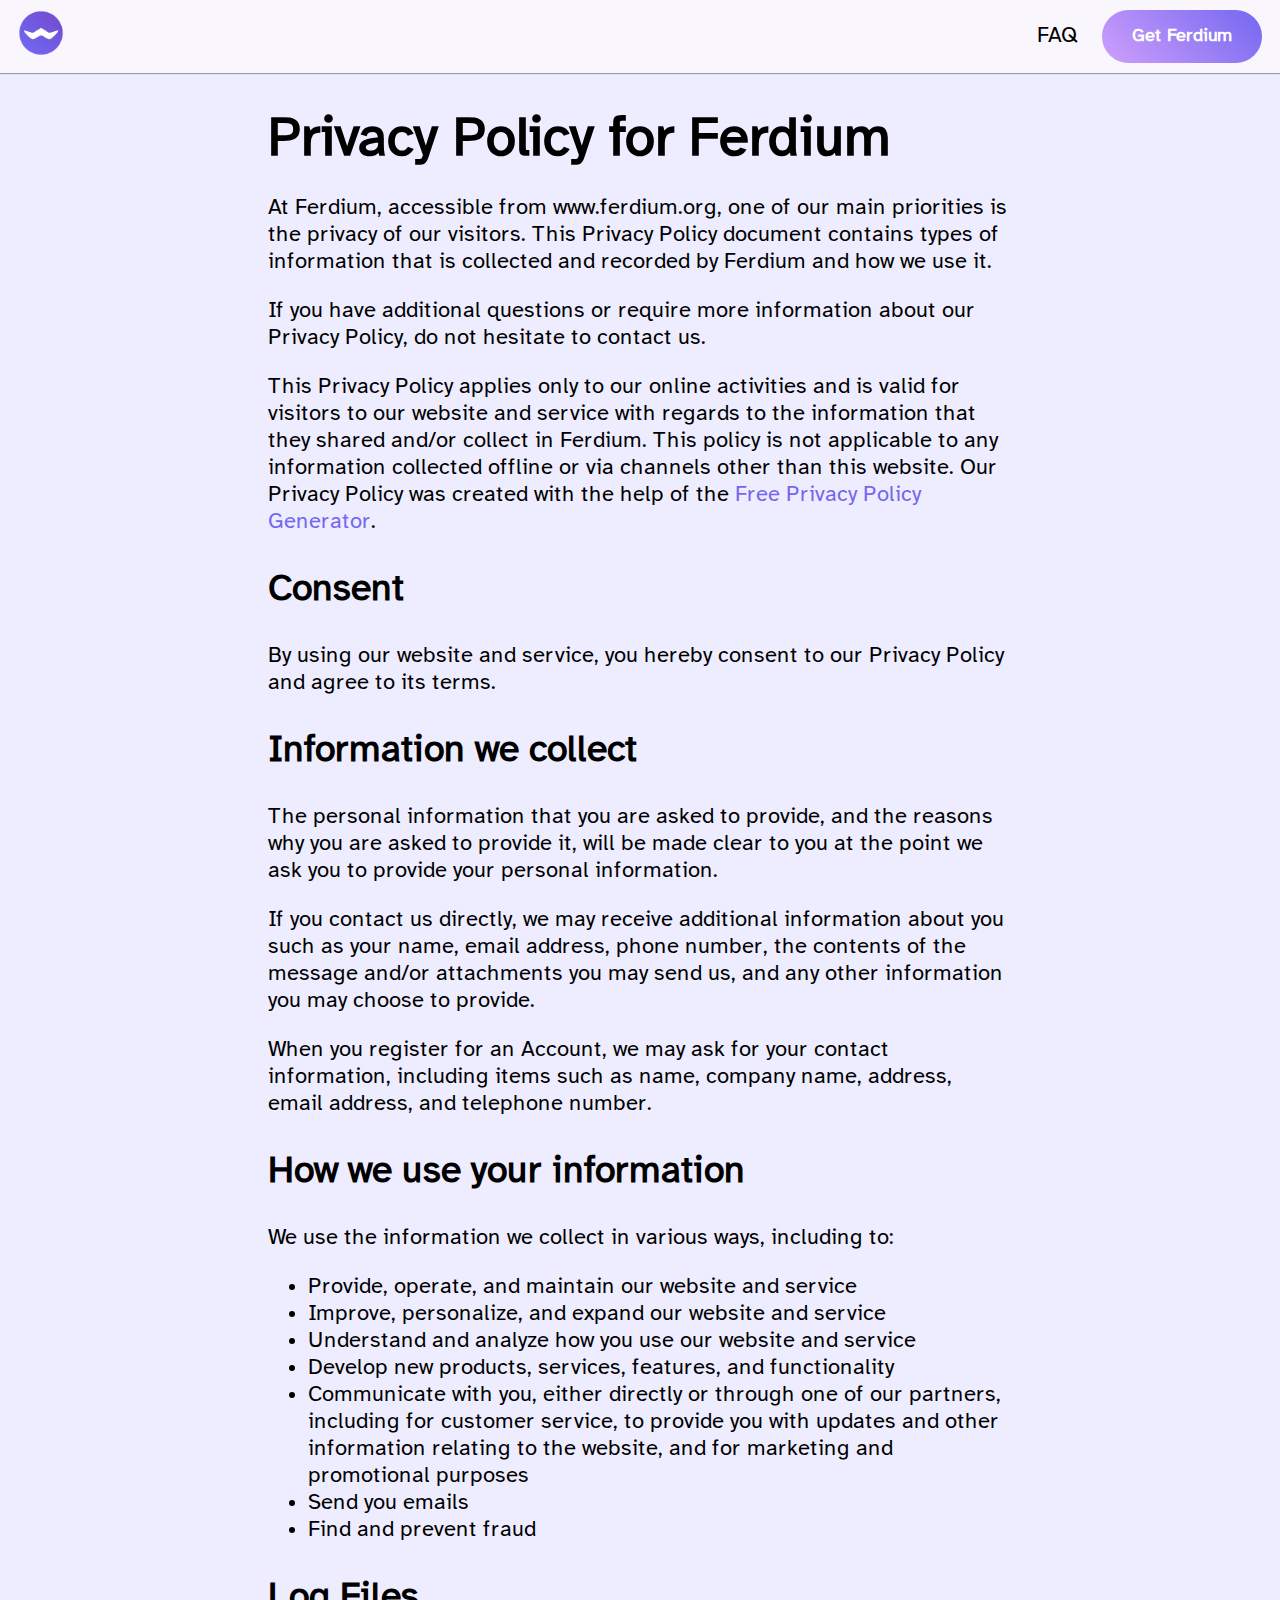
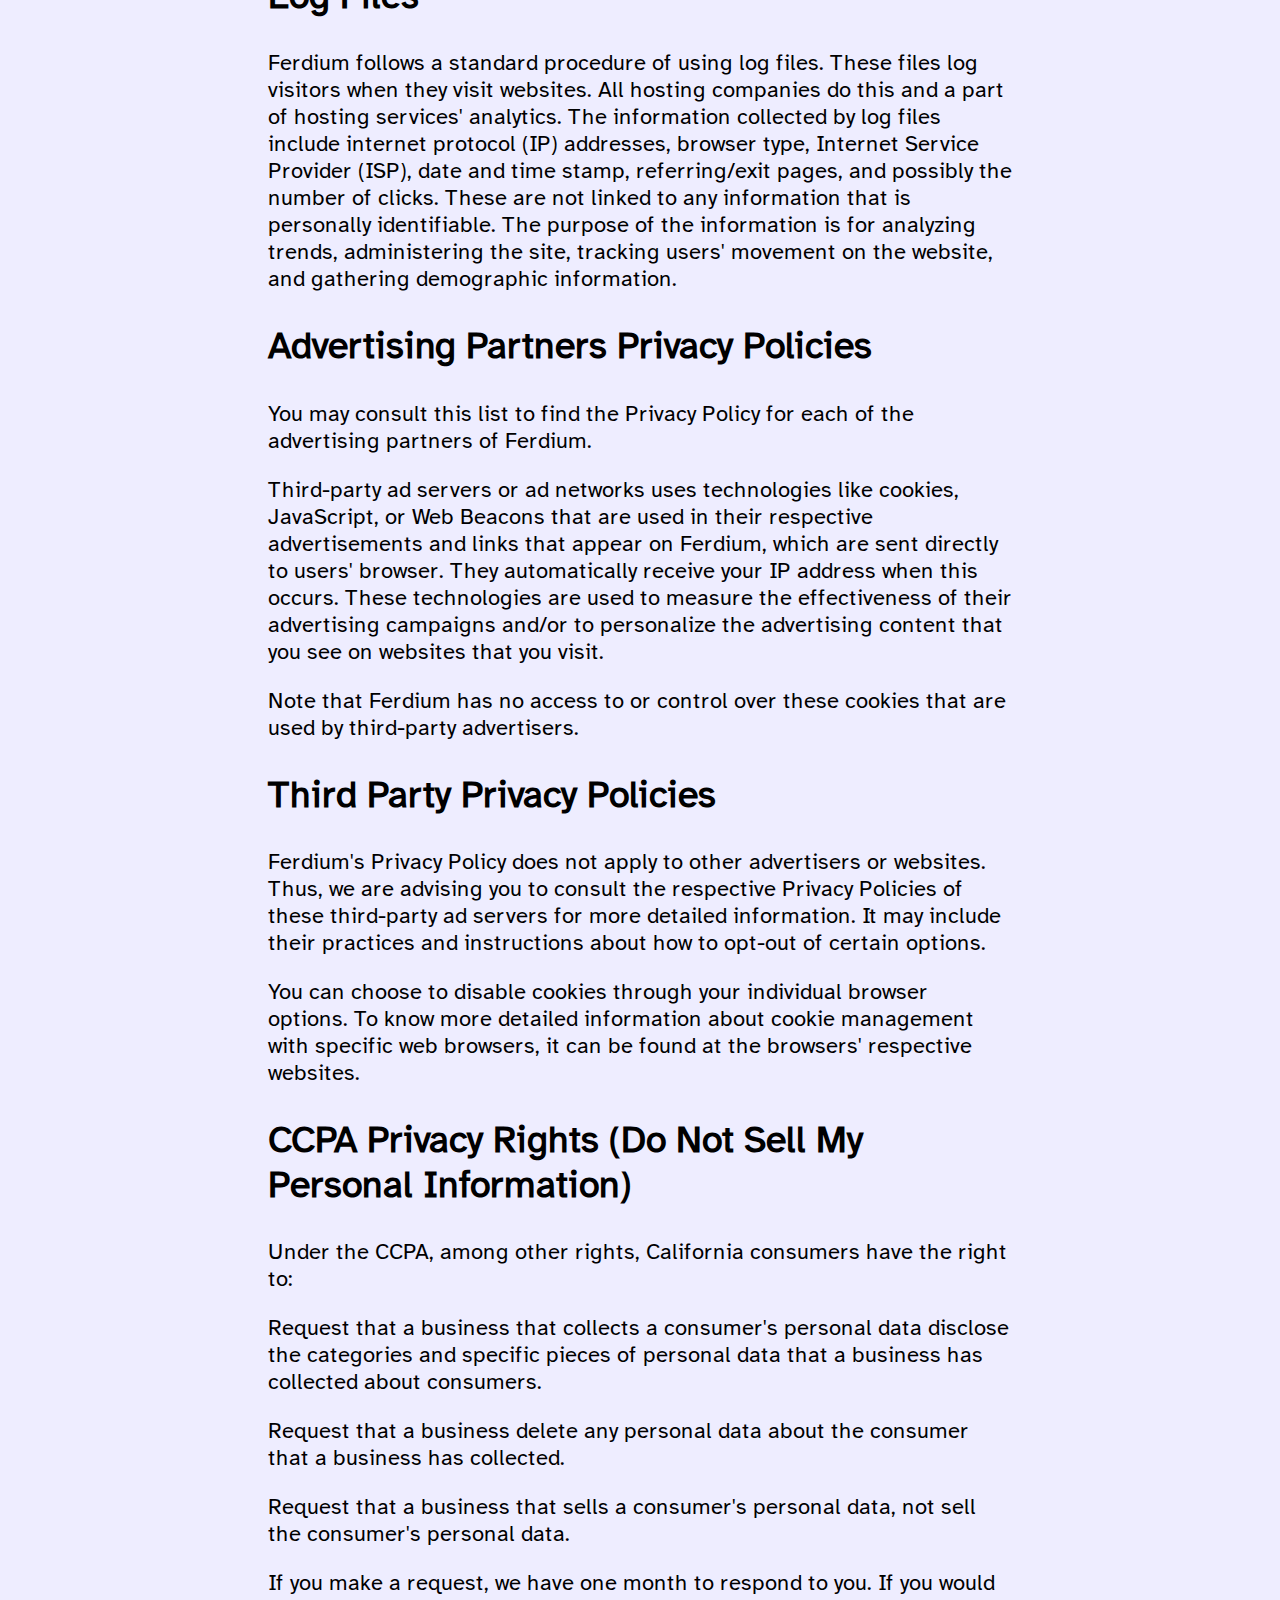
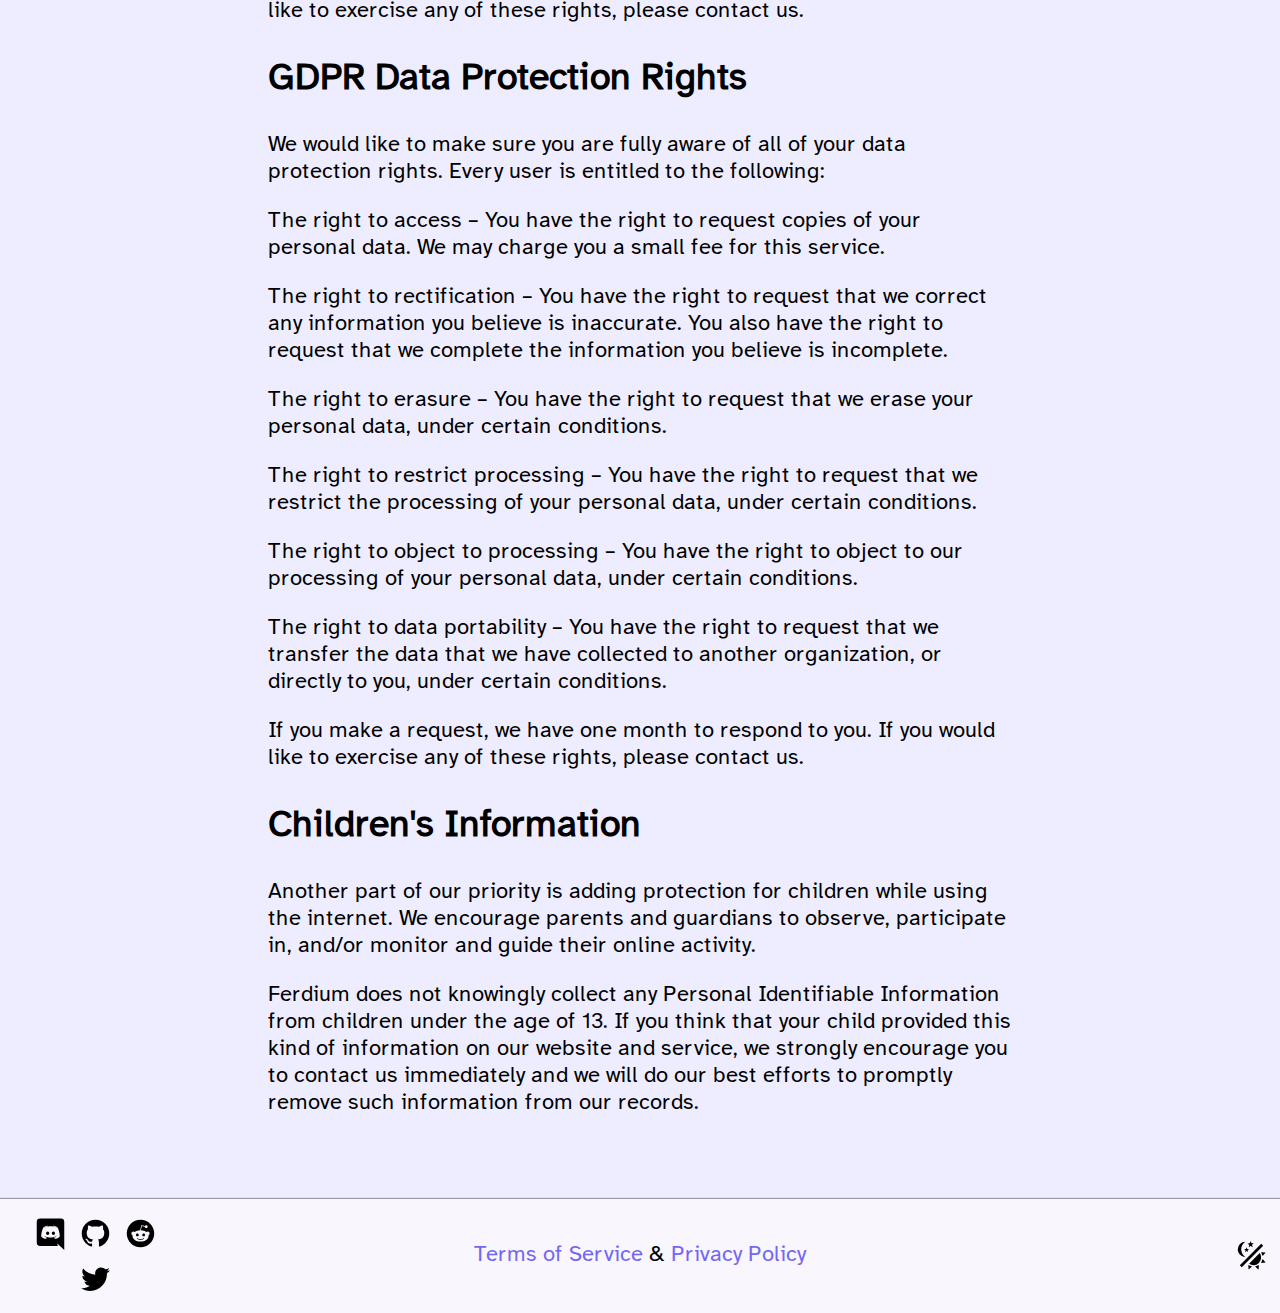
<file: privacy-policy.html>
<!DOCTYPE html><html><head><meta name="viewport" content="width=device-width"/><meta charSet="utf-8"/><title>Ferdium | Privacy Policy</title><meta name="description" content="Introducing a great productivity tool to keep all messaging, productivity, and online services in one place"/><meta name="next-head-count" content="4"/><link rel="preload" href="/_next/static/css/374f40fb42b7cc2e.css" as="style"/><link rel="stylesheet" href="/_next/static/css/374f40fb42b7cc2e.css" data-n-g=""/><link rel="preload" href="/_next/static/css/26c379f00f9d1f3f.css" as="style"/><link rel="stylesheet" href="/_next/static/css/26c379f00f9d1f3f.css" data-n-p=""/><noscript data-n-css=""></noscript><script defer="" nomodule="" src="/_next/static/chunks/polyfills-5cd94c89d3acac5f.js"></script><script src="/_next/static/chunks/webpack-69bfa6990bb9e155.js" defer=""></script><script src="/_next/static/chunks/framework-fc97f3f1282ce3ed.js" defer=""></script><script src="/_next/static/chunks/main-1452d81522d66bc9.js" defer=""></script><script src="/_next/static/chunks/pages/_app-734e6186b10cd950.js" defer=""></script><script src="/_next/static/chunks/b2e984c5-0b784b7dba96abb4.js" defer=""></script><script src="/_next/static/chunks/161-10cd737b9b960b92.js" defer=""></script><script src="/_next/static/chunks/pages/privacy-policy-0dec2732e18d7902.js" defer=""></script><script src="/_next/static/M2XKtdj67f8Y79y1srzPI/_buildManifest.js" defer=""></script><script src="/_next/static/M2XKtdj67f8Y79y1srzPI/_ssgManifest.js" defer=""></script><script src="/_next/static/M2XKtdj67f8Y79y1srzPI/_middlewareManifest.js" defer=""></script></head><body><div id="__next"><header id="Header_header__Kpax6"><nav id="Header_nav__SMZyC"><a aria-label="Home link" href="/"><div><span style="box-sizing:border-box;display:inline-block;overflow:hidden;width:initial;height:initial;background:none;opacity:1;border:0;margin:0;padding:0;position:relative;max-width:100%"><span style="box-sizing:border-box;display:block;width:initial;height:initial;background:none;opacity:1;border:0;margin:0;padding:0;max-width:100%"><img style="display:block;max-width:100%;width:initial;height:initial;background:none;opacity:1;border:0;margin:0;padding:0" alt="" aria-hidden="true" src="data:image/svg+xml,%3csvg%20xmlns=%27http://www.w3.org/2000/svg%27%20version=%271.1%27%20width=%2746%27%20height=%2746%27/%3e"/></span><img id="Header_logo__q5xpd" alt="" src="[data-uri]" decoding="async" data-nimg="intrinsic" style="position:absolute;top:0;left:0;bottom:0;right:0;box-sizing:border-box;padding:0;border:none;margin:auto;display:block;width:0;height:0;min-width:100%;max-width:100%;min-height:100%;max-height:100%"/><noscript><img id="Header_logo__q5xpd" alt="" srcSet="/_next/static/media/logo.9fc5c374.png 1x, /_next/static/media/logo.9fc5c374.png 2x" src="/_next/static/media/logo.9fc5c374.png" decoding="async" data-nimg="intrinsic" style="position:absolute;top:0;left:0;bottom:0;right:0;box-sizing:border-box;padding:0;border:none;margin:auto;display:block;width:0;height:0;min-width:100%;max-width:100%;min-height:100%;max-height:100%" loading="lazy"/></noscript></span></div></a><div class="Header_links__mnu_q"><a class="Link_neutral__h8btI" href="/faq">FAQ</a><a href="/download"><div class="Button_cta__miivv Button_large__Rfe70"><div>Get Ferdium</div></div></a></div></nav></header><main><section class="Section_section__BYVDj"><div style="flex-direction:column" class="Section_content___fVbw "><div><h1>Privacy Policy for Ferdium</h1><p>At Ferdium, accessible from www.ferdium.org, one of our main priorities is the privacy of our visitors. This Privacy Policy document contains types of information that is collected and recorded by Ferdium and how we use it.</p><p>If you have additional questions or require more information about our Privacy Policy, do not hesitate to contact us.</p><p>This Privacy Policy applies only to our online activities and is valid for visitors to our website and service with regards to the information that they shared and/or collect in Ferdium. This policy is not applicable to any information collected offline or via channels other than this website. Our Privacy Policy was created with the help of the<!-- --> <!-- --><a href="https://www.generateprivacypolicy.com/">Free Privacy Policy Generator</a>.<!-- --></p><h2>Consent</h2><p>By using our website and service, you hereby consent to our Privacy Policy and agree to its terms.</p><h2>Information we collect</h2><p>The personal information that you are asked to provide, and the reasons why you are asked to provide it, will be made clear to you at the point we ask you to provide your personal information.</p><p>If you contact us directly, we may receive additional information about you such as your name, email address, phone number, the contents of the message and/or attachments you may send us, and any other information you may choose to provide.</p><p>When you register for an Account, we may ask for your contact information, including items such as name, company name, address, email address, and telephone number.</p><h2>How we use your information</h2><p>We use the information we collect in various ways, including to:</p><ul><li>Provide, operate, and maintain our website and service</li><li>Improve, personalize, and expand our website and service</li><li>Understand and analyze how you use our website and service</li><li>Develop new products, services, features, and functionality</li><li>Communicate with you, either directly or through one of our partners, including for customer service, to provide you with updates and other information relating to the website, and for marketing and promotional purposes</li><li>Send you emails</li><li>Find and prevent fraud</li></ul><h2>Log Files</h2><p>Ferdium follows a standard procedure of using log files. These files log visitors when they visit websites. All hosting companies do this and a part of hosting services&#x27; analytics. The information collected by log files include internet protocol (IP) addresses, browser type, Internet Service Provider (ISP), date and time stamp, referring/exit pages, and possibly the number of clicks. These are not linked to any information that is personally identifiable. The purpose of the information is for analyzing trends, administering the site, tracking users&#x27; movement on the website, and gathering demographic information.</p><h2>Advertising Partners Privacy Policies</h2><p>You may consult this list to find the Privacy Policy for each of the advertising partners of Ferdium.</p><p>Third-party ad servers or ad networks uses technologies like cookies, JavaScript, or Web Beacons that are used in their respective advertisements and links that appear on Ferdium, which are sent directly to users&#x27; browser. They automatically receive your IP address when this occurs. These technologies are used to measure the effectiveness of their advertising campaigns and/or to personalize the advertising content that you see on websites that you visit.</p><p>Note that Ferdium has no access to or control over these cookies that are used by third-party advertisers.</p><h2>Third Party Privacy Policies</h2><p>Ferdium&#x27;s Privacy Policy does not apply to other advertisers or websites. Thus, we are advising you to consult the respective Privacy Policies of these third-party ad servers for more detailed information. It may include their practices and instructions about how to opt-out of certain options.<!-- --> <!-- --></p><p>You can choose to disable cookies through your individual browser options. To know more detailed information about cookie management with specific web browsers, it can be found at the browsers&#x27; respective websites.</p><h2>CCPA Privacy Rights (Do Not Sell My Personal Information)</h2><p>Under the CCPA, among other rights, California consumers have the right to:</p><p>Request that a business that collects a consumer&#x27;s personal data disclose the categories and specific pieces of personal data that a business has collected about consumers.</p><p>Request that a business delete any personal data about the consumer that a business has collected.</p><p>Request that a business that sells a consumer&#x27;s personal data, not sell the consumer&#x27;s personal data.</p><p>If you make a request, we have one month to respond to you. If you would like to exercise any of these rights, please contact us.</p><h2>GDPR Data Protection Rights</h2><p>We would like to make sure you are fully aware of all of your data protection rights. Every user is entitled to the following:</p><p>The right to access – You have the right to request copies of your personal data. We may charge you a small fee for this service.</p><p>The right to rectification – You have the right to request that we correct any information you believe is inaccurate. You also have the right to request that we complete the information you believe is incomplete.</p><p>The right to erasure – You have the right to request that we erase your personal data, under certain conditions.</p><p>The right to restrict processing – You have the right to request that we restrict the processing of your personal data, under certain conditions.</p><p>The right to object to processing – You have the right to object to our processing of your personal data, under certain conditions.</p><p>The right to data portability – You have the right to request that we transfer the data that we have collected to another organization, or directly to you, under certain conditions.</p><p>If you make a request, we have one month to respond to you. If you would like to exercise any of these rights, please contact us.</p><h2>Children&#x27;s Information</h2><p>Another part of our priority is adding protection for children while using the internet. We encourage parents and guardians to observe, participate in, and/or monitor and guide their online activity.</p><p>Ferdium does not knowingly collect any Personal Identifiable Information from children under the age of 13. If you think that your child provided this kind of information on our website and service, we strongly encourage you to contact us immediately and we will do our best efforts to promptly remove such information from our records.</p></div></div></section></main><footer id="Footer_footer__Ksopt"><div class="Footer_links__W8RrQ"><div class="CommunityLinks_links__E6F4L"><a href="https://discord.gg/jVv4Qns8pP" target="_blank" rel="noreferrer noopener" aria-label="Discord link" class="ExternalLink_neutral__H3BU1"><div style="display:flex;justify-content:center;align-content:center"><svg viewBox="0 0 24 24" style="margin:auto;width:1.5rem;height:1.5rem" role="presentation"><path d="M22,24L16.75,19L17.38,21H4.5A2.5,2.5 0 0,1 2,18.5V3.5A2.5,2.5 0 0,1 4.5,1H19.5A2.5,2.5 0 0,1 22,3.5V24M12,6.8C9.32,6.8 7.44,7.95 7.44,7.95C8.47,7.03 10.27,6.5 10.27,6.5L10.1,6.33C8.41,6.36 6.88,7.53 6.88,7.53C5.16,11.12 5.27,14.22 5.27,14.22C6.67,16.03 8.75,15.9 8.75,15.9L9.46,15C8.21,14.73 7.42,13.62 7.42,13.62C7.42,13.62 9.3,14.9 12,14.9C14.7,14.9 16.58,13.62 16.58,13.62C16.58,13.62 15.79,14.73 14.54,15L15.25,15.9C15.25,15.9 17.33,16.03 18.73,14.22C18.73,14.22 18.84,11.12 17.12,7.53C17.12,7.53 15.59,6.36 13.9,6.33L13.73,6.5C13.73,6.5 15.53,7.03 16.56,7.95C16.56,7.95 14.68,6.8 12,6.8M9.93,10.59C10.58,10.59 11.11,11.16 11.1,11.86C11.1,12.55 10.58,13.13 9.93,13.13C9.29,13.13 8.77,12.55 8.77,11.86C8.77,11.16 9.28,10.59 9.93,10.59M14.1,10.59C14.75,10.59 15.27,11.16 15.27,11.86C15.27,12.55 14.75,13.13 14.1,13.13C13.46,13.13 12.94,12.55 12.94,11.86C12.94,11.16 13.45,10.59 14.1,10.59Z" style="fill:currentColor"></path></svg></div></a><a href="https://github.com/ferdium/ferdium-app" target="_blank" rel="noreferrer noopener" aria-label="GitHub link" class="ExternalLink_neutral__H3BU1"><div style="display:flex;justify-content:center;align-content:center"><svg viewBox="0 0 24 24" style="margin:auto;width:1.5rem;height:1.5rem" role="presentation"><path d="M12,2A10,10 0 0,0 2,12C2,16.42 4.87,20.17 8.84,21.5C9.34,21.58 9.5,21.27 9.5,21C9.5,20.77 9.5,20.14 9.5,19.31C6.73,19.91 6.14,17.97 6.14,17.97C5.68,16.81 5.03,16.5 5.03,16.5C4.12,15.88 5.1,15.9 5.1,15.9C6.1,15.97 6.63,16.93 6.63,16.93C7.5,18.45 8.97,18 9.54,17.76C9.63,17.11 9.89,16.67 10.17,16.42C7.95,16.17 5.62,15.31 5.62,11.5C5.62,10.39 6,9.5 6.65,8.79C6.55,8.54 6.2,7.5 6.75,6.15C6.75,6.15 7.59,5.88 9.5,7.17C10.29,6.95 11.15,6.84 12,6.84C12.85,6.84 13.71,6.95 14.5,7.17C16.41,5.88 17.25,6.15 17.25,6.15C17.8,7.5 17.45,8.54 17.35,8.79C18,9.5 18.38,10.39 18.38,11.5C18.38,15.32 16.04,16.16 13.81,16.41C14.17,16.72 14.5,17.33 14.5,18.26C14.5,19.6 14.5,20.68 14.5,21C14.5,21.27 14.66,21.59 15.17,21.5C19.14,20.16 22,16.42 22,12A10,10 0 0,0 12,2Z" style="fill:currentColor"></path></svg></div></a><a href="https://www.reddit.com/r/ferdium" target="_blank" rel="noreferrer noopener" aria-label="Reddit link" class="ExternalLink_neutral__H3BU1"><div style="display:flex;justify-content:center;align-content:center"><svg viewBox="0 0 24 24" style="margin:auto;width:1.5rem;height:1.5rem" role="presentation"><path d="M14.5 15.41C14.58 15.5 14.58 15.69 14.5 15.8C13.77 16.5 12.41 16.56 12 16.56C11.61 16.56 10.25 16.5 9.54 15.8C9.44 15.69 9.44 15.5 9.54 15.41C9.65 15.31 9.82 15.31 9.92 15.41C10.38 15.87 11.33 16 12 16C12.69 16 13.66 15.87 14.1 15.41C14.21 15.31 14.38 15.31 14.5 15.41M10.75 13.04C10.75 12.47 10.28 12 9.71 12C9.14 12 8.67 12.47 8.67 13.04C8.67 13.61 9.14 14.09 9.71 14.08C10.28 14.08 10.75 13.61 10.75 13.04M14.29 12C13.72 12 13.25 12.5 13.25 13.05S13.72 14.09 14.29 14.09C14.86 14.09 15.33 13.61 15.33 13.05C15.33 12.5 14.86 12 14.29 12M22 12C22 17.5 17.5 22 12 22S2 17.5 2 12C2 6.5 6.5 2 12 2S22 6.5 22 12M18.67 12C18.67 11.19 18 10.54 17.22 10.54C16.82 10.54 16.46 10.7 16.2 10.95C15.2 10.23 13.83 9.77 12.3 9.71L12.97 6.58L15.14 7.05C15.16 7.6 15.62 8.04 16.18 8.04C16.75 8.04 17.22 7.57 17.22 7C17.22 6.43 16.75 5.96 16.18 5.96C15.77 5.96 15.41 6.2 15.25 6.55L12.82 6.03C12.75 6 12.68 6.03 12.63 6.07C12.57 6.11 12.54 6.17 12.53 6.24L11.79 9.72C10.24 9.77 8.84 10.23 7.82 10.96C7.56 10.71 7.2 10.56 6.81 10.56C6 10.56 5.35 11.21 5.35 12C5.35 12.61 5.71 13.11 6.21 13.34C6.19 13.5 6.18 13.62 6.18 13.78C6.18 16 8.79 17.85 12 17.85C15.23 17.85 17.85 16.03 17.85 13.78C17.85 13.64 17.84 13.5 17.81 13.34C18.31 13.11 18.67 12.6 18.67 12Z" style="fill:currentColor"></path></svg></div></a><a href="https://twitter.com/ferdiumteam" target="_blank" rel="noreferrer noopener" aria-label="Twitter link" class="ExternalLink_neutral__H3BU1"><div style="display:flex;justify-content:center;align-content:center"><svg viewBox="0 0 24 24" style="margin:auto;width:1.5rem;height:1.5rem" role="presentation"><path d="M22.46,6C21.69,6.35 20.86,6.58 20,6.69C20.88,6.16 21.56,5.32 21.88,4.31C21.05,4.81 20.13,5.16 19.16,5.36C18.37,4.5 17.26,4 16,4C13.65,4 11.73,5.92 11.73,8.29C11.73,8.63 11.77,8.96 11.84,9.27C8.28,9.09 5.11,7.38 3,4.79C2.63,5.42 2.42,6.16 2.42,6.94C2.42,8.43 3.17,9.75 4.33,10.5C3.62,10.5 2.96,10.3 2.38,10C2.38,10 2.38,10 2.38,10.03C2.38,12.11 3.86,13.85 5.82,14.24C5.46,14.34 5.08,14.39 4.69,14.39C4.42,14.39 4.15,14.36 3.89,14.31C4.43,16 6,17.26 7.89,17.29C6.43,18.45 4.58,19.13 2.56,19.13C2.22,19.13 1.88,19.11 1.54,19.07C3.44,20.29 5.7,21 8.12,21C16,21 20.33,14.46 20.33,8.79C20.33,8.6 20.33,8.42 20.32,8.23C21.16,7.63 21.88,6.87 22.46,6Z" style="fill:currentColor"></path></svg></div></a></div></div><div class="Footer_legal__5lBiC"><a href="/terms-of-service">Terms of Service</a><div> &amp; </div><a href="/privacy-policy">Privacy Policy</a></div><div class="Footer_darkmode__tYgMA"><button class="Button_base__r2Zz5 Button_icon__CdeUa" aria-label="Switch theme"><div><div style="display:flex;justify-content:center;align-content:center"><svg viewBox="0 0 24 24" style="margin:auto;width:1.5rem;height:1.5rem" role="presentation"><path d="M7.5,2C5.71,3.15 4.5,5.18 4.5,7.5C4.5,9.82 5.71,11.85 7.53,13C4.46,13 2,10.54 2,7.5A5.5,5.5 0 0,1 7.5,2M19.07,3.5L20.5,4.93L4.93,20.5L3.5,19.07L19.07,3.5M12.89,5.93L11.41,5L9.97,6L10.39,4.3L9,3.24L10.75,3.12L11.33,1.47L12,3.1L13.73,3.13L12.38,4.26L12.89,5.93M9.59,9.54L8.43,8.81L7.31,9.59L7.65,8.27L6.56,7.44L7.92,7.35L8.37,6.06L8.88,7.33L10.24,7.36L9.19,8.23L9.59,9.54M19,13.5A5.5,5.5 0 0,1 13.5,19C12.28,19 11.15,18.6 10.24,17.93L17.93,10.24C18.6,11.15 19,12.28 19,13.5M14.6,20.08L17.37,18.93L17.13,22.28L14.6,20.08M18.93,17.38L20.08,14.61L22.28,17.15L18.93,17.38M20.08,12.42L18.94,9.64L22.28,9.88L20.08,12.42M9.63,18.93L12.4,20.08L9.87,22.27L9.63,18.93Z" style="fill:currentColor"></path></svg></div></div></button></div></footer></div><script id="__NEXT_DATA__" type="application/json">{"props":{"pageProps":{}},"page":"/privacy-policy","query":{},"buildId":"M2XKtdj67f8Y79y1srzPI","nextExport":true,"autoExport":true,"isFallback":false,"scriptLoader":[]}</script></body></html>
</file>
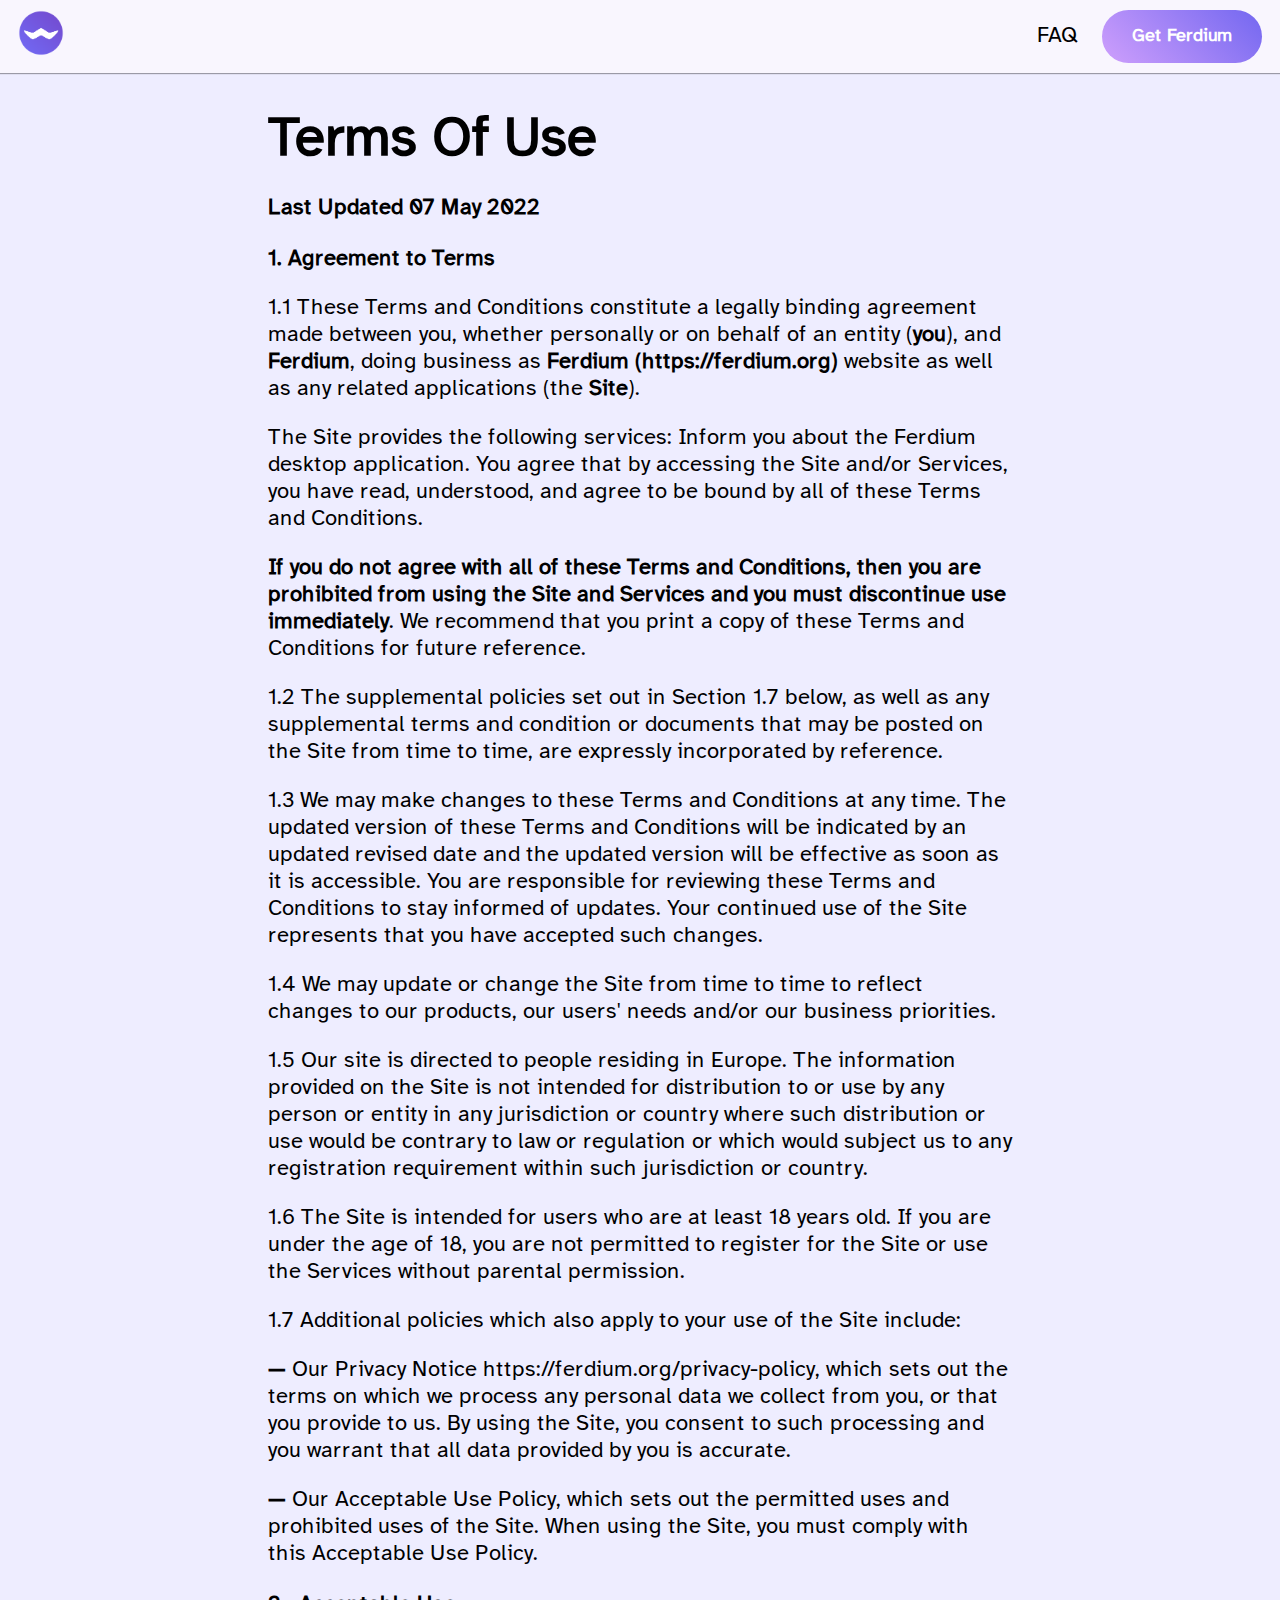
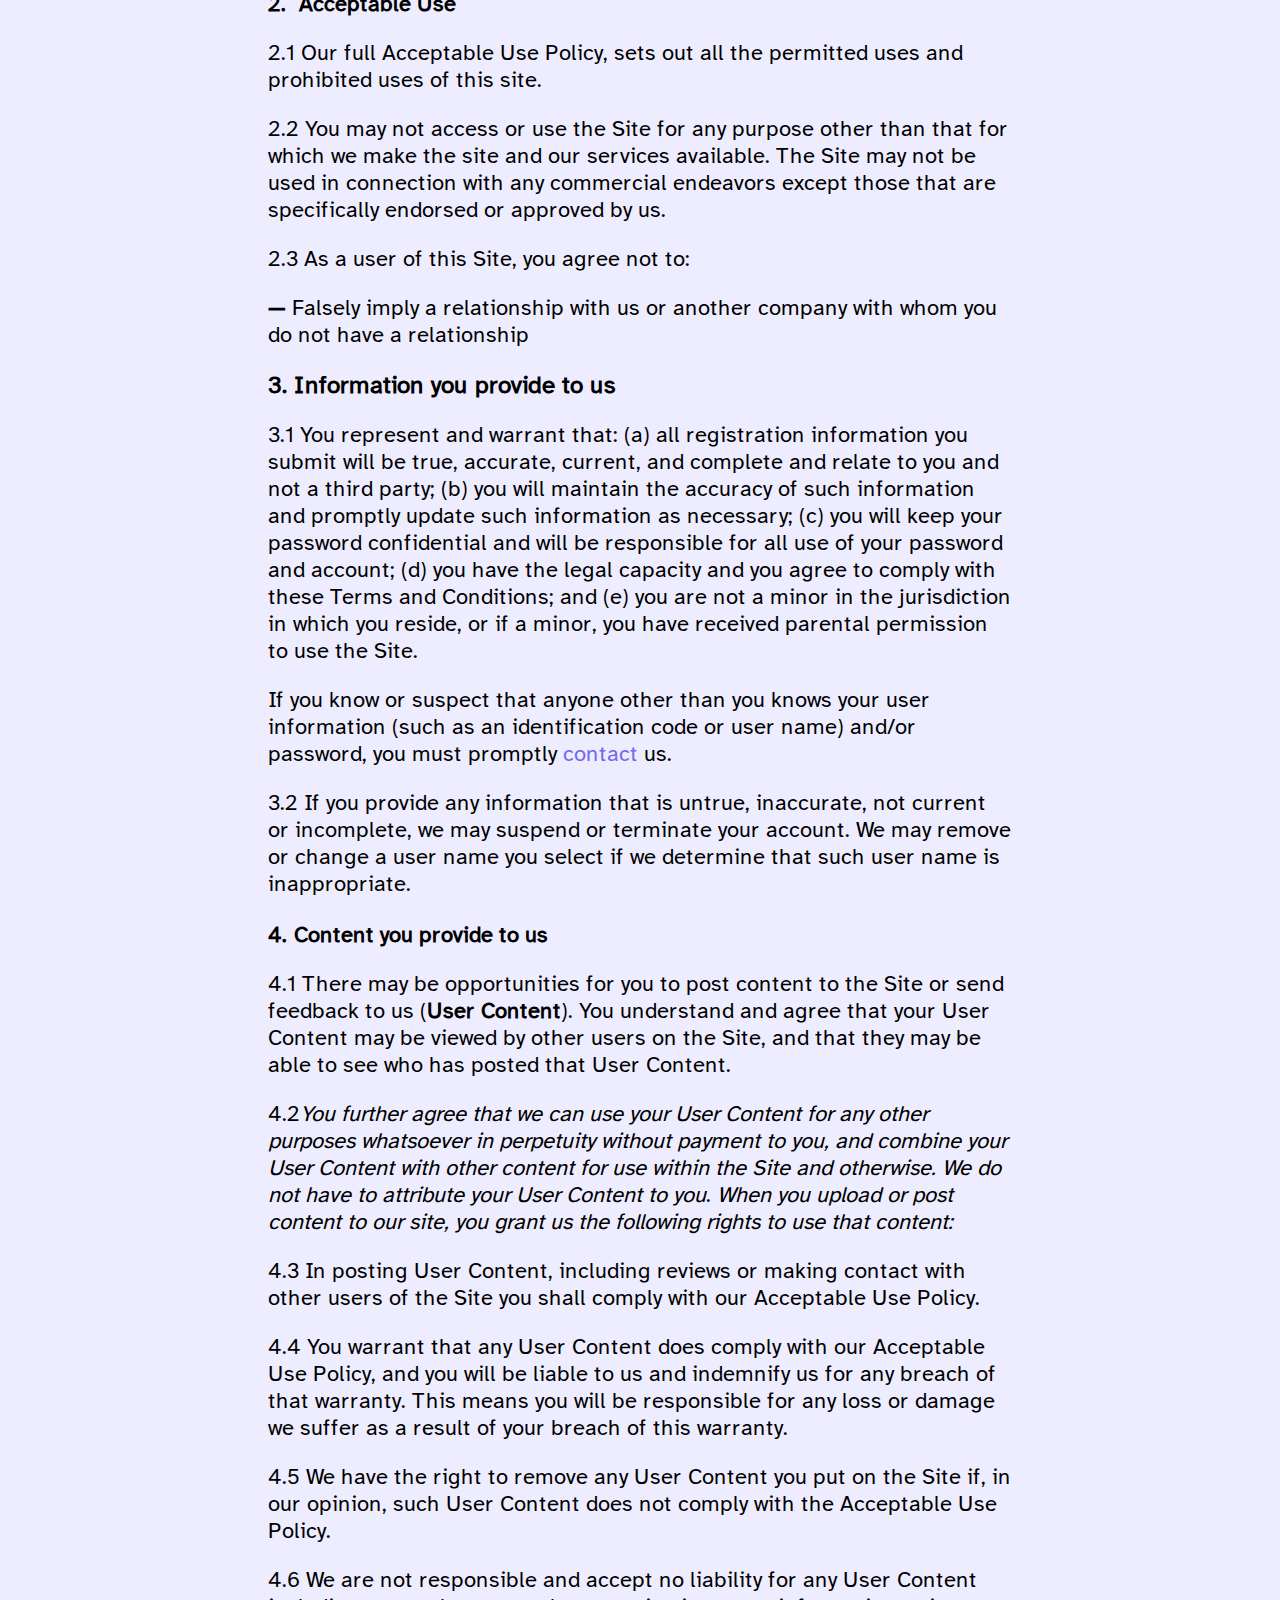
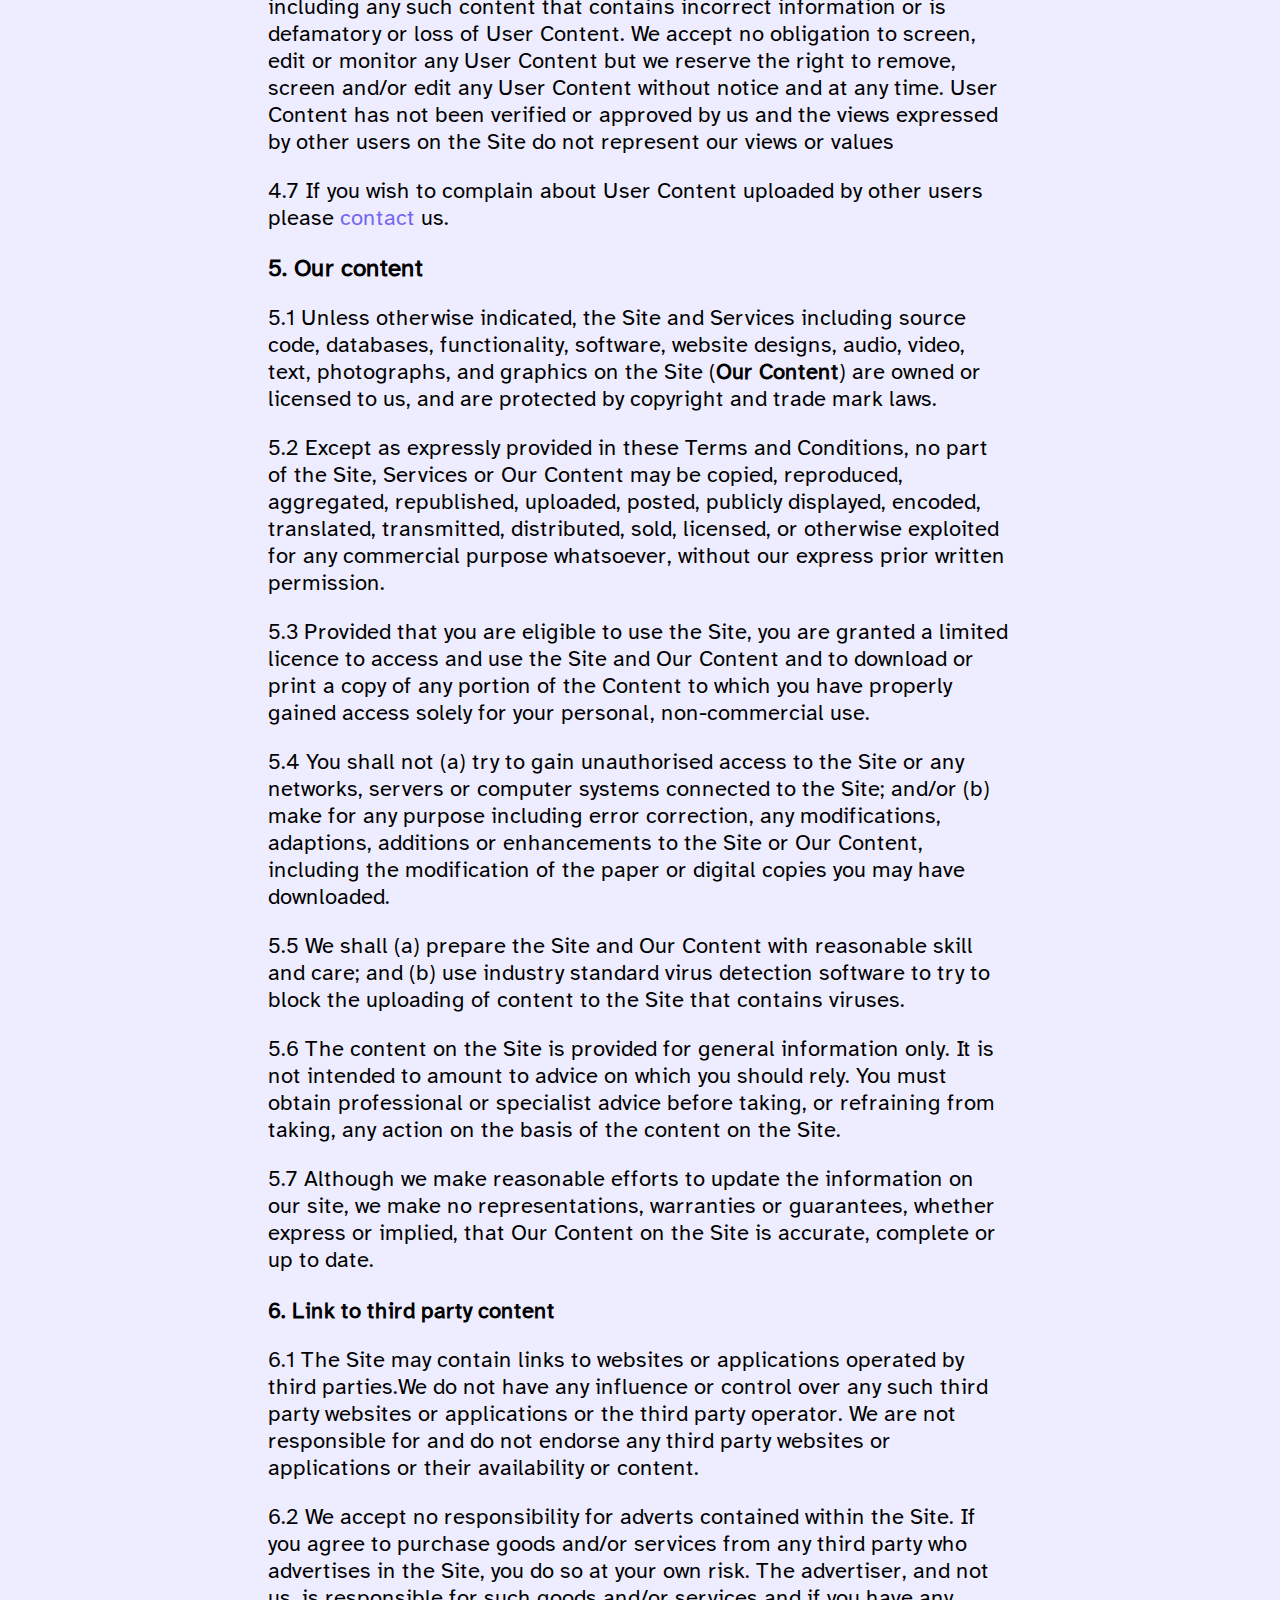
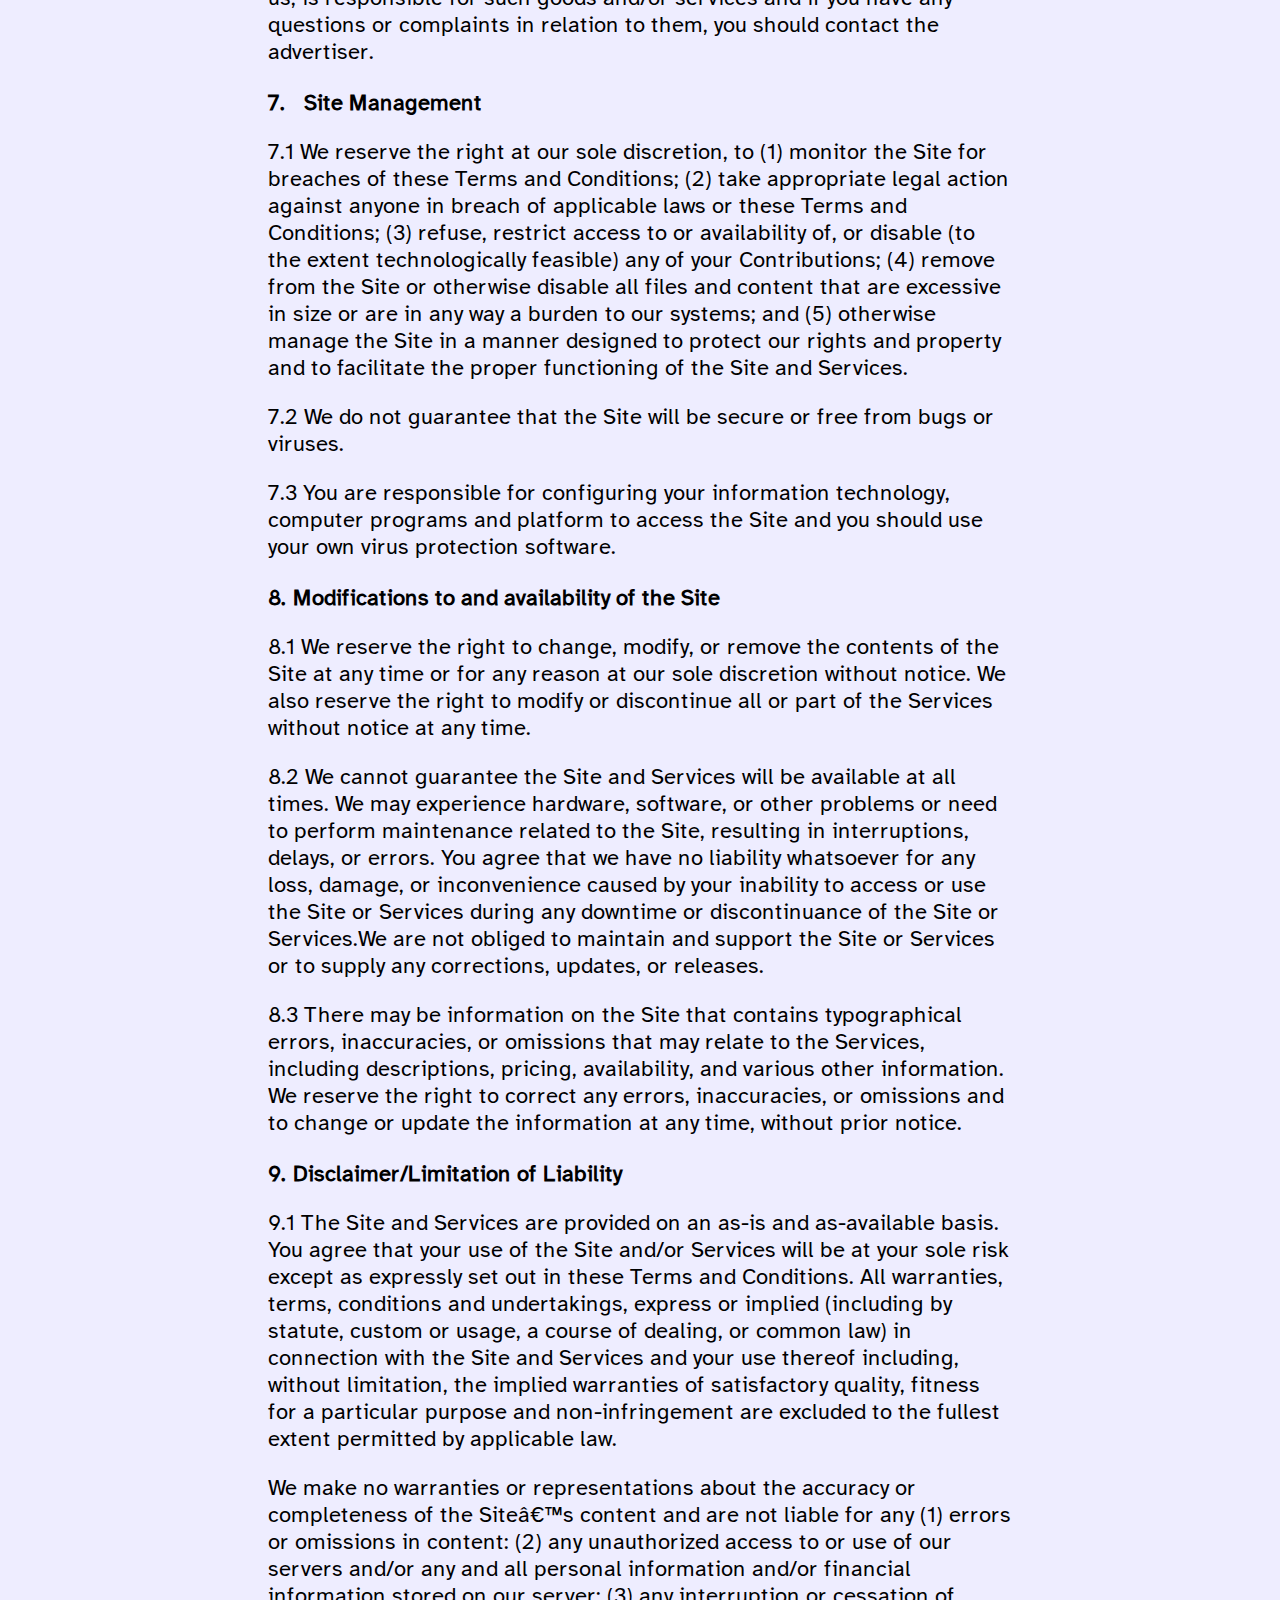
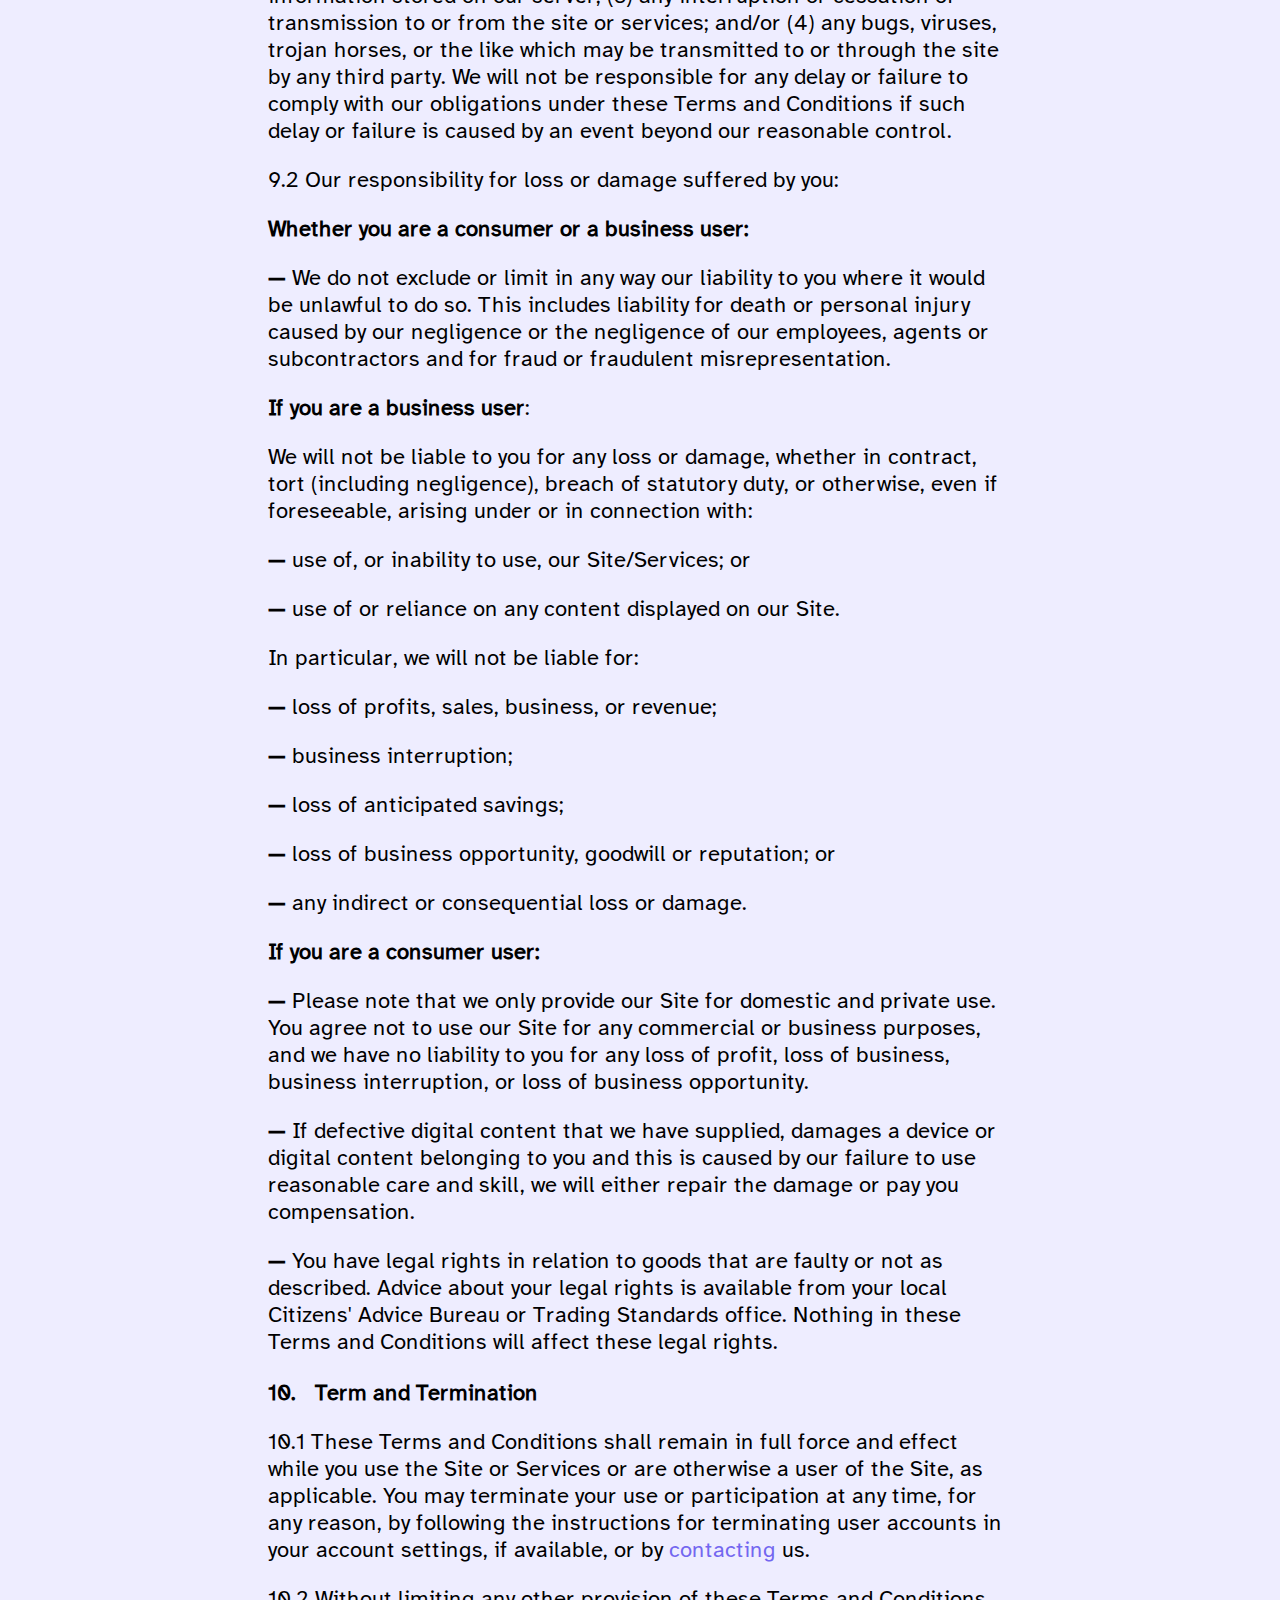
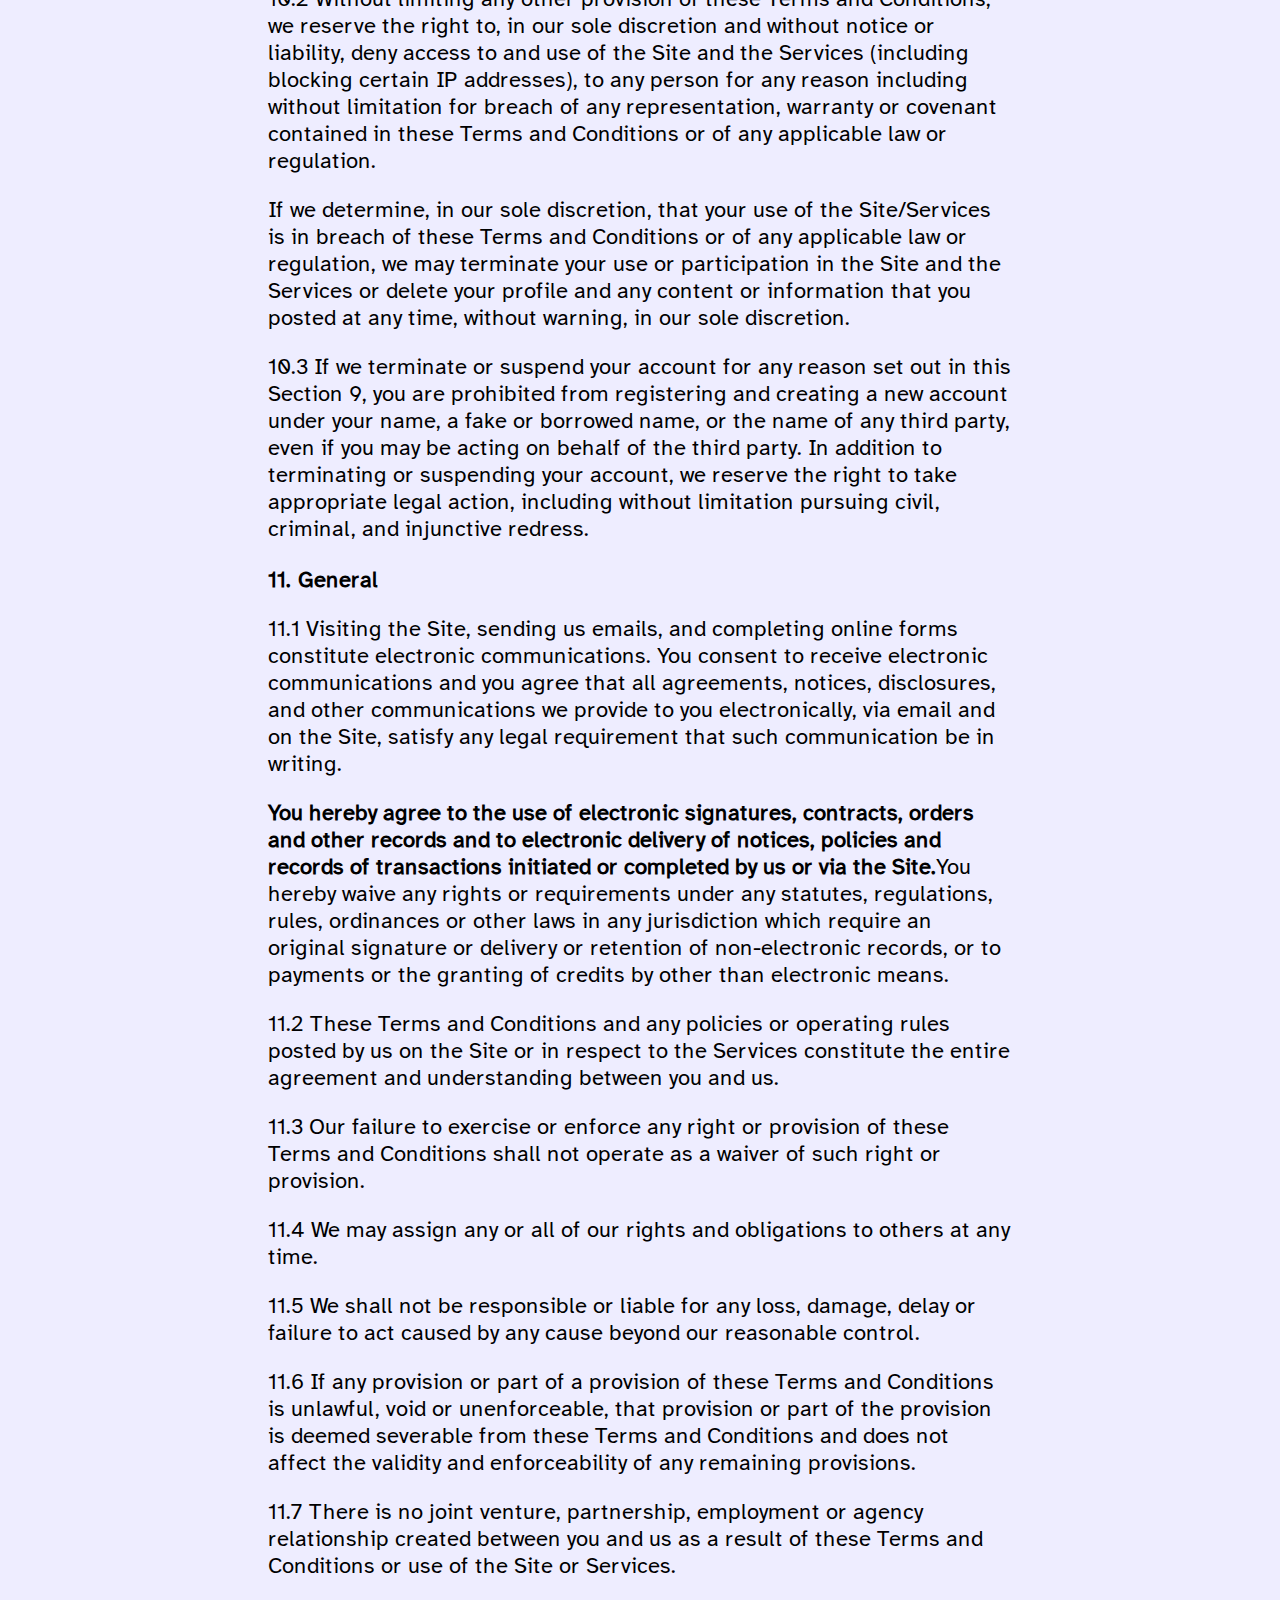
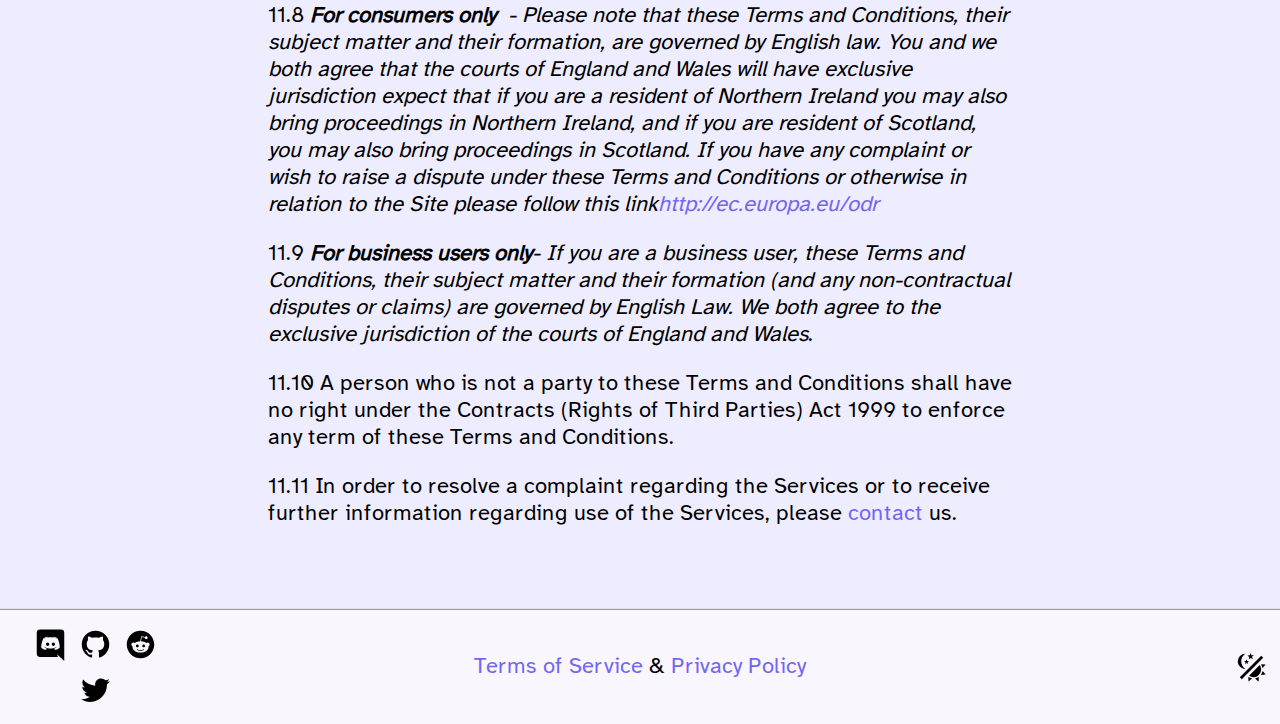
<file: terms-of-service.html>
<!DOCTYPE html><html><head><meta name="viewport" content="width=device-width"/><meta charSet="utf-8"/><title>Ferdium | Terms Of Service</title><meta name="description" content="Introducing a great productivity tool to keep all messaging, productivity, and online services in one place"/><meta name="next-head-count" content="4"/><link rel="preload" href="/_next/static/css/374f40fb42b7cc2e.css" as="style"/><link rel="stylesheet" href="/_next/static/css/374f40fb42b7cc2e.css" data-n-g=""/><link rel="preload" href="/_next/static/css/26c379f00f9d1f3f.css" as="style"/><link rel="stylesheet" href="/_next/static/css/26c379f00f9d1f3f.css" data-n-p=""/><noscript data-n-css=""></noscript><script defer="" nomodule="" src="/_next/static/chunks/polyfills-5cd94c89d3acac5f.js"></script><script src="/_next/static/chunks/webpack-69bfa6990bb9e155.js" defer=""></script><script src="/_next/static/chunks/framework-fc97f3f1282ce3ed.js" defer=""></script><script src="/_next/static/chunks/main-1452d81522d66bc9.js" defer=""></script><script src="/_next/static/chunks/pages/_app-734e6186b10cd950.js" defer=""></script><script src="/_next/static/chunks/b2e984c5-0b784b7dba96abb4.js" defer=""></script><script src="/_next/static/chunks/161-10cd737b9b960b92.js" defer=""></script><script src="/_next/static/chunks/pages/terms-of-service-8d0cfb9e3683acbf.js" defer=""></script><script src="/_next/static/M2XKtdj67f8Y79y1srzPI/_buildManifest.js" defer=""></script><script src="/_next/static/M2XKtdj67f8Y79y1srzPI/_ssgManifest.js" defer=""></script><script src="/_next/static/M2XKtdj67f8Y79y1srzPI/_middlewareManifest.js" defer=""></script></head><body><div id="__next"><header id="Header_header__Kpax6"><nav id="Header_nav__SMZyC"><a aria-label="Home link" href="/"><div><span style="box-sizing:border-box;display:inline-block;overflow:hidden;width:initial;height:initial;background:none;opacity:1;border:0;margin:0;padding:0;position:relative;max-width:100%"><span style="box-sizing:border-box;display:block;width:initial;height:initial;background:none;opacity:1;border:0;margin:0;padding:0;max-width:100%"><img style="display:block;max-width:100%;width:initial;height:initial;background:none;opacity:1;border:0;margin:0;padding:0" alt="" aria-hidden="true" src="data:image/svg+xml,%3csvg%20xmlns=%27http://www.w3.org/2000/svg%27%20version=%271.1%27%20width=%2746%27%20height=%2746%27/%3e"/></span><img id="Header_logo__q5xpd" alt="" src="[data-uri]" decoding="async" data-nimg="intrinsic" style="position:absolute;top:0;left:0;bottom:0;right:0;box-sizing:border-box;padding:0;border:none;margin:auto;display:block;width:0;height:0;min-width:100%;max-width:100%;min-height:100%;max-height:100%"/><noscript><img id="Header_logo__q5xpd" alt="" srcSet="/_next/static/media/logo.9fc5c374.png 1x, /_next/static/media/logo.9fc5c374.png 2x" src="/_next/static/media/logo.9fc5c374.png" decoding="async" data-nimg="intrinsic" style="position:absolute;top:0;left:0;bottom:0;right:0;box-sizing:border-box;padding:0;border:none;margin:auto;display:block;width:0;height:0;min-width:100%;max-width:100%;min-height:100%;max-height:100%" loading="lazy"/></noscript></span></div></a><div class="Header_links__mnu_q"><a class="Link_neutral__h8btI" href="/faq">FAQ</a><a href="/download"><div class="Button_cta__miivv Button_large__Rfe70"><div>Get Ferdium</div></div></a></div></nav></header><main><section class="Section_section__BYVDj"><div style="flex-direction:column" class="Section_content___fVbw "><div><div><h1>Terms Of Use</h1></div><p><strong>Last Updated 07 May 2022</strong></p><h3><strong>1. Agreement to Terms</strong></h3><p>1.1 These Terms and Conditions constitute a legally binding agreement made between you, whether personally or on behalf of an entity (<!-- --><strong>you</strong>), and<!-- --> <!-- --><strong>Ferdium</strong>, doing business as<!-- --><strong> Ferdium</strong> <!-- --><strong>(https://ferdium.org) </strong>website as well as any related applications (the <!-- --><strong>Site</strong>).  <!-- --></p><p>The Site provides the following services: Inform you about the Ferdium desktop application. You agree that by accessing the Site and/or Services, you have read, understood, and agree to be bound by all of these Terms and Conditions.  </p><p><strong>If you do not agree with all of these Terms and Conditions, then you are prohibited from using the Site and Services and you must discontinue use immediately</strong>. We recommend that you print a copy of these Terms and Conditions for future reference.  <!-- --></p><p>1.2 The supplemental policies set out in Section 1.7 below, as well as any supplemental terms and condition or documents that may be posted on the Site from time to time, are expressly incorporated by reference.  </p><p>1.3 We may make changes to these Terms and Conditions at any time. The updated version of these Terms and Conditions will be indicated by an updated revised date and the updated version will be effective as soon as it is accessible. You are responsible for reviewing these Terms and Conditions to stay informed of updates. Your continued use of the Site represents that you have accepted such changes.  </p><p>1.4 We may update or change the Site from time to time to reflect changes to our products, our users&#x27; needs and/or our business priorities.  </p><p>1.5 Our site is directed to people residing in Europe. The information provided on the Site is not intended for distribution to or use by any person or entity in any jurisdiction or country where such distribution or use would be contrary to law or regulation or which would subject us to any registration requirement within such jurisdiction or country.  </p><p>1.6 The Site is intended for users who are at least 18 years old. If you are under the age of 18, you are not permitted to register for the Site or use the Services without parental permission.</p><p>1.7 Additional policies which also apply to your use of the Site include:  </p><p><strong>— </strong>Our Privacy Notice https://ferdium.org/privacy-policy, which sets out the terms on which we process any personal data we collect from you, or that you provide to us. By using the Site, you consent to such processing and you warrant that all data provided by you is accurate.  <!-- --></p><p><strong>— </strong>Our Acceptable Use Policy, which sets out the permitted uses and prohibited uses of the Site. When using the Site, you must comply with this Acceptable Use Policy.  <!-- --></p><h3><strong>2. </strong> <!-- --><strong>Acceptable Use </strong></h3><p>2.1 Our full Acceptable Use Policy, sets out all the permitted uses and prohibited uses of this site.  </p><p>2.2 You may not access or use the Site for any purpose other than that for which we make the site and our services available. The Site may not be used in connection with any commercial endeavors except those that are specifically endorsed or approved by us.  </p><p>2.3 As a user of this Site, you agree not to:  </p><p><strong>— </strong>Falsely imply a relationship with us or another company with whom you do not have a relationship<!-- --></p><h3>3. Information you provide to us</h3><p>3.1 You represent and warrant that: (a) all registration information you submit will be true, accurate, current, and complete and relate to you and not a third party; (b) you will maintain the accuracy of such information and promptly update such information as necessary; (c) you will keep your password confidential and will be responsible for all use of your password and account; (d) you have the legal capacity and you agree to comply with these Terms and Conditions; and (e) you are not a minor in the jurisdiction in which you reside, or if a minor, you have received parental permission to use the Site.  </p><p>If you know or suspect that anyone other than you knows your user information (such as an identification code or user name) and/or password, you must promptly<!-- --> <!-- --><a href="/contact">contact</a> us.<!-- --></p><p>3.2 If you provide any information that is untrue, inaccurate, not current or incomplete, we may suspend or terminate your account. We may remove or change a user name you select if we determine that such user name is inappropriate.  </p><h3><strong>4.</strong> <!-- --><strong> </strong><strong>Content you provide to us</strong></h3><p>4.1 There may be opportunities for you to post content to the Site or send feedback to us (<!-- --><strong>User Content</strong>). You understand and agree that your User Content may be viewed by other users on the Site, and that they may be able to see who has posted that User Content.<!-- --></p><p>4.2<!-- --><em>You further agree that we can use your User Content for any other purposes whatsoever in perpetuity without payment to you, and combine your User Content with other content for use within the Site and otherwise. We do not have to attribute your User Content to you</em>.<!-- --> <!-- --><em>When you upload or post content to our site, you grant us the following rights to use that content:</em> <!-- --></p><p>4.3 In posting User Content, including reviews or making contact with other users of the Site you shall comply with our Acceptable Use Policy.  </p><p>4.4 You warrant that any User Content does comply with our Acceptable Use Policy, and you will be liable to us and indemnify us for any breach of that warranty. This means you will be responsible for any loss or damage we suffer as a result of your breach of this warranty.</p><p>4.5 We have the right to remove any User Content you put on the Site if, in our opinion, such User Content does not comply with the Acceptable Use Policy.  </p><p>4.6 We are not responsible and accept no liability for any User Content including any such content that contains incorrect information or is defamatory or loss of User Content. We accept no obligation to screen, edit or monitor any User Content but we reserve the right to remove, screen and/or edit any User Content without notice and at any time. User Content has not been verified or approved by us and the views expressed by other users on the Site do not represent our views or values</p><p>4.7 If you wish to complain about User Content uploaded by other users please<!-- --> <!-- --><a href="/contact">contact</a> us.    <!-- --></p><h3>5. Our content</h3><p>5.1 Unless otherwise indicated, the Site and Services including source code, databases, functionality, software, website designs, audio, video, text, photographs, and graphics on the Site (<!-- --><strong>Our Content</strong>) are owned or licensed to us, and are protected by copyright and trade mark laws.  <!-- --></p><p>5.2 Except as expressly provided in these Terms and Conditions, no part of the Site, Services or Our Content may be copied, reproduced, aggregated, republished, uploaded, posted, publicly displayed, encoded, translated, transmitted, distributed, sold, licensed, or otherwise exploited for any commercial purpose whatsoever, without our express prior written permission.</p><p>5.3 Provided that you are eligible to use the Site, you are granted a limited licence to access and use the Site and Our Content and to download or print a copy of any portion of the Content to which you have properly gained access solely for your personal, non-commercial use.  </p><p>5.4 You shall not (a) try to gain unauthorised access to the Site or any networks, servers or computer systems connected to the Site; and/or (b) make for any purpose including error correction, any modifications, adaptions, additions or enhancements to the Site or Our Content, including the modification of the paper or digital copies you may have downloaded.</p><p>5.5 We shall (a) prepare the Site and Our Content with reasonable skill and care; and (b) use industry standard virus detection software to try to block the uploading of content to the Site that contains viruses.  </p><p>5.6 The content on the Site is provided for general information only. It is not intended to amount to advice on which you should rely. You must obtain professional or specialist advice before taking, or refraining from taking, any action on the basis of the content on the Site.  </p><p>5.7 Although we make reasonable efforts to update the information on our site, we make no representations, warranties or guarantees, whether express or implied, that Our Content on the Site is accurate, complete or up to date.</p><h3><strong>6. Link to third party content</strong></h3><p>6.1 The Site may contain links to websites or applications operated by third parties.We do not have any influence or control over any such third party websites or applications or the third party operator. We are not responsible for and do not endorse any third party websites or applications or their availability or content.</p><p>6.2 We accept no responsibility for adverts contained within the Site. If you agree to purchase goods and/or services from any third party who advertises in the Site, you do so at your own risk. The advertiser, and not us, is responsible for such goods and/or services and if you have any questions or complaints in relation to them, you should contact the advertiser.</p><h3><strong>7. </strong> <!-- --><strong> </strong><strong>Site Management</strong></h3><p>7.1 We reserve the right at our sole discretion, to (1) monitor the Site for breaches of these Terms and Conditions; (2) take appropriate legal action against anyone in breach of applicable laws or these Terms and Conditions; (3) refuse, restrict access to or availability of, or disable (to the extent technologically feasible) any of your Contributions; (4) remove from the Site or otherwise disable all files and content that are excessive in size or are in any way a burden to our systems; and (5) otherwise manage the Site in a manner designed to protect our rights and property and to facilitate the proper functioning of the Site and Services.  </p><p>7.2 We do not guarantee that the Site will be secure or free from bugs or viruses.</p><p>7.3 You are responsible for configuring your information technology, computer programs and platform to access the Site and you should use your own virus protection software.  </p><h3><strong>8.</strong> <!-- --><strong> </strong><strong>Modifications to and availability of the Site</strong></h3><p>8.1 We reserve the right to change, modify, or remove the contents of the Site at any time or for any reason at our sole discretion without notice. We also reserve the right to modify or discontinue all or part of the Services without notice at any time.  </p><p>8.2 We cannot guarantee the Site and Services will be available at all times. We may experience hardware, software, or other problems or need to perform maintenance related to the Site, resulting in interruptions, delays, or errors. You agree that we have no liability whatsoever for any loss, damage, or inconvenience caused by your inability to access or use the Site or Services during any downtime or discontinuance of the Site or Services.We are not obliged to maintain and support the Site or Services or to supply any corrections, updates, or releases.</p><p>8.3 There may be information on the Site that contains typographical errors, inaccuracies, or omissions that may relate to the Services, including descriptions, pricing, availability, and various other information. We reserve the right to correct any errors, inaccuracies, or omissions and to change or update the information at any time, without prior notice.  </p><h3><strong>9.</strong> <!-- --><strong> </strong><strong>Disclaimer/Limitation of Liability</strong></h3><p>9.1 The Site and Services are provided on an as-is and as-available basis. You agree that your use of the Site and/or Services will be at your sole risk except as expressly set out in these Terms and Conditions. All warranties, terms, conditions and undertakings, express or implied (including by statute, custom or usage, a course of dealing, or common law) in connection with the Site and Services and your use thereof including, without limitation, the implied warranties of satisfactory quality, fitness for a particular purpose and non-infringement are excluded to the fullest extent permitted by applicable law.  </p><p>We make no warranties or representations about the accuracy or completeness of the Siteâ€™s content and are not liable for any (1) errors or omissions in content: (2) any unauthorized access to or use of our servers and/or any and all personal information and/or financial information stored on our server; (3) any interruption or cessation of transmission to or from the site or services; and/or (4) any bugs, viruses, trojan horses, or the like which may be transmitted to or through the site by any third party. We will not be responsible for any delay or failure to comply with our obligations under these Terms and Conditions if such delay or failure is caused by an event beyond our reasonable control.</p><p>9.2 Our responsibility for loss or damage suffered by you:</p><p><strong>Whether you are a consumer or a business user:</strong></p><p><strong>— </strong>We do not exclude or limit in any way our liability to you where it would be unlawful to do so. This includes liability for death or personal injury caused by our negligence or the negligence of our employees, agents or subcontractors and for fraud or fraudulent misrepresentation.  <!-- --></p><p><strong>If you are a business user</strong>:<!-- --></p><p>We will not be liable to you for any loss or damage, whether in contract, tort (including negligence), breach of statutory duty, or otherwise, even if foreseeable, arising under or in connection with:</p><p><strong>— </strong>use of, or inability to use, our Site/Services; or<!-- --></p><p><strong>— </strong>use of or reliance on any content displayed on our Site.<!-- --></p><p>In particular, we will not be liable for:</p><p><strong>— </strong>loss of profits, sales, business, or revenue;<!-- --></p><p><strong>— </strong>business interruption;<!-- --></p><p><strong>— </strong>loss of anticipated savings;<!-- --></p><p><strong>— </strong>loss of business opportunity, goodwill or reputation; or<!-- --></p><p><strong>— </strong>any indirect or consequential loss or damage.  <!-- --></p><p><strong>If you are a consumer user:</strong></p><p><strong>— </strong>Please note that we only provide our Site for domestic and private use. You agree not to use our Site for any commercial or business purposes, and we have no liability to you for any loss of profit, loss of business, business interruption, or loss of business opportunity.<!-- --></p><p><strong>— </strong>If defective digital content that we have supplied, damages a device or digital content belonging to you and this is caused by our failure to use reasonable care and skill, we will either repair the damage or pay you compensation.<!-- --></p><p><strong>— </strong>You have legal rights in relation to goods that are faulty or not as described. Advice about your legal rights is available from your local Citizens&#x27; Advice Bureau or Trading Standards office. Nothing in these Terms and Conditions will affect these legal rights.    <!-- --></p><h3><strong>10. </strong> <!-- --><strong> </strong><strong>Term and Termination</strong></h3><p>10.1 These Terms and Conditions shall remain in full force and effect while you use the Site or Services or are otherwise a user of the Site, as applicable. You may terminate your use or participation at any time, for any reason, by following the instructions for terminating user accounts in your account settings, if available, or by<!-- --> <!-- --><a href="/contact">contacting</a> us.  <!-- --></p><p>10.2 Without limiting any other provision of these Terms and Conditions, we reserve the right to, in our sole discretion and without notice or liability, deny access to and use of the Site and the Services (including blocking certain IP addresses), to any person for any reason including without limitation for breach of any representation, warranty or covenant contained in these Terms and Conditions or of any applicable law or regulation.  </p><p>If we determine, in our sole discretion, that your use of the Site/Services is in breach of these Terms and Conditions or of any applicable law or regulation, we may terminate your use or participation in the Site and the Services or delete your profile and any content or information that you posted at any time, without warning, in our sole discretion.  </p><p>10.3 If we terminate or suspend your account for any reason set out in this Section 9, you are prohibited from registering and creating a new account under your name, a fake or borrowed name, or the name of any third party, even if you may be acting on behalf of the third party. In addition to terminating or suspending your account, we reserve the right to take appropriate legal action, including without limitation pursuing civil, criminal, and injunctive redress.</p><h3><strong>11.</strong> <!-- --><strong>General</strong></h3><p>11.1 Visiting the Site, sending us emails, and completing online forms constitute electronic communications. You consent to receive electronic communications and you agree that all agreements, notices, disclosures, and other communications we provide to you electronically, via email and on the Site, satisfy any legal requirement that such communication be in writing.  </p><p><strong>You hereby agree to the use of electronic signatures, contracts, orders and other records and to electronic delivery of notices, policies and records of transactions initiated or completed by us or via the Site.</strong>You hereby waive any rights or requirements under any statutes, regulations, rules, ordinances or other laws in any jurisdiction which require an original signature or delivery or retention of non-electronic records, or to payments or the granting of credits by other than electronic means.  <!-- --></p><p>11.2 These Terms and Conditions and any policies or operating rules posted by us on the Site or in respect to the Services constitute the entire agreement and understanding between you and us.  </p><p>11.3 Our failure to exercise or enforce any right or provision of these Terms and Conditions shall not operate as a waiver of such right or provision.  </p><p>11.4 We may assign any or all of our rights and obligations to others at any time.  </p><p>11.5 We shall not be responsible or liable for any loss, damage, delay or failure to act caused by any cause beyond our reasonable control.  </p><p>11.6 If any provision or part of a provision of these Terms and Conditions is unlawful, void or unenforceable, that provision or part of the provision is deemed severable from these Terms and Conditions and does not affect the validity and enforceability of any remaining provisions.  </p><p>11.7 There is no joint venture, partnership, employment or agency relationship created between you and us as a result of these Terms and Conditions or use of the Site or Services.</p><p>11.8<!-- --> <!-- --><strong><em>For consumers only </em></strong><em> - Please note that these Terms and Conditions, their subject matter and their formation, are governed by English law. You and we both agree that the courts of England and Wales will have exclusive jurisdiction expect that if you are a resident of Northern Ireland you may also bring proceedings in Northern Ireland, and if you are resident of Scotland, you may also bring proceedings in Scotland. If you have any complaint or wish to raise a dispute under these Terms and Conditions or otherwise in relation to the Site please follow this link</em><a href="http://ec.europa.eu/odr"><em>http://ec.europa.eu/odr</em></a> <!-- --></p><p>11.9<!-- --> <!-- --><strong><em>For business users only</em></strong><em>- If you are a business user, these Terms and Conditions, their subject matter and their formation (and any non-contractual disputes or claims) are governed by English Law. We both agree to the exclusive jurisdiction of the courts of England and Wales</em>.  <!-- --></p><p>11.10 A person who is not a party to these Terms and Conditions shall have no right under the Contracts (Rights of Third Parties) Act 1999 to enforce any term of these Terms and Conditions.</p><p>11.11 In order to resolve a complaint regarding the Services or to receive further information regarding use of the Services, please <!-- --><a href="/contact">contact</a> <!-- -->us.<!-- --></p></div></div></section></main><footer id="Footer_footer__Ksopt"><div class="Footer_links__W8RrQ"><div class="CommunityLinks_links__E6F4L"><a href="https://discord.gg/jVv4Qns8pP" target="_blank" rel="noreferrer noopener" aria-label="Discord link" class="ExternalLink_neutral__H3BU1"><div style="display:flex;justify-content:center;align-content:center"><svg viewBox="0 0 24 24" style="margin:auto;width:1.5rem;height:1.5rem" role="presentation"><path d="M22,24L16.75,19L17.38,21H4.5A2.5,2.5 0 0,1 2,18.5V3.5A2.5,2.5 0 0,1 4.5,1H19.5A2.5,2.5 0 0,1 22,3.5V24M12,6.8C9.32,6.8 7.44,7.95 7.44,7.95C8.47,7.03 10.27,6.5 10.27,6.5L10.1,6.33C8.41,6.36 6.88,7.53 6.88,7.53C5.16,11.12 5.27,14.22 5.27,14.22C6.67,16.03 8.75,15.9 8.75,15.9L9.46,15C8.21,14.73 7.42,13.62 7.42,13.62C7.42,13.62 9.3,14.9 12,14.9C14.7,14.9 16.58,13.62 16.58,13.62C16.58,13.62 15.79,14.73 14.54,15L15.25,15.9C15.25,15.9 17.33,16.03 18.73,14.22C18.73,14.22 18.84,11.12 17.12,7.53C17.12,7.53 15.59,6.36 13.9,6.33L13.73,6.5C13.73,6.5 15.53,7.03 16.56,7.95C16.56,7.95 14.68,6.8 12,6.8M9.93,10.59C10.58,10.59 11.11,11.16 11.1,11.86C11.1,12.55 10.58,13.13 9.93,13.13C9.29,13.13 8.77,12.55 8.77,11.86C8.77,11.16 9.28,10.59 9.93,10.59M14.1,10.59C14.75,10.59 15.27,11.16 15.27,11.86C15.27,12.55 14.75,13.13 14.1,13.13C13.46,13.13 12.94,12.55 12.94,11.86C12.94,11.16 13.45,10.59 14.1,10.59Z" style="fill:currentColor"></path></svg></div></a><a href="https://github.com/ferdium/ferdium-app" target="_blank" rel="noreferrer noopener" aria-label="GitHub link" class="ExternalLink_neutral__H3BU1"><div style="display:flex;justify-content:center;align-content:center"><svg viewBox="0 0 24 24" style="margin:auto;width:1.5rem;height:1.5rem" role="presentation"><path d="M12,2A10,10 0 0,0 2,12C2,16.42 4.87,20.17 8.84,21.5C9.34,21.58 9.5,21.27 9.5,21C9.5,20.77 9.5,20.14 9.5,19.31C6.73,19.91 6.14,17.97 6.14,17.97C5.68,16.81 5.03,16.5 5.03,16.5C4.12,15.88 5.1,15.9 5.1,15.9C6.1,15.97 6.63,16.93 6.63,16.93C7.5,18.45 8.97,18 9.54,17.76C9.63,17.11 9.89,16.67 10.17,16.42C7.95,16.17 5.62,15.31 5.62,11.5C5.62,10.39 6,9.5 6.65,8.79C6.55,8.54 6.2,7.5 6.75,6.15C6.75,6.15 7.59,5.88 9.5,7.17C10.29,6.95 11.15,6.84 12,6.84C12.85,6.84 13.71,6.95 14.5,7.17C16.41,5.88 17.25,6.15 17.25,6.15C17.8,7.5 17.45,8.54 17.35,8.79C18,9.5 18.38,10.39 18.38,11.5C18.38,15.32 16.04,16.16 13.81,16.41C14.17,16.72 14.5,17.33 14.5,18.26C14.5,19.6 14.5,20.68 14.5,21C14.5,21.27 14.66,21.59 15.17,21.5C19.14,20.16 22,16.42 22,12A10,10 0 0,0 12,2Z" style="fill:currentColor"></path></svg></div></a><a href="https://www.reddit.com/r/ferdium" target="_blank" rel="noreferrer noopener" aria-label="Reddit link" class="ExternalLink_neutral__H3BU1"><div style="display:flex;justify-content:center;align-content:center"><svg viewBox="0 0 24 24" style="margin:auto;width:1.5rem;height:1.5rem" role="presentation"><path d="M14.5 15.41C14.58 15.5 14.58 15.69 14.5 15.8C13.77 16.5 12.41 16.56 12 16.56C11.61 16.56 10.25 16.5 9.54 15.8C9.44 15.69 9.44 15.5 9.54 15.41C9.65 15.31 9.82 15.31 9.92 15.41C10.38 15.87 11.33 16 12 16C12.69 16 13.66 15.87 14.1 15.41C14.21 15.31 14.38 15.31 14.5 15.41M10.75 13.04C10.75 12.47 10.28 12 9.71 12C9.14 12 8.67 12.47 8.67 13.04C8.67 13.61 9.14 14.09 9.71 14.08C10.28 14.08 10.75 13.61 10.75 13.04M14.29 12C13.72 12 13.25 12.5 13.25 13.05S13.72 14.09 14.29 14.09C14.86 14.09 15.33 13.61 15.33 13.05C15.33 12.5 14.86 12 14.29 12M22 12C22 17.5 17.5 22 12 22S2 17.5 2 12C2 6.5 6.5 2 12 2S22 6.5 22 12M18.67 12C18.67 11.19 18 10.54 17.22 10.54C16.82 10.54 16.46 10.7 16.2 10.95C15.2 10.23 13.83 9.77 12.3 9.71L12.97 6.58L15.14 7.05C15.16 7.6 15.62 8.04 16.18 8.04C16.75 8.04 17.22 7.57 17.22 7C17.22 6.43 16.75 5.96 16.18 5.96C15.77 5.96 15.41 6.2 15.25 6.55L12.82 6.03C12.75 6 12.68 6.03 12.63 6.07C12.57 6.11 12.54 6.17 12.53 6.24L11.79 9.72C10.24 9.77 8.84 10.23 7.82 10.96C7.56 10.71 7.2 10.56 6.81 10.56C6 10.56 5.35 11.21 5.35 12C5.35 12.61 5.71 13.11 6.21 13.34C6.19 13.5 6.18 13.62 6.18 13.78C6.18 16 8.79 17.85 12 17.85C15.23 17.85 17.85 16.03 17.85 13.78C17.85 13.64 17.84 13.5 17.81 13.34C18.31 13.11 18.67 12.6 18.67 12Z" style="fill:currentColor"></path></svg></div></a><a href="https://twitter.com/ferdiumteam" target="_blank" rel="noreferrer noopener" aria-label="Twitter link" class="ExternalLink_neutral__H3BU1"><div style="display:flex;justify-content:center;align-content:center"><svg viewBox="0 0 24 24" style="margin:auto;width:1.5rem;height:1.5rem" role="presentation"><path d="M22.46,6C21.69,6.35 20.86,6.58 20,6.69C20.88,6.16 21.56,5.32 21.88,4.31C21.05,4.81 20.13,5.16 19.16,5.36C18.37,4.5 17.26,4 16,4C13.65,4 11.73,5.92 11.73,8.29C11.73,8.63 11.77,8.96 11.84,9.27C8.28,9.09 5.11,7.38 3,4.79C2.63,5.42 2.42,6.16 2.42,6.94C2.42,8.43 3.17,9.75 4.33,10.5C3.62,10.5 2.96,10.3 2.38,10C2.38,10 2.38,10 2.38,10.03C2.38,12.11 3.86,13.85 5.82,14.24C5.46,14.34 5.08,14.39 4.69,14.39C4.42,14.39 4.15,14.36 3.89,14.31C4.43,16 6,17.26 7.89,17.29C6.43,18.45 4.58,19.13 2.56,19.13C2.22,19.13 1.88,19.11 1.54,19.07C3.44,20.29 5.7,21 8.12,21C16,21 20.33,14.46 20.33,8.79C20.33,8.6 20.33,8.42 20.32,8.23C21.16,7.63 21.88,6.87 22.46,6Z" style="fill:currentColor"></path></svg></div></a></div></div><div class="Footer_legal__5lBiC"><a href="/terms-of-service">Terms of Service</a><div> &amp; </div><a href="/privacy-policy">Privacy Policy</a></div><div class="Footer_darkmode__tYgMA"><button class="Button_base__r2Zz5 Button_icon__CdeUa" aria-label="Switch theme"><div><div style="display:flex;justify-content:center;align-content:center"><svg viewBox="0 0 24 24" style="margin:auto;width:1.5rem;height:1.5rem" role="presentation"><path d="M7.5,2C5.71,3.15 4.5,5.18 4.5,7.5C4.5,9.82 5.71,11.85 7.53,13C4.46,13 2,10.54 2,7.5A5.5,5.5 0 0,1 7.5,2M19.07,3.5L20.5,4.93L4.93,20.5L3.5,19.07L19.07,3.5M12.89,5.93L11.41,5L9.97,6L10.39,4.3L9,3.24L10.75,3.12L11.33,1.47L12,3.1L13.73,3.13L12.38,4.26L12.89,5.93M9.59,9.54L8.43,8.81L7.31,9.59L7.65,8.27L6.56,7.44L7.92,7.35L8.37,6.06L8.88,7.33L10.24,7.36L9.19,8.23L9.59,9.54M19,13.5A5.5,5.5 0 0,1 13.5,19C12.28,19 11.15,18.6 10.24,17.93L17.93,10.24C18.6,11.15 19,12.28 19,13.5M14.6,20.08L17.37,18.93L17.13,22.28L14.6,20.08M18.93,17.38L20.08,14.61L22.28,17.15L18.93,17.38M20.08,12.42L18.94,9.64L22.28,9.88L20.08,12.42M9.63,18.93L12.4,20.08L9.87,22.27L9.63,18.93Z" style="fill:currentColor"></path></svg></div></div></button></div></footer></div><script id="__NEXT_DATA__" type="application/json">{"props":{"pageProps":{}},"page":"/terms-of-service","query":{},"buildId":"M2XKtdj67f8Y79y1srzPI","nextExport":true,"autoExport":true,"isFallback":false,"scriptLoader":[]}</script></body></html>
</file>
<file: _next/static/css/374f40fb42b7cc2e.css>
@font-face{font-family:Atkinson-Hyperlegible-Regular-102;src:url(/_next/static/media/Atkinson-Hyperlegible-Regular-102.d75ab752.woff2) format("woff2"),url(/_next/static/media/Atkinson-Hyperlegible-Regular-102.d75ab752.woff2) format("woff");font-weight:400;font-style:normal;font-display:swap}body,html{padding:0;margin:0;font-family:Atkinson-Hyperlegible-Regular-102,-apple-system,BlinkMacSystemFont,Segoe UI,Roboto,Oxygen,Ubuntu,Cantarell,Fira Sans,Droid Sans,Helvetica Neue,sans-serif;background-color:#eeedff}body>#__next,html>#__next{min-height:100vh;display:flex;flex-direction:column}button{font-family:Atkinson-Hyperlegible-Regular-102,-apple-system,BlinkMacSystemFont,Segoe UI,Roboto,Oxygen,Ubuntu,Cantarell,Fira Sans,Droid Sans,Helvetica Neue,sans-serif}[data-theme=dark] body,[data-theme=dark] html{color:#fff;background-color:#1e1e1e}[data-theme=dark] a{color:#ce9ffc}a{color:#7367f0;text-decoration:none}*{box-sizing:border-box;font-size:22px}h1{font-size:2.5rem;margin:1rem 0}h2{font-size:1.7rem}h3{font-size:1.1rem;margin:.5rem 0}@media only screen and (max-width:800px){h1{font-size:2rem}h1,h2{margin:1rem 0}h2,h3{font-size:1.1rem}h3{margin:.5rem 0}}
</file>
<file: _next/static/css/37007185a80aa774.css>
.Button_base__r2Zz5,.Button_cta__miivv{padding:12px 24px;border-radius:2rem;border:none;background:#f9f6fe;cursor:pointer;display:flex;justify-content:center;align-items:center}.Button_base__r2Zz5>*,.Button_cta__miivv>*{font-size:inherit;line-height:1rem}[data-theme=dark] .Button_base__r2Zz5{background:#323233}.Button_cta__miivv{background:linear-gradient(45deg,#ce9ffc,#7367f0);color:#fff;font-weight:700}.Button_large__Rfe70{padding:15.6px 30px;border-radius:36px;font-size:large;font-weight:700}.Button_huge__E9Rvs{padding:24px 60px;border-radius:36px;font-weight:700;font-size:1.2rem}.Button_icon__CdeUa{padding:0;border-radius:50%}.Button_prefix__XgS2V{margin-right:6px}.ExternalLink_neutral__H3BU1{color:#000}[data-theme=dark] .ExternalLink_neutral__H3BU1{color:#fff}.CommunityLinks_links__E6F4L{display:flex;flex-wrap:wrap;justify-content:center;align-items:center}.CommunityLinks_links__E6F4L>*{margin:6px}.Link_neutral__h8btI{color:#000}[data-theme=dark] .Link_neutral__h8btI{color:#fff}#Footer_footer__Ksopt{z-index:1;width:100%;padding:12px;box-shadow:0 -1px 1px 0 rgba(0,0,0,.35);margin-top:auto;display:flex;justify-content:space-between;align-items:center;background-color:#f9f6fe}#Footer_footer__Ksopt>*{width:100%}#Footer_footer__Ksopt>:first-child,#Footer_footer__Ksopt>:last-child{width:20%}.Footer_links__W8RrQ{display:flex}.Footer_links__W8RrQ>*{margin-right:12px}.Footer_legal__5lBiC{display:flex;justify-content:center}.Footer_legal__5lBiC>*{display:inline}.Footer_darkmode__tYgMA{display:flex;flex-direction:row-reverse}[data-theme=dark] .Footer_darkmode__tYgMA svg{color:#fff}[data-theme=dark] #Footer_footer__Ksopt{background-color:#323233}@media only screen and (max-width:800px){.Footer_legal__5lBiC{align-items:center}.Footer_links__W8RrQ{width:100%}.Footer_darkmode__tYgMA,.Footer_links__W8RrQ{align-items:center;justify-content:center}#Footer_footer__Ksopt{flex-direction:column}#Footer_footer__Ksopt>*{width:100%;margin-bottom:24px}#Footer_footer__Ksopt>:first-child,#Footer_footer__Ksopt>:last-child{width:100%}}#Header_header__Kpax6{z-index:1;display:flex;padding:9.6px 18px;box-shadow:0 1px 1px 0 rgba(0,0,0,.35);background-color:#f9f6fe}.Header_links__mnu_q{display:flex;justify-content:center;align-items:center}.Header_links__mnu_q>:not(:last-child){margin-right:24px}[data-theme=dark] #Header_header__Kpax6{background-color:#323233}#Header_nav__SMZyC{display:flex;width:100%;justify-content:space-between;align-items:center}#Header_logo__q5xpd{border-radius:50%;height:46px;width:46px;background-color:linear-gradient(45deg,#ce9ffc,#7367f0)}.Section_section__BYVDj{width:100%;position:relative;margin:24px auto 120px}.Section_section__BYVDj:first-of-type{margin:0 auto 48px}.Section_brand__1PtA1{position:absolute;height:100%;width:100vw;background:linear-gradient(45deg,#ce9ffc,#7367f0);z-index:0}.Section_content___fVbw{width:60%;z-index:10;display:flex;align-items:center;justify-content:center;flex-direction:column;padding:12px;position:relative;margin:auto}.Section_wide__MZgDs{width:90%}@media only screen and (max-width:800px){.Section_content___fVbw{flex-direction:column!important;width:95%;text-align:center;margin:auto}}#Background_wrapper__7rdlW{top:-74px;position:absolute;z-index:0;width:100%;height:80vh;overflow:hidden}#Background_background__9puS_{background:linear-gradient(45deg,#ce9ffc,#7367f0);display:flex;justify-content:center;opacity:.8;height:100vh}#Background_grid__6B_Ja{display:grid;grid-template-columns:repeat(10,64px);grid-row:64px;grid-column-gap:40px;-moz-column-gap:40px;column-gap:40px;grid-row-gap:15px;row-gap:15px;overflow:hidden}.Background_square__X09Jq{background:#fff;width:64px;height:64px;border-radius:8px;opacity:.2;max-height:64px}.Background_square-0__Swha8,.Background_square-9__UjMR7{margin-top:-80px}.Background_square-1__HRxRk,.Background_square-8__HRLUX{margin-top:-60px}.Background_square-2__ayBAW,.Background_square-7__Jg0_E{margin-top:-40px}.Background_square-3__nrBKf,.Background_square-6__fRROa{margin-top:-20px}@-webkit-keyframes Background_fade__nv6M1{0%{opacity:.1}to{opacity:.2}}@keyframes Background_fade__nv6M1{0%{opacity:.1}to{opacity:.2}}.Background_fade-2__esm9Q{-webkit-animation:Background_fade__nv6M1 2s ease-in-out 0s infinite alternate;animation:Background_fade__nv6M1 2s ease-in-out 0s infinite alternate}.Background_fade-3__gmuFh{-webkit-animation:Background_fade__nv6M1 3s ease-in-out 0s infinite alternate;animation:Background_fade__nv6M1 3s ease-in-out 0s infinite alternate}.Background_fade-4__OZaQK{-webkit-animation:Background_fade__nv6M1 4s ease-in-out 0s infinite alternate;animation:Background_fade__nv6M1 4s ease-in-out 0s infinite alternate}.Background_fade-5__jaCKz{-webkit-animation:Background_fade__nv6M1 5s ease-in-out 0s infinite alternate;animation:Background_fade__nv6M1 5s ease-in-out 0s infinite alternate}.Background_fade-6__kq_VX{-webkit-animation:Background_fade__nv6M1 6s ease-in-out 0s infinite alternate;animation:Background_fade__nv6M1 6s ease-in-out 0s infinite alternate}.Background_fade-7__HYdee{-webkit-animation:Background_fade__nv6M1 7s ease-in-out 0s infinite alternate;animation:Background_fade__nv6M1 7s ease-in-out 0s infinite alternate}.Background_fade-8__91PBZ{-webkit-animation:Background_fade__nv6M1 8s ease-in-out 0s infinite alternate;animation:Background_fade__nv6M1 8s ease-in-out 0s infinite alternate}.Background_fade-9__ZNgZL{-webkit-animation:Background_fade__nv6M1 9s ease-in-out 0s infinite alternate;animation:Background_fade__nv6M1 9s ease-in-out 0s infinite alternate}.Background_fade-10__jxIjN{-webkit-animation:Background_fade__nv6M1 10s ease-in-out 0s infinite alternate;animation:Background_fade__nv6M1 10s ease-in-out 0s infinite alternate}#Hero_backgroundWrapper__qNcKX{position:relative;width:100%;display:flex;justify-content:center}#Hero_logo__bmWgD{border-radius:50%;width:320px;height:320px}#Hero_subtitle__AX5ep{width:60%;text-align:center;margin-top:0}.Hero_hero__LuKsk{min-height:75vh;margin-bottom:12px}@media only screen and (max-width:800px){.Hero_hero__LuKsk{min-height:70vh;margin-top:12px}#Hero_subtitle__AX5ep{width:90%}}.Card_card__MdBWe{height:240px;width:480px;background:#f9f6fe;padding:24px;margin:24px;border-radius:10px;display:flex;box-shadow:5px 5px 15px 1px #9e9e9e}.Card_card__MdBWe>*{display:flex}.Card_content__xkw4Q{flex-direction:column;padding-left:24px;justify-content:center}.Card_icon__9z93v{padding-right:24px;border-right:1px solid #acacac}[data-theme=dark] .Card_card__MdBWe{background:#323233;box-shadow:5px 5px 15px 1px #151515}@media only screen and (max-width:1100px){.Card_card__MdBWe{flex-direction:column;height:384px;width:264px;justify-content:center}.Card_card__MdBWe>*{justify-content:center;align-items:center}.Card_icon__9z93v{border-right:none;border-bottom:1px solid #acacac;padding:24px 0}.Card_content__xkw4Q{padding-left:0;padding-top:24px}}.CardGrid_cards__tVgnX{display:flex;flex-wrap:wrap;justify-content:center}.CardGrid_cardWrapper__T9kzl{width:50%;min-width:350px;display:flex;justify-content:center}@media only screen and (min-width:1800px){.CardGrid_cardWrapper__T9kzl{width:33%}}.Home_image__4go3H{max-width:800px;overflow:hidden}.Home_image__4go3H>span{border-radius:5px}.Home_description__FGcub{padding:24px 96px 24px 24px}.Home_description__FGcub:last-child{padding-right:24px;padding-left:96px}@media only screen and (max-width:800px){.Home_description__FGcub{order:-1;padding-right:24px}.Home_description__FGcub:last-child{padding-left:24px}}
</file>
<file: _next/static/css/26c379f00f9d1f3f.css>
.Button_base__r2Zz5,.Button_cta__miivv{padding:12px 24px;border-radius:2rem;border:none;background:#f9f6fe;cursor:pointer;display:flex;justify-content:center;align-items:center}.Button_base__r2Zz5>*,.Button_cta__miivv>*{font-size:inherit;line-height:1rem}[data-theme=dark] .Button_base__r2Zz5{background:#323233}.Button_cta__miivv{background:linear-gradient(45deg,#ce9ffc,#7367f0);color:#fff;font-weight:700}.Button_large__Rfe70{padding:15.6px 30px;border-radius:36px;font-size:large;font-weight:700}.Button_huge__E9Rvs{padding:24px 60px;border-radius:36px;font-weight:700;font-size:1.2rem}.Button_icon__CdeUa{padding:0;border-radius:50%}.Button_prefix__XgS2V{margin-right:6px}.ExternalLink_neutral__H3BU1{color:#000}[data-theme=dark] .ExternalLink_neutral__H3BU1{color:#fff}.CommunityLinks_links__E6F4L{display:flex;flex-wrap:wrap;justify-content:center;align-items:center}.CommunityLinks_links__E6F4L>*{margin:6px}.Link_neutral__h8btI{color:#000}[data-theme=dark] .Link_neutral__h8btI{color:#fff}#Footer_footer__Ksopt{z-index:1;width:100%;padding:12px;box-shadow:0 -1px 1px 0 rgba(0,0,0,.35);margin-top:auto;display:flex;justify-content:space-between;align-items:center;background-color:#f9f6fe}#Footer_footer__Ksopt>*{width:100%}#Footer_footer__Ksopt>:first-child,#Footer_footer__Ksopt>:last-child{width:20%}.Footer_links__W8RrQ{display:flex}.Footer_links__W8RrQ>*{margin-right:12px}.Footer_legal__5lBiC{display:flex;justify-content:center}.Footer_legal__5lBiC>*{display:inline}.Footer_darkmode__tYgMA{display:flex;flex-direction:row-reverse}[data-theme=dark] .Footer_darkmode__tYgMA svg{color:#fff}[data-theme=dark] #Footer_footer__Ksopt{background-color:#323233}@media only screen and (max-width:800px){.Footer_legal__5lBiC{align-items:center}.Footer_links__W8RrQ{width:100%}.Footer_darkmode__tYgMA,.Footer_links__W8RrQ{align-items:center;justify-content:center}#Footer_footer__Ksopt{flex-direction:column}#Footer_footer__Ksopt>*{width:100%;margin-bottom:24px}#Footer_footer__Ksopt>:first-child,#Footer_footer__Ksopt>:last-child{width:100%}}#Header_header__Kpax6{z-index:1;display:flex;padding:9.6px 18px;box-shadow:0 1px 1px 0 rgba(0,0,0,.35);background-color:#f9f6fe}.Header_links__mnu_q{display:flex;justify-content:center;align-items:center}.Header_links__mnu_q>:not(:last-child){margin-right:24px}[data-theme=dark] #Header_header__Kpax6{background-color:#323233}#Header_nav__SMZyC{display:flex;width:100%;justify-content:space-between;align-items:center}#Header_logo__q5xpd{border-radius:50%;height:46px;width:46px;background-color:linear-gradient(45deg,#ce9ffc,#7367f0)}.Section_section__BYVDj{width:100%;position:relative;margin:24px auto 120px}.Section_section__BYVDj:first-of-type{margin:0 auto 48px}.Section_brand__1PtA1{position:absolute;height:100%;width:100vw;background:linear-gradient(45deg,#ce9ffc,#7367f0);z-index:0}.Section_content___fVbw{width:60%;z-index:10;display:flex;align-items:center;justify-content:center;flex-direction:column;padding:12px;position:relative;margin:auto}.Section_wide__MZgDs{width:90%}@media only screen and (max-width:800px){.Section_content___fVbw{flex-direction:column!important;width:95%;text-align:center;margin:auto}}
</file>
<file: _next/static/css/ec165384afb69f24.css>
.Button_base__r2Zz5,.Button_cta__miivv{padding:12px 24px;border-radius:2rem;border:none;background:#f9f6fe;cursor:pointer;display:flex;justify-content:center;align-items:center}.Button_base__r2Zz5>*,.Button_cta__miivv>*{font-size:inherit;line-height:1rem}[data-theme=dark] .Button_base__r2Zz5{background:#323233}.Button_cta__miivv{background:linear-gradient(45deg,#ce9ffc,#7367f0);color:#fff;font-weight:700}.Button_large__Rfe70{padding:15.6px 30px;border-radius:36px;font-size:large;font-weight:700}.Button_huge__E9Rvs{padding:24px 60px;border-radius:36px;font-weight:700;font-size:1.2rem}.Button_icon__CdeUa{padding:0;border-radius:50%}.Button_prefix__XgS2V{margin-right:6px}.CodeBlock_codeblock__HQirC{background-color:#f9f6fe;padding:12px;border-radius:12px;display:flex;justify-content:space-between}[data-theme=dark] .CodeBlock_codeblock__HQirC{background-color:#323233}[data-theme=dark] .CodeBlock_codeblock__HQirC *{color:#fff}.CodeBlock_code__b_Dyd{white-space:pre;margin-right:12px;line-height:1.5rem;overflow-x:scroll}.CodeBlock_check__S_Ut6 *{color:green!important}.CodeBlockSection_codeblocksection__1q2rv{margin-bottom:1rem;width:100%;max-width:500px}.ExternalLink_neutral__H3BU1{color:#000}[data-theme=dark] .ExternalLink_neutral__H3BU1{color:#fff}.CommunityLinks_links__E6F4L{display:flex;flex-wrap:wrap;justify-content:center;align-items:center}.CommunityLinks_links__E6F4L>*{margin:6px}.Link_neutral__h8btI{color:#000}[data-theme=dark] .Link_neutral__h8btI{color:#fff}#Footer_footer__Ksopt{z-index:1;width:100%;padding:12px;box-shadow:0 -1px 1px 0 rgba(0,0,0,.35);margin-top:auto;display:flex;justify-content:space-between;align-items:center;background-color:#f9f6fe}#Footer_footer__Ksopt>*{width:100%}#Footer_footer__Ksopt>:first-child,#Footer_footer__Ksopt>:last-child{width:20%}.Footer_links__W8RrQ{display:flex}.Footer_links__W8RrQ>*{margin-right:12px}.Footer_legal__5lBiC{display:flex;justify-content:center}.Footer_legal__5lBiC>*{display:inline}.Footer_darkmode__tYgMA{display:flex;flex-direction:row-reverse}[data-theme=dark] .Footer_darkmode__tYgMA svg{color:#fff}[data-theme=dark] #Footer_footer__Ksopt{background-color:#323233}@media only screen and (max-width:800px){.Footer_legal__5lBiC{align-items:center}.Footer_links__W8RrQ{width:100%}.Footer_darkmode__tYgMA,.Footer_links__W8RrQ{align-items:center;justify-content:center}#Footer_footer__Ksopt{flex-direction:column}#Footer_footer__Ksopt>*{width:100%;margin-bottom:24px}#Footer_footer__Ksopt>:first-child,#Footer_footer__Ksopt>:last-child{width:100%}}#Header_header__Kpax6{z-index:1;display:flex;padding:9.6px 18px;box-shadow:0 1px 1px 0 rgba(0,0,0,.35);background-color:#f9f6fe}.Header_links__mnu_q{display:flex;justify-content:center;align-items:center}.Header_links__mnu_q>:not(:last-child){margin-right:24px}[data-theme=dark] #Header_header__Kpax6{background-color:#323233}#Header_nav__SMZyC{display:flex;width:100%;justify-content:space-between;align-items:center}#Header_logo__q5xpd{border-radius:50%;height:46px;width:46px;background-color:linear-gradient(45deg,#ce9ffc,#7367f0)}.Section_section__BYVDj{width:100%;position:relative;margin:24px auto 120px}.Section_section__BYVDj:first-of-type{margin:0 auto 48px}.Section_brand__1PtA1{position:absolute;height:100%;width:100vw;background:linear-gradient(45deg,#ce9ffc,#7367f0);z-index:0}.Section_content___fVbw{width:60%;z-index:10;display:flex;align-items:center;justify-content:center;flex-direction:column;padding:12px;position:relative;margin:auto}.Section_wide__MZgDs{width:90%}@media only screen and (max-width:800px){.Section_content___fVbw{flex-direction:column!important;width:95%;text-align:center;margin:auto}.Download_copy__x0x2T{width:90%}}
</file>
<file: _next/static/css/574dc3f3e1169203.css>
.Button_base__r2Zz5,.Button_cta__miivv{padding:12px 24px;border-radius:2rem;border:none;background:#f9f6fe;cursor:pointer;display:flex;justify-content:center;align-items:center}.Button_base__r2Zz5>*,.Button_cta__miivv>*{font-size:inherit;line-height:1rem}[data-theme=dark] .Button_base__r2Zz5{background:#323233}.Button_cta__miivv{background:linear-gradient(45deg,#ce9ffc,#7367f0);color:#fff;font-weight:700}.Button_large__Rfe70{padding:15.6px 30px;border-radius:36px;font-size:large;font-weight:700}.Button_huge__E9Rvs{padding:24px 60px;border-radius:36px;font-weight:700;font-size:1.2rem}.Button_icon__CdeUa{padding:0;border-radius:50%}.Button_prefix__XgS2V{margin-right:6px}.ExternalLink_neutral__H3BU1{color:#000}[data-theme=dark] .ExternalLink_neutral__H3BU1{color:#fff}.CommunityLinks_links__E6F4L{display:flex;flex-wrap:wrap;justify-content:center;align-items:center}.CommunityLinks_links__E6F4L>*{margin:6px}.FAQEntry_entry__EYhkE{width:100%;padding:24px;background:#f9f6fe;text-align:left}.FAQEntry_entry__EYhkE:first-of-type{border-radius:10px 10px 0 0}.FAQEntry_entry__EYhkE:last-of-type{border-radius:0 0 10px 10px}.FAQEntry_entry__EYhkE:not(:last-of-type){border-bottom:1px solid #acacac}.FAQEntry_entry__EYhkE>article{padding:12px}.FAQEntry_entry__EYhkE[open]{background-color:#e0e0e0}.FAQEntry_entry__EYhkE[open] table,.FAQEntry_entry__EYhkE[open] td{border-color:#e0e0e0!important}.FAQEntry_entry__EYhkE[open] th,.FAQEntry_entry__EYhkE[open] thead{background-color:#ccc!important}[data-theme=dark] .FAQEntry_entry__EYhkE{background-color:#323233}[data-theme=dark] .FAQEntry_entry__EYhkE[open]{background-color:#373738}[data-theme=dark] .FAQEntry_entry__EYhkE[open] table,[data-theme=dark] .FAQEntry_entry__EYhkE[open] td{border-color:#373738!important}[data-theme=dark] .FAQEntry_entry__EYhkE[open] th,[data-theme=dark] .FAQEntry_entry__EYhkE[open] thead{background-color:#3c3c3d!important}.Link_neutral__h8btI{color:#000}[data-theme=dark] .Link_neutral__h8btI{color:#fff}#Footer_footer__Ksopt{z-index:1;width:100%;padding:12px;box-shadow:0 -1px 1px 0 rgba(0,0,0,.35);margin-top:auto;display:flex;justify-content:space-between;align-items:center;background-color:#f9f6fe}#Footer_footer__Ksopt>*{width:100%}#Footer_footer__Ksopt>:first-child,#Footer_footer__Ksopt>:last-child{width:20%}.Footer_links__W8RrQ{display:flex}.Footer_links__W8RrQ>*{margin-right:12px}.Footer_legal__5lBiC{display:flex;justify-content:center}.Footer_legal__5lBiC>*{display:inline}.Footer_darkmode__tYgMA{display:flex;flex-direction:row-reverse}[data-theme=dark] .Footer_darkmode__tYgMA svg{color:#fff}[data-theme=dark] #Footer_footer__Ksopt{background-color:#323233}@media only screen and (max-width:800px){.Footer_legal__5lBiC{align-items:center}.Footer_links__W8RrQ{width:100%}.Footer_darkmode__tYgMA,.Footer_links__W8RrQ{align-items:center;justify-content:center}#Footer_footer__Ksopt{flex-direction:column}#Footer_footer__Ksopt>*{width:100%;margin-bottom:24px}#Footer_footer__Ksopt>:first-child,#Footer_footer__Ksopt>:last-child{width:100%}}#Header_header__Kpax6{z-index:1;display:flex;padding:9.6px 18px;box-shadow:0 1px 1px 0 rgba(0,0,0,.35);background-color:#f9f6fe}.Header_links__mnu_q{display:flex;justify-content:center;align-items:center}.Header_links__mnu_q>:not(:last-child){margin-right:24px}[data-theme=dark] #Header_header__Kpax6{background-color:#323233}#Header_nav__SMZyC{display:flex;width:100%;justify-content:space-between;align-items:center}#Header_logo__q5xpd{border-radius:50%;height:46px;width:46px;background-color:linear-gradient(45deg,#ce9ffc,#7367f0)}.Section_section__BYVDj{width:100%;position:relative;margin:24px auto 120px}.Section_section__BYVDj:first-of-type{margin:0 auto 48px}.Section_brand__1PtA1{position:absolute;height:100%;width:100vw;background:linear-gradient(45deg,#ce9ffc,#7367f0);z-index:0}.Section_content___fVbw{width:60%;z-index:10;display:flex;align-items:center;justify-content:center;flex-direction:column;padding:12px;position:relative;margin:auto}.Section_wide__MZgDs{width:90%}@media only screen and (max-width:800px){.Section_content___fVbw{flex-direction:column!important;width:95%;text-align:center;margin:auto}}.Table_table__7K1GM{padding:12px;border-spacing:0;border-collapse:collapse}.Table_td__bCYKn,.Table_th__FezXe{padding:12px;border:1px solid #f9f6fe}.Table_thead__8i891{background:#f9f6fe}[data-theme=dark] .Table_td__bCYKn,[data-theme=dark] .Table_th__FezXe{border:1px solid #323233}[data-theme=dark] .Table_thead__8i891{background:#373738}
</file>
